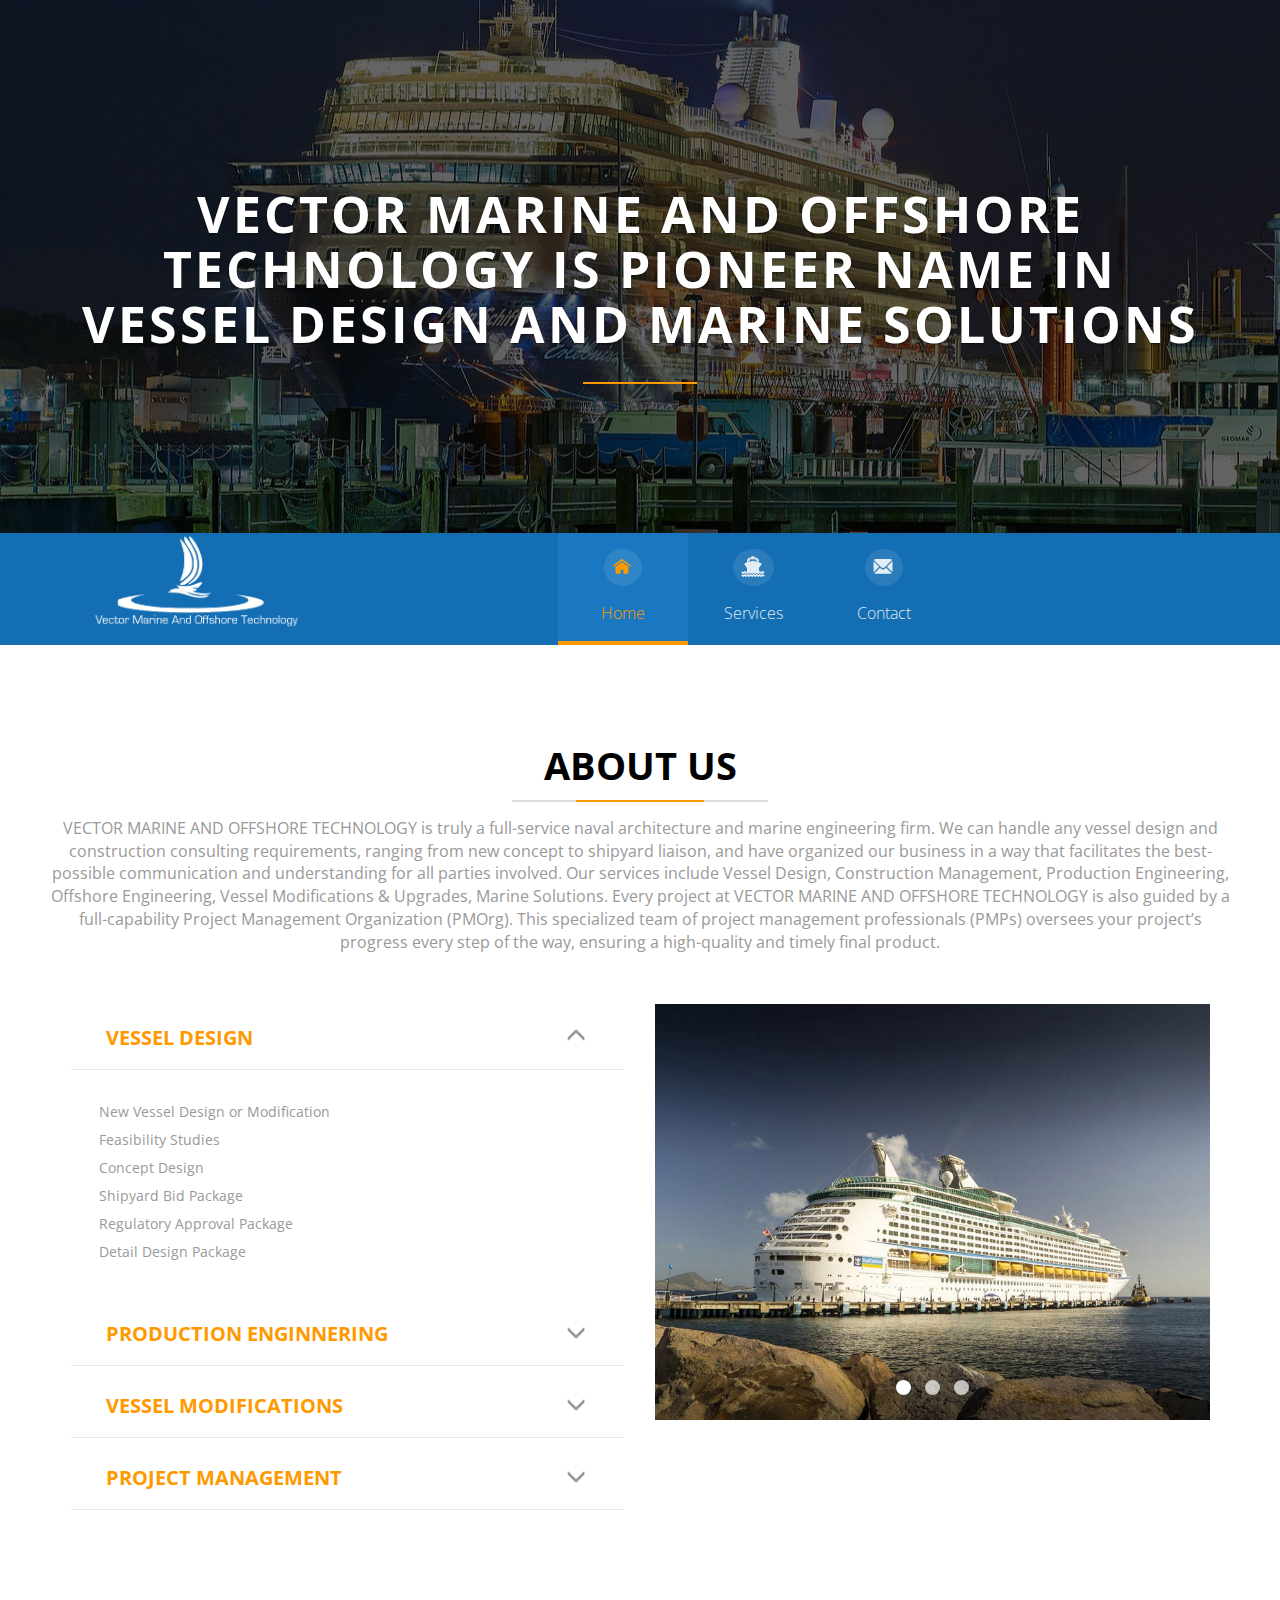
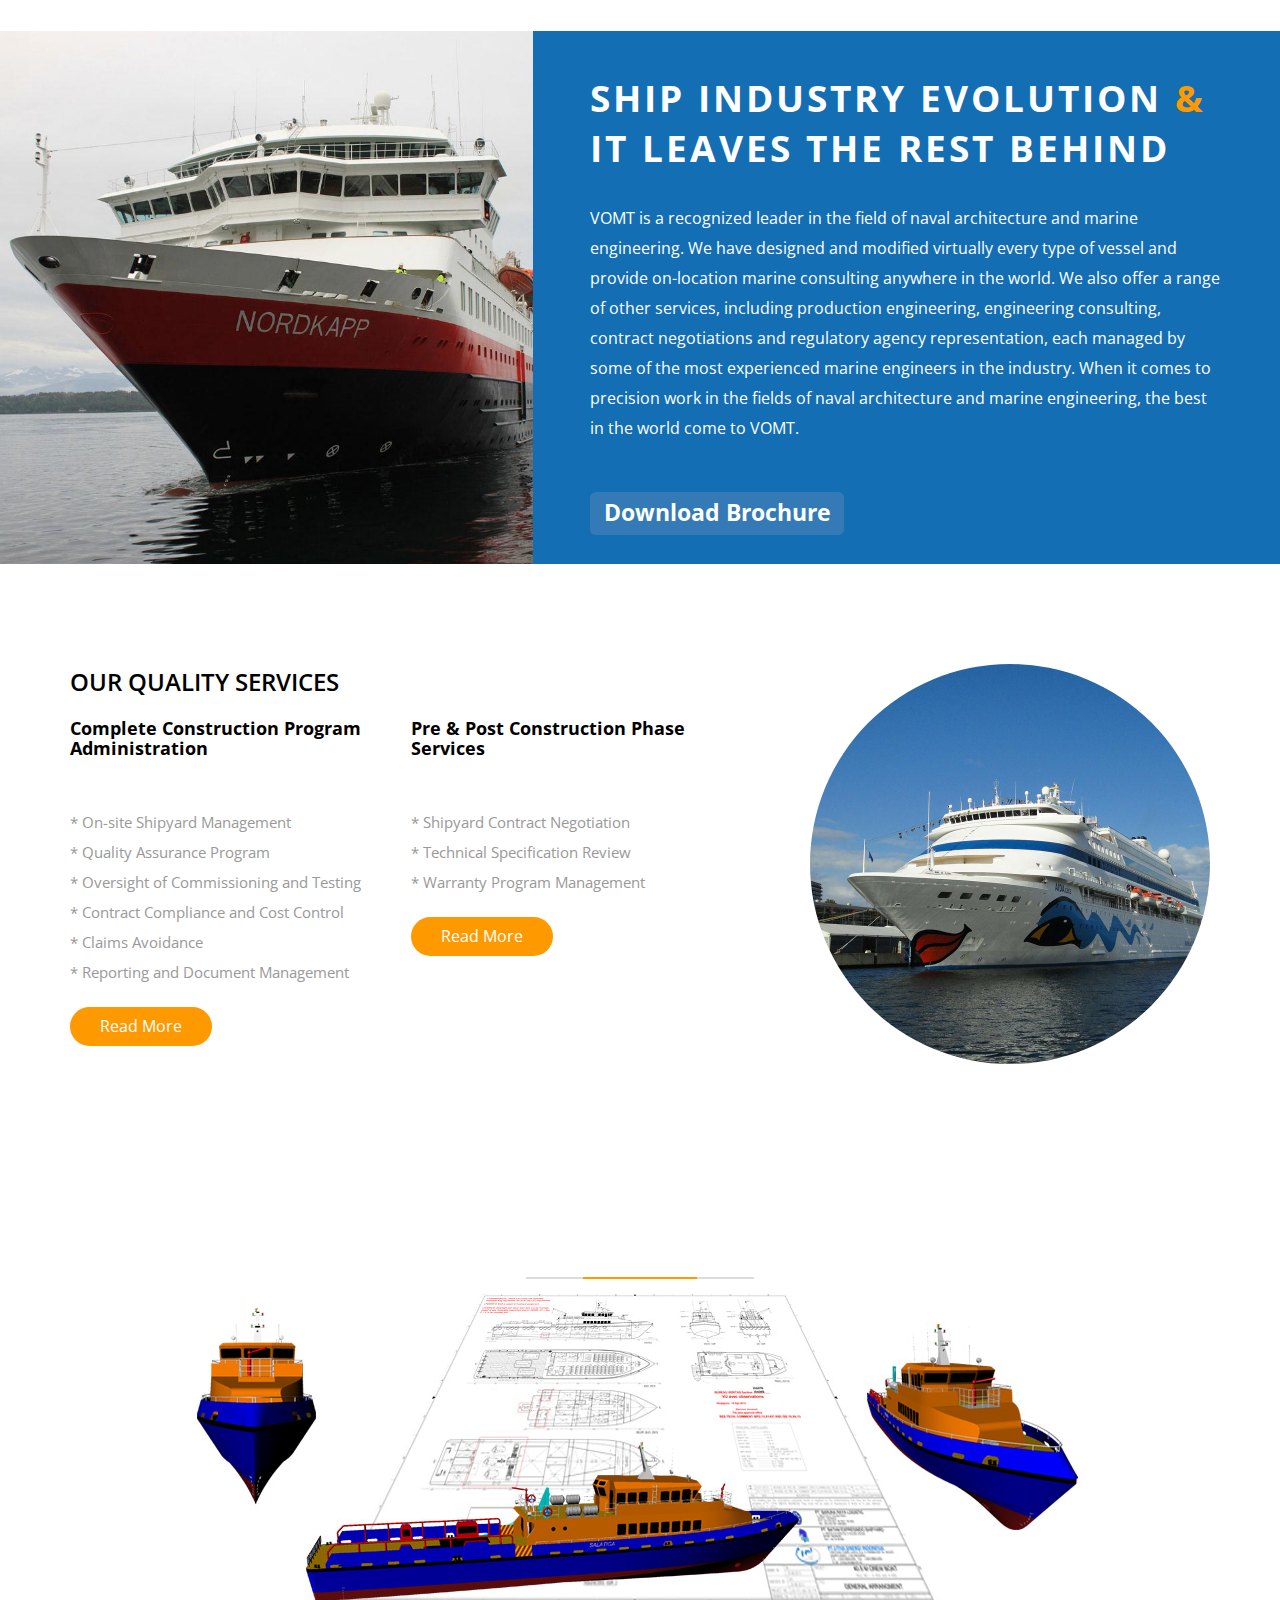
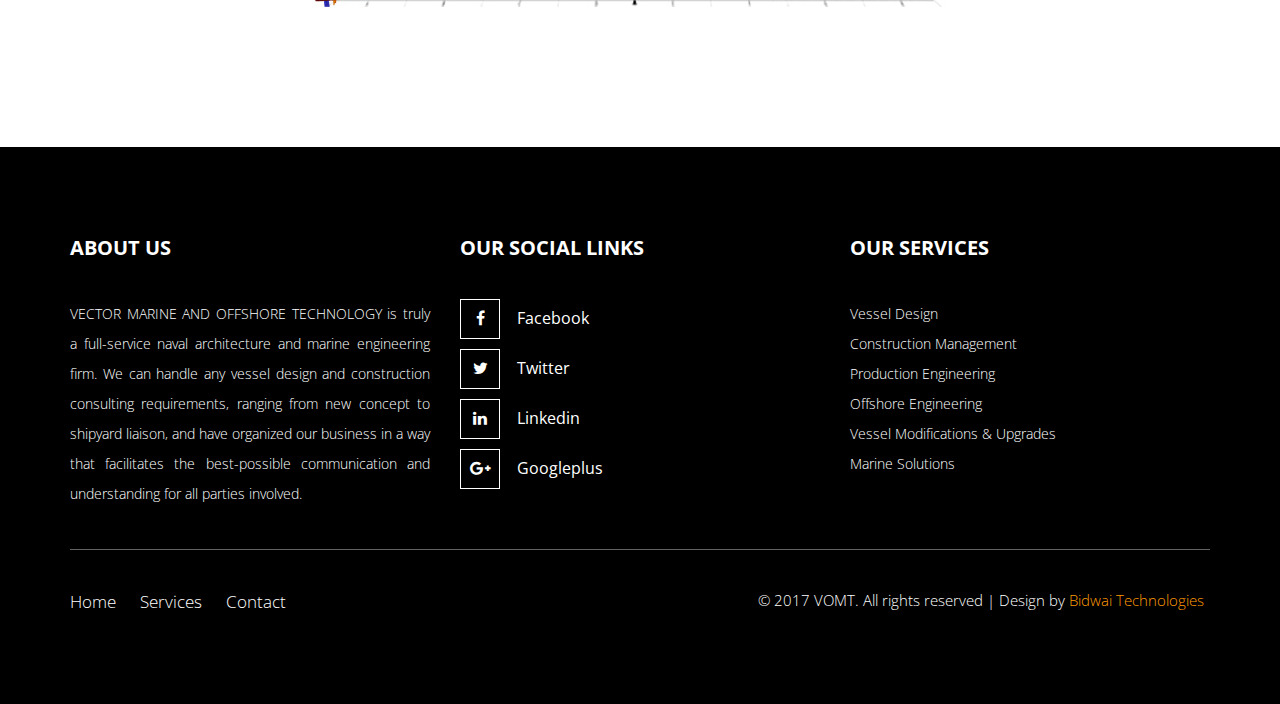
<file: index.html>
<!--
Author: Bidwai Technologies
Author URL: http://www.bidwai.in
License: Creative Commons Attribution 3.0 Unported
License URL: http://creativecommons.org/licenses/by/3.0/
-->
<!DOCTYPE HTML>
<html>

<head>
    <title>VECTOR MARINE AND OFFSHORE TECHNOLOGY : Home</title>
    <meta name="viewport" content="width=device-width, initial-scale=1">
    <meta http-equiv="Content-Type" content="text/html; charset=utf-8" />
    <meta name="keywords" content="Vessel Design,  Construction Management, Production Engineering, Offshore Engineering, Vessel Modifications & Upgrades, Marine Solutions" />
    <script type="application/x-javascript">
    addEventListener("load", function() {
        setTimeout(hideURLbar, 0);
    }, false);

    function hideURLbar() {
        window.scrollTo(0, 1);
    }
    </script>
    <!-- font files -->
    <link href="https://cdnjs.cloudflare.com/ajax/libs/font-awesome/4.6.2/css/font-awesome.min.css" media="all" rel="stylesheet" type="text/css">
    <link href='https://fonts.googleapis.com/css?family=Open+Sans:400,300,600,700,800' rel='stylesheet' type='text/css'>
    <!-- /font files -->
    <!-- css files -->
    <link href="css/bootstrap.min.css" rel="stylesheet" type="text/css" media="all" />
    <link href="css/font-awesome.min.css" rel="stylesheet" type="text/css" media="all" />
    <link href="css/typo.css" rel="stylesheet" type="text/css" media="all" />
    <link href="css/portfolio.css" rel="stylesheet" type="text/css" media="all" />
    <link href="css/serv.css" rel="stylesheet" type="text/css" media="all" />
    <link href="css/nav.css" rel="stylesheet" type="text/css" media="all" />
    <link href="css/style.css" rel="stylesheet" type="text/css" media="all" />
    <!-- /css files -->
    <!-- js files -->
    <script src="js/modernizr.custom.js"></script>
    <!-- /js files -->
</head>

<body>
    <!-- banner section -->
    <section class="banner-w3ls">
        <div class="container">
            <div id="myCarousel" class="carousel slide" data-ride="carousel" data-interval="3500" data-pause="false">
                <div class="carousel-inner" role="listbox">
                    <div class="item active">
                        <div class="carousel-caption">
                            <h3>VECTOR MARINE AND OFFSHORE TECHNOLOGY  is pioneer name in Vessel Design and Marine Solutions  </h3>
                            <span class="line-w3ls"></span>
                            <p></p>
                        </div>
                    </div>
                    <div class="item">
                        <div class="carousel-caption">
                            <h3>More Than Just A Ship Industry.</h3>
                            <span class="line-w3ls"></span>
                            <p> We do Vessel Modifications, Upgrades and Marine Solutions.</p>
                        </div>
                    </div>
                    <div class="item">
                        <div class="carousel-caption">
                            <h3>We are among best Ship Design Consultant in Industry</h3>
                            <span class="line-w3ls"></span>
                            <p>We are also in Construction Management, Production Engineering, Offshore Engineering.</p>
                        </div>
                    </div>
                </div>
            </div>
            <!-- /.carousel -->
        </div>
    </section>
    <!-- /banner section -->
    <!-- navigation -->
    <section class="navigation">
        <div class="container">
            <div class="row">
                <div class="col-lg-5 col-md-5 col-sm-5 nav-w3ls1">
                    <div class="logo">
                        <a href="index.html"><img src="images/vomt-logo.png" width="250px" height="100px"></a>
                    </div>
                </div>
                <div class="col-lg-7 col-md-7 col-sm-7 nav-w3ls2">
                    <div class="main clearfix">
                        <nav id="menu" class="nav">
                            <ul>
                                <li class="active">
                                    <a href="index.html">
                                        <span class="icon"><i aria-hidden="true" class="icon-home"></i></span>
                                        <span>Home</span>
                                    </a>
                                </li>
                                <li>
                                    <a href="service.html">
                                        <span class="icon"><i class="fa fa-ship" aria-hidden="true"></i></span>
                                        <span>Services</span>
                                    </a>
                                </li>
                                <li>
                                    <a href="contact.html">
                                        <span class="icon"><i aria-hidden="true" class="icon-contact"></i></span>
                                        <span>Contact</span>
                                    </a>
                                </li>
                            </ul>
                        </nav>
                    </div>
                </div>
            </div>
        </div>
    </section>
    <!-- /navigation -->
    <!-- about section -->
    <section class="about-us">
        <h2 class="text-center Bidwai Technologies w3 w3l w3ls">About Us</h2>
        <span class="about-line"></span>
        <p class="text-center" class="col-lg-6 col-md-6 col-sm-6" align="justify">VECTOR MARINE AND OFFSHORE TECHNOLOGY  is truly a full-service naval architecture and marine engineering firm. We can handle any vessel design and construction consulting requirements, ranging from new concept to shipyard liaison, and have organized our business in a way that facilitates the best-possible communication and understanding for all parties involved. Our services include Vessel Design, Construction Management, Production Engineering, Offshore Engineering, Vessel Modifications & Upgrades, Marine Solutions. Every project at VECTOR MARINE AND OFFSHORE TECHNOLOGY  is also guided by a full-capability Project Management Organization (PMOrg). This specialized team of project management professionals (PMPs) oversees your project’s progress every step of the way, ensuring a high-quality and timely final product.</p>
        <div class="container">
            <div class="row">
                <div class="col-lg-6 col-md-6 col-sm-6 about-w3ls1">
                    <!-- ACCORDION -->
                    <div class="panel-group" id="accordion" role="tablist" aria-multiselectable="true">
                        <div class="panel panel-default">
                            <div class="panel-heading" role="tab" id="headingOne">
                                <a class="pa_italic" role="button" data-toggle="collapse" data-parent="#accordion" href="#collapseOne" aria-expanded="true" aria-controls="collapseOne">
                                    <h4 class="panel-title asd">
                                    <span class="glyphicon glyphicon-menu-down" aria-hidden="true"></span><i class="glyphicon glyphicon-menu-up" aria-hidden="true"></i>Vessel Design</h4>
                                </a>
                            </div>
                            <div id="collapseOne" class="panel-collapse collapse in" role="tabpanel" aria-labelledby="headingOne">
                                <div class="panel-body panel_text">
                                    <div class="scrollbar" id="style-2">
                                        New Vessel Design or Modification
                                        <br> Feasibility Studies
                                        <br> Concept Design
                                        <br> Shipyard Bid Package
                                        <br> Regulatory Approval Package
                                        <br> Detail Design Package
                                    </div>
                                </div>
                            </div>
                        </div>
                        <div class="panel panel-default">
                            <div class="panel-heading" role="tab" id="headingTwo">
                                <a class="pa_italic collapsed" role="button" data-toggle="collapse" data-parent="#accordion" href="#collapseTwo" aria-expanded="false" aria-controls="collapseTwo">
                                    <h4 class="panel-title asd">
                                    <span class="glyphicon glyphicon-menu-down" aria-hidden="true"></span><i class="glyphicon glyphicon-menu-up" aria-hidden="true"></i>Production Enginnering</h4>
                                </a>
                            </div>
                            <div id="collapseTwo" class="panel-collapse collapse" role="tabpanel" aria-labelledby="headingTwo">
                                <div class="panel-body panel_text">Production engineering takes functional design to the next level by incorporating design information into a full-size 3D model. Our team combines all the details of the structural, electrical, mechanical and HVAC systems of the vessel into one comprehensive model of your project. The result is a virtual vessel that can be inspected early in the design process for safety, maintainability and constructability. Additionally, by previewing the vessel in 3D, project stakeholders have the unique opportunity to confirm the vessel’s layout, maintenance envelopes and operational access. These models can also be easily shared with others at no cost through the NavisWorks software, which enables view-only access to the entire model, without any special hardware requirements.
                                </div>
                            </div>
                        </div>
                        <div class="panel panel-default">
                            <div class="panel-heading" role="tab" id="headingThree">
                                <a class="pa_italic collapsed" role="button" data-toggle="collapse" data-parent="#accordion" href="#collapseThree" aria-expanded="false" aria-controls="collapseThree">
                                    <h4 class="panel-title asd">    
                                    <span class="glyphicon glyphicon-menu-down" aria-hidden="true"></span><i class="glyphicon glyphicon-menu-up" aria-hidden="true"></i>Vessel Modifications</h4>
                                </a>
                            </div>
                            <div id="collapseThree" class="panel-collapse collapse" role="tabpanel" aria-labelledby="headingThree">
                                <div class="panel-body panel_text">VOMT has decades of experience working with existing vessels and developing modifications and upgrades. Our team of experts can modify vessel capacity and improve the function of the vessel for better operation. In addition, we can help our customers meet regulatory and class requirements.
                                    <br>The range of our vessels span from the smallest harbor craft, to very large container and tanker vessels. Our team of naval architects and marine engineers work closely with our customers to ensure that their needs are fully supported along the entire life cycle of the project. Let our full-service firm manage your project from the concept-stage, all the way through vessel delivery.
                                </div>
                            </div>
                        </div>
                        <div class="panel panel-default">
                            <div class="panel-heading" role="tab" id="headingThree">
                                <a class="pa_italic collapsed" role="button" data-toggle="collapse" data-parent="#accordion" href="#collapseFour" aria-expanded="false" aria-controls="collapseFour">
                                    <h4 class="panel-title asd">    
                                    <span class="glyphicon glyphicon-menu-down" aria-hidden="true"></span><i class="glyphicon glyphicon-menu-up" aria-hidden="true"></i>Project Management</h4>
                                </a>
                            </div>
                            <div id="collapseFour" class="panel-collapse collapse" role="tabpanel" aria-labelledby="headingThree">
                                <div class="panel-body panel_text">VOMT has extensive, hands-on experience managing a multitude of project types and sizes. We offer knowledgeable Project Managers (PMs), supported by a strong Project Management Office (PMO) and guided by proven project management processes.
                                    <br>Our PMs have many years of project management experience. Coupled with formal training in the latest project management tools and techniques, VOMT PMs bring a wealth of knowledge to any project.
                                    <br>Each project provides lessons learned. The PMO incorporates these lessons learned into our existing processes, ensuring continual improvement – a true benefit to our customers.
                                </div>
                            </div>
                        </div>
                    </div>
                </div>
                <div class="col-lg-6 col-md-6 col-sm-6 about-w3ls2">
                    <div id="Fader" class="fader">
                        <img class="slide img-responsive" src="images/about-img1.jpg" alt="Bidwai Technologies" title="Bidwai Technologies" />
                        <img class="slide img-responsive" src="images/about-img2.jpg" alt="Bidwai Technologies" title="Bidwai Technologies" />
                        <img class="slide img-responsive" src="images/about-img3.jpg" alt="Bidwai Technologies" title="Bidwai Technologies" />
                        <div class="fader_controls">
                            <ul class="pager_list">
                            </ul>
                        </div>
                    </div>
                </div>
            </div>
        </div>
    </section>
    <!-- /about section -->
    <!-- info section -->
    <section class="info">
        <div class="container-fluid">
            <div class="row">
                <div class="col-lg-5 col-md-5 col-sm-5 info-w3ls1">
                    <img src="images/info-img.jpg" class="img-responsive" alt="Bidwai Technologies" title="Bidwai Technologies">
                </div>
                <div class="col-lg-7 col-md-7 col-sm-7 info-w3ls2">
                    <div class="info-details">
                        <h3>Ship Industry Evolution <span>&</span> It Leaves The Rest Behind</h3>
                        <p class="info-p">VOMT is a recognized leader in the field of naval architecture and marine engineering. We have designed and modified virtually every type of vessel and provide on-location marine consulting anywhere in the world. We also offer a range of other services, including production engineering, engineering consulting, contract negotiations and regulatory agency representation, each managed by some of the most experienced marine engineers in the industry. When it comes to precision work in the fields of naval architecture and marine engineering, the best in the world come to VOMT.</p>
                        <br>
                        <p align="Center">
                            <h2><a href="images/offshore-brochure-compact.pdf" target="_blank"><span class="label label-primary">Download Brochure</span></a></h2></p>
                        <!-- <ul class="info-features">
                            <li><i class="fa fa-certificate" aria-hidden="true"></i> Lorem Ipsum Color</li>
                            <li><i class="fa fa-certificate" aria-hidden="true"></i> Sit Amet Consectetur</li>
                            <li><i class="fa fa-certificate" aria-hidden="true"></i> Adipiscing Elit Phasellus</li>
                        </ul> -->
                    </div>
                </div>
            </div>
        </div>
    </section>
    <!-- /info section -->
    <!-- objectives section -->
    <section class="objectives">
        <div class="container">
            <div class="row">
                <div class="col-lg-7 col-md-7 obj-w3ls1">
                    <h3>Our Quality Services</h3>
                    <div class="row">
                        <div class="col-sm-6">
                            <a href="blogpost.html" class="object-agile1"><h5>Complete Construction Program Administration</h5></a>
                            <p>
                                <br> * On-site Shipyard Management
                                <br> * Quality Assurance Program
                                <br> * Oversight of Commissioning and Testing
                                <br> * Contract Compliance and Cost Control
                                <br> * Claims Avoidance
                                <br> * Reporting and Document Management
                            </p>
                            <a href="service.html" class="object-agile2">Read More</a>
                        </div>
                        <div class="col-sm-6">
                            <a href="blogpost.html" class="object-agile1"><h5>Pre & Post Construction Phase Services</h5></a>
                            <p>
                                <br> * Shipyard Contract Negotiation
                                <br> * Technical Specification Review
                                <br> * Warranty Program Management</p>
                            <a href="service.html" class="object-agile2">Read More</a>
                        </div>
                    </div>
                </div>
                <div class="col-lg-5 col-md-5 obj-w3ls2">
                    <div class="object-img-w3ls">
                        <img src="images/object-img.jpg" class="img-circle img-responsive" alt="Bidwai Technologies" title="Bidwai Technologies">
                    </div>
                </div>
            </div>
        </div>
    </section>
    <!-- /objectives section -->
    <!-- statistics section -->
    <section class="stats">
        <div class="container">
            <h3 class="text-center agileits-Bidwai Technologies agile w3-agile"></h3>
            <p class="text-center agileits-Bidwai Technologies agile w3-agile"> <img src="images/new.jpg" alt="Bidwai Technologies" title="Bidwai Technologies"></p>
        </div>
    </section>
    <!-- /statistics section -->
    <!-- partners section -->
    <!--     <section class="partners">
    <div class="container">
        <h3 class="text-center">Our Partners</h3>
        <p class="text-center"></p>
        <div class="sliderfig">
            <ul id="flexiselDemo1">         
                <li>
                    <img src="images/part-img7.jpg" alt="Bidwai Technologies" title="Bidwai Technologies" class="img-responsive" />
                </li>
                <li>
                    <img src="images/part-img6.jpg" alt="Bidwai Technologies" title="Bidwai Technologies" class="img-responsive" />
                </li>
                <li>
                    <img src="images/part-img4.jpg" alt="Bidwai Technologies" title="Bidwai Technologies" class="img-responsive" />
                </li>
                <li>
                    <img src="images/part-img3.jpg" alt="Bidwai Technologies" title="Bidwai Technologies" class="img-responsive" />
                </li>
                <li>
                    <img src="images/part-img2.jpg" alt="Bidwai Technologies" title="Bidwai Technologies" class="img-responsive" />
                </li>
                <li>
                    <img src="images/part-img5.png" alt="Bidwai Technologies" title="Bidwai Technologies" class="img-responsive" />
                </li>
                <li>
                    <img src="images/part-img1.jpg" alt="Bidwai Technologies" title="Bidwai Technologies" class="img-responsive" />
                </li>
            </ul>
        </div>
    </div>
</section> -->
    <!-- /partners section -->
    <!-- footer section -->
    <section class="footer">
        <div class="container">
            <div class="row">
                <div class="col-lg-4 col-md-4 footer-w3ls1">
                    <h3>About Us</h3>
                    <p class="footer-p1" align="justify">VECTOR MARINE AND OFFSHORE TECHNOLOGY  is truly a full-service naval architecture and marine engineering firm. We can handle any vessel design and construction consulting requirements, ranging from new concept to shipyard liaison, and have organized our business in a way that facilitates the best-possible communication and understanding for all parties involved. </p>
                </div>
                <div class="col-lg-4 col-md-4 footer-w3ls2">
                    <h3>Our Social Links</h3>
                    <ul class="social-icons">
                        <li><a href="#"><i class="fa fa-facebook"></i>Facebook</a></li>
                        <li><a href="#"><i class="fa fa-twitter"></i>Twitter</a></li>
                        <li><a href="#"><i class="fa fa-linkedin"></i>Linkedin</a></li>
                        <li><a href="#"><i class="fa fa-google-plus"></i>Googleplus</a></li>
                    </ul>
                </div>
                <div class="col-lg-4 col-md-4 footer-w3ls3">
                    <h3>Our Services</h3>
                    <p class="footer-p1">Vessel Design
                        <br> Construction Management
                        <br> Production Engineering
                        <br> Offshore Engineering
                        <br> Vessel Modifications & Upgrades
                        <br> Marine Solutions
                        <br>
                    </p>
                </div>
            </div>
            <hr>
            <div class="row">
                <div class="col-lg-7 copy-w3ls1">
                    <ul class="nav-links">
                        <li><a href="index.html">Home</a></li>
                        <li><a href="service.html">Services</a></li>
                        <li><a href="contact.html">Contact</a></li>
                    </ul>
                </div>
                <div class="col-lg-5 copy-w3ls2">
                    <p class="copyright">&copy; 2017 VOMT. All rights reserved | Design by <a href="http://www.bidwai.in/" target="_blank">Bidwai Technologies</a></p>
                </div>
            </div>
        </div>
    </section>
    <!-- /footer section -->
    <!-- back to top -->
    <a href="#0" class="cd-top">Top</a>
    <!-- /back to top -->
    <!-- js files -->
    <script src="js/jquery.min.js"></script>
    <script src="js/bootstrap.min.js"></script>
    <script src="js/SmoothScroll.min.js"></script>
    <!-- js for back to top -->
    <script src="js/top.js"></script>
    <!-- /js for back to top -->
    <!-- js for navigation -->
    <script>
    //  The function to change the class
    var changeClass = function(r, className1, className2) {
        var regex = new RegExp("(?:^|\\s+)" + className1 + "(?:\\s+|$)");
        if (regex.test(r.className)) {
            r.className = r.className.replace(regex, ' ' + className2 + ' ');
        } else {
            r.className = r.className.replace(new RegExp("(?:^|\\s+)" + className2 + "(?:\\s+|$)"), ' ' + className1 + ' ');
        }
        return r.className;
    };

    //  Creating our button in JS for smaller screens
    var menuElements = document.getElementById('menu');
    menuElements.insertAdjacentHTML('afterBegin', '<button type="button" id="menutoggle" class="navtoogle" aria-hidden="true"><i aria-hidden="true" class="icon-menu"> </i> Menu</button>');

    //  Toggle the class on click to show / hide the menu
    document.getElementById('menutoggle').onclick = function() {
        changeClass(this, 'navtoogle active', 'navtoogle');
    }

    // http://www.bidwai.in/codrops/2013/05/08/responsive-retina-ready-menu/comment-page-2/#comment-438918
    document.onclick = function(e) {
        var mobileButton = document.getElementById('menutoggle'),
            buttonStyle = mobileButton.currentStyle ? mobileButton.currentStyle.display : getComputedStyle(mobileButton, null).display;

        if (buttonStyle === 'block' && e.target !== mobileButton && new RegExp(' ' + 'active' + ' ').test(' ' + mobileButton.className + ' ')) {
            changeClass(mobileButton, 'navtoogle active', 'navtoogle');
        }
    }
    </script>
    <!-- /js for navigation -->
    <!-- js for about section -->
    <script src="js/slideshow.js"></script>
    <!-- /js for about section -->
    <!-- js for stats section -->
    <script type="text/javascript" src="js/numscroller-1.0.js"></script>
    <!-- /js for stats section -->
    <script type="text/javascript">
    $(window).load(function() {
        $("#flexiselDemo1").flexisel({
            visibleItems: 4,
            animationSpeed: 1000,
            autoPlay: true,
            autoPlaySpeed: 3000,
            pauseOnHover: true,
            enableResponsiveBreakpoints: true,
            responsiveBreakpoints: {
                portrait: {
                    changePoint: 480,
                    visibleItems: 1
                },
                landscape: {
                    changePoint: 640,
                    visibleItems: 2
                },
                tablet: {
                    changePoint: 768,
                    visibleItems: 3
                }
            }
        });

    });
    </script>
    <script type="text/javascript" src="js/jquery.flexisel.js"></script>
    <!--Start of Tawk.to Script-->
    <script type="text/javascript">
    var Tawk_API = Tawk_API || {},
        Tawk_LoadStart = new Date();
    (function() {
        var s1 = document.createElement("script"),
            s0 = document.getElementsByTagName("script")[0];
        s1.async = true;
        s1.src = 'https://embed.tawk.to/5959ef8fe9c6d324a473877b/default';
        s1.charset = 'UTF-8';
        s1.setAttribute('crossorigin', '*');
        s0.parentNode.insertBefore(s1, s0);
    })();
    </script>
    <!--End of Tawk.to Script-->
    <!-- /js files -->
</body>

</html>
</file>
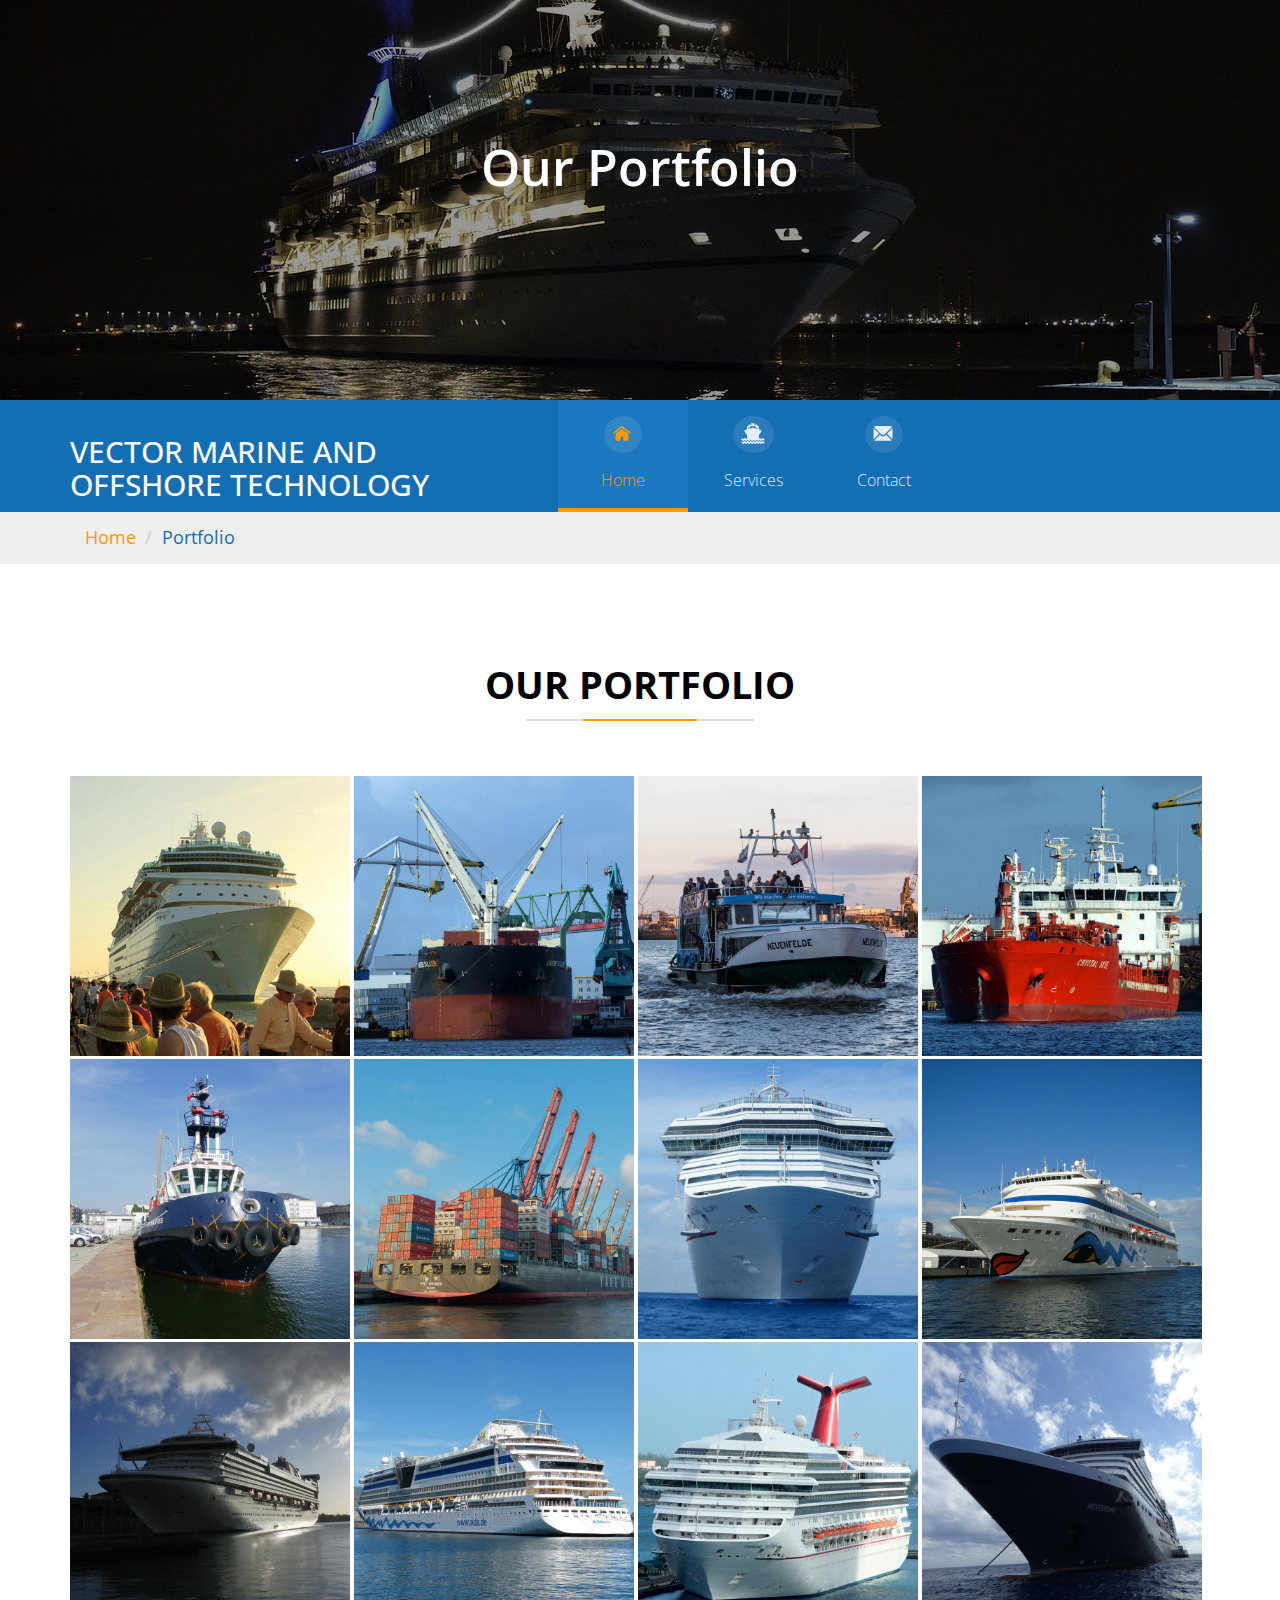
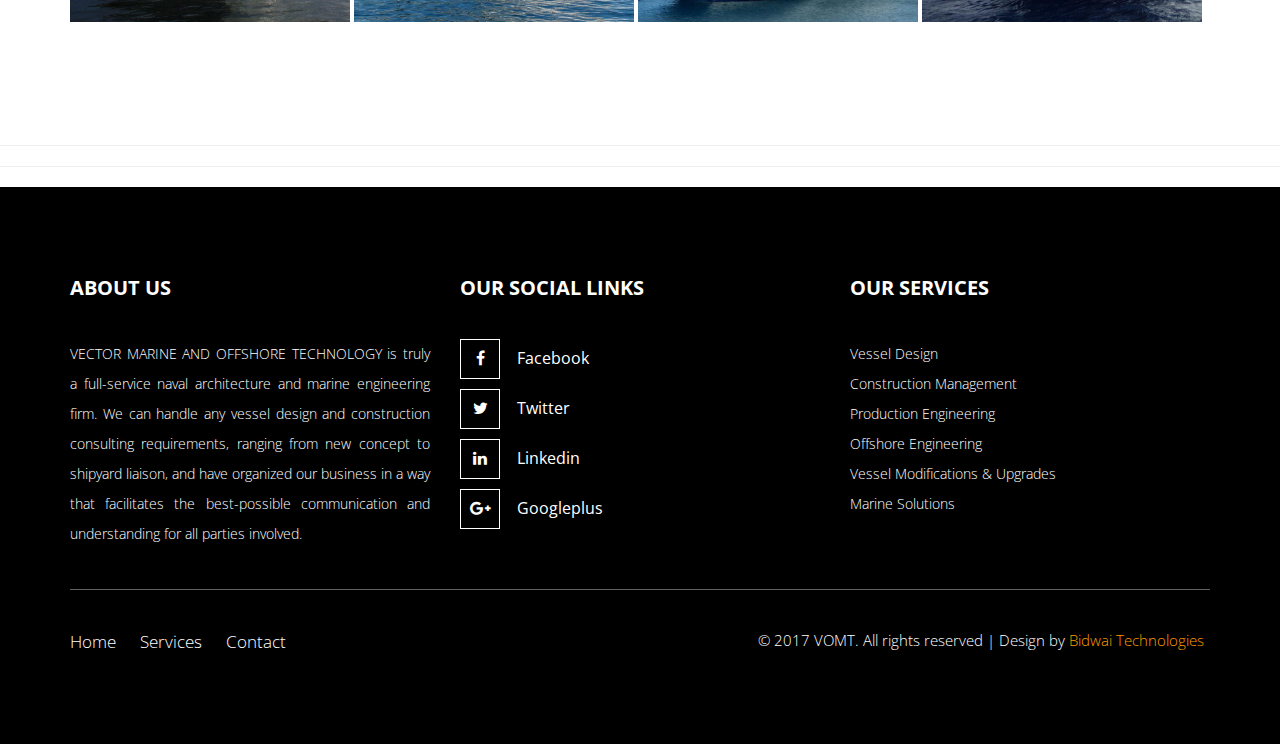
<file: 1.html>
<!--
Author: Bidwai Technologies
Author URL: http://www.bidwai.in
License: Creative Commons Attribution 3.0 Unported
License URL: http://creativecommons.org/licenses/by/3.0/
-->
<!DOCTYPE HTML>
<html>

<head>
    <title>Portfolio :: VECTOR MARINE AND OFFSHORE TECHNOLOGY </title>
    <meta name="viewport" content="width=device-width, initial-scale=1">
    <meta http-equiv="Content-Type" content="text/html; charset=utf-8" />
    <meta name="keywords" content="Ship Industry Responsive web template, Bootstrap Web Templates, Flat Web Templates, Android Compatible web template, 
Smartphone Compatible web template, free webdesigns for Nokia, Samsung, LG, SonyEricsson, Motorola web design" />
    <script type="application/x-javascript">
    addEventListener("load", function() {
        setTimeout(hideURLbar, 0);
    }, false);

    function hideURLbar() {
        window.scrollTo(0, 1);
    }
    </script>
    <!-- font files -->
    <link href="https://cdnjs.cloudflare.com/ajax/libs/font-awesome/4.6.2/css/font-awesome.min.css" media="all" rel="stylesheet" type="text/css">
    <link href='https://fonts.googleapis.com/css?family=Open+Sans:400,300,600,700,800' rel='stylesheet' type='text/css'>
    <!-- /font files -->
    <!-- css files -->
    <link href="css/bootstrap.min.css" rel="stylesheet" type="text/css" media="all" />
    <link href="css/font-awesome.min.css" rel="stylesheet" type="text/css" media="all" />
    <link href="css/typo.css" rel="stylesheet" type="text/css" media="all" />
    <link href="css/portfolio.css" rel="stylesheet" type="text/css" media="all" />
    <link href="css/serv.css" rel="stylesheet" type="text/css" media="all" />
    <link href="css/nav.css" rel="stylesheet" type="text/css" media="all" />
    <link href="css/style.css" rel="stylesheet" type="text/css" media="all" />
    <!-- /css files -->
    <!-- js files -->
    <script src="js/modernizr.custom.js"></script>
    <!-- /js files -->
</head>

<body>
    <!-- banner section -->
    <section class="inner-banner">
        <div class="container">
            <div class="row">
                <div class="col-lg-12 col-md-12 col-sm-12 col-xs-12">
                    <h2 class="page-header text-center">Our Portfolio</h2>
                </div>
            </div>
        </div>
    </section>
    <!-- /banner section -->
    <!-- navigation -->
     <section class="navigation">
        <div class="container">
            <div class="row">
                <div class="col-lg-5 col-md-5 col-sm-5 nav-w3ls1">
                    <div class="logo">
                        <a href="index.html" class="logo-w3ls"><h2>VECTOR MARINE AND OFFSHORE TECHNOLOGY </h2></a>
                    </div>
                </div>
                <div class="col-lg-7 col-md-7 col-sm-7 nav-w3ls2">
                    <div class="main clearfix">
                        <nav id="menu" class="nav">
                            <ul>
                                <li class="active">
                                    <a href="index.html">
                                        <span class="icon"><i aria-hidden="true" class="icon-home"></i></span>
                                        <span>Home</span>
                                    </a>
                                </li>
                                <li>
                                    <a href="service.html">
                                        <span class="icon"><i class="fa fa-ship" aria-hidden="true"></i></span>
                                        <span>Services</span>
                                    </a>
                                </li>
                                <li>
                                    <a href="contact.html">
                                        <span class="icon"><i aria-hidden="true" class="icon-contact"></i></span>
                                        <span>Contact</span>
                                    </a>
                                </li>
                            </ul>
                        </nav>
                    </div>
                </div>
            </div>
        </div>
    </section>
    <!-- /navigation -->
    <section class="page-crumb">
        <!-- Page Content -->
        <div class="container">
            <!-- Page Heading/Breadcrumbs -->
            <div class="row">
                <div class="col-lg-12">
                    <ol class="breadcrumb">
                        <li><a href="index.html">Home</a>
                        </li>
                        <li class="active">Portfolio</li>
                    </ol>
                </div>
            </div>
            <!-- /.row -->
        </div>
    </section>
    <section class="portfolio-w3ls">
        <div class="container">
            <h3 class="text-center Bidwai Technologies w3 w3l w3ls agileits agileinfo wthree w3-agileits agileits-Bidwai Technologies agile w3-agile">Our Portfolio</h3>
            <p class="text-center Bidwai Technologies w3 w3l w3ls agileits agileinfo wthree w3-agileits agileits-Bidwai Technologies agile w3-agile"></p>
            <div>
                <a class="example-image-link" href="images/port-img1.jpg" data-lightbox="example-set" data-title="">
                    <img class="example-image img-responsive" src="images/port-img1.jpg" alt="Bidwai Technologies" title="Bidwai Technologies" />
                </a>
                <a class="example-image-link" href="images/port-img2.jpg" data-lightbox="example-set" data-title="">
                    <img class="example-image img-responsive" src="images/port-img2.jpg" alt="" />
                </a>
                <a class="example-image-link" href="images/port-img3.jpg" data-lightbox="example-set" data-title="">
                    <img class="example-image img-responsive" src="images/port-img3.jpg" alt="" />
                </a>
                <a class="example-image-link" href="images/port-img4.jpg" data-lightbox="example-set" data-title="">
                    <img class="example-image img-responsive" src="images/port-img4.jpg" alt="" />
                </a>
                <a class="example-image-link" href="images/port-img5.jpg" data-lightbox="example-set" data-title="">
                    <img class="example-image img-responsive" src="images/port-img5.jpg" alt="" />
                </a>
                <a class="example-image-link" href="images/port-img6.jpg" data-lightbox="example-set" data-title="">
                    <img class="example-image img-responsive" src="images/port-img6.jpg" alt="" />
                </a>
                <a class="example-image-link" href="images/port-img7.jpg" data-lightbox="example-set" data-title="">
                    <img class="example-image img-responsive" src="images/port-img7.jpg" alt="" />
                </a>
                <a class="example-image-link" href="images/port-img8.jpg" data-lightbox="example-set" data-title="">
                    <img class="example-image img-responsive" src="images/port-img8.jpg" alt="" />
                </a>
                <a class="example-image-link" href="images/port-img9.jpg" data-lightbox="example-set" data-title="">
                    <img class="example-image img-responsive" src="images/port-img9.jpg" alt="" />
                </a>
                <a class="example-image-link" href="images/port-img10.jpg" data-lightbox="example-set" data-title="">
                    <img class="example-image img-responsive" src="images/port-img10.jpg" alt="" />
                </a>
                <a class="example-image-link" href="images/port-img11.jpg" data-lightbox="example-set" data-title="">
                    <img class="example-image img-responsive" src="images/port-img11.jpg" alt="" />
                </a>
                <a class="example-image-link" href="images/port-img12.jpg" data-lightbox="example-set" data-title="">
                    <img class="example-image img-responsive" src="images/port-img12.jpg" alt="" />
                </a>
            </div>
        </div>
    </section>
    <hr>
    <hr>
    <!-- footer section -->
     <section class="footer">
        <div class="container">
            <div class="row">
                <div class="col-lg-4 col-md-4 footer-w3ls1">
                    <h3>About Us</h3>
                    <p class="footer-p1" align="justify">VECTOR MARINE AND OFFSHORE TECHNOLOGY  is truly a full-service naval architecture and marine engineering firm. We can handle any vessel design and construction consulting requirements, ranging from new concept to shipyard liaison, and have organized our business in a way that facilitates the best-possible communication and understanding for all parties involved. </p>
                </div>
                <div class="col-lg-4 col-md-4 footer-w3ls2">
                    <h3>Our Social Links</h3>
                    <ul class="social-icons">
                        <li><a href="#"><i class="fa fa-facebook"></i>Facebook</a></li>
                        <li><a href="#"><i class="fa fa-twitter"></i>Twitter</a></li>
                        <li><a href="#"><i class="fa fa-linkedin"></i>Linkedin</a></li>
                        <li><a href="#"><i class="fa fa-google-plus"></i>Googleplus</a></li>
                    </ul>
                </div>
                <div class="col-lg-4 col-md-4 footer-w3ls3">
                    <h3>Our Services</h3>
                    <p class="footer-p1">Vessel Design
                        <br> Construction Management
                        <br> Production Engineering
                        <br> Offshore Engineering
                        <br> Vessel Modifications & Upgrades
                        <br> Marine Solutions
                        <br>
                    </p>
                </div>
            </div>
            <hr>
            <div class="row">
                <div class="col-lg-7 copy-w3ls1">
                    <ul class="nav-links">
                        <li><a href="index.html">Home</a></li>
                        <li><a href="service.html">Services</a></li>
                        
                        <li><a href="contact.html">Contact</a></li>
                    </ul>
                </div>
                <div class="col-lg-5 copy-w3ls2">
                    <p class="copyright">&copy; 2017 VOMT. All rights reserved | Design by <a href="http://www.bidwai.in/" target="_blank">Bidwai Technologies</a></p>
                </div>
            </div>
        </div>
    </section>
    <!-- /footer section -->
    <!-- back to top -->
    <a href="#0" class="cd-top">Top</a>
    <!-- /back to top -->
    <!-- js files -->
    <script src="js/jquery.min.js"></script>
    <script src="js/bootstrap.min.js"></script>
    <script src="js/SmoothScroll.min.js"></script>
    <!-- js for back to top -->
    <script src="js/top.js"></script>
    <!-- /js for back to top -->
    <!-- js for navigation -->
    <script>
    //  The function to change the class
    var changeClass = function(r, className1, className2) {
        var regex = new RegExp("(?:^|\\s+)" + className1 + "(?:\\s+|$)");
        if (regex.test(r.className)) {
            r.className = r.className.replace(regex, ' ' + className2 + ' ');
        } else {
            r.className = r.className.replace(new RegExp("(?:^|\\s+)" + className2 + "(?:\\s+|$)"), ' ' + className1 + ' ');
        }
        return r.className;
    };

    //  Creating our button in JS for smaller screens
    var menuElements = document.getElementById('menu');
    menuElements.insertAdjacentHTML('afterBegin', '<button type="button" id="menutoggle" class="navtoogle" aria-hidden="true"><i aria-hidden="true" class="icon-menu"> </i> Menu</button>');

    //  Toggle the class on click to show / hide the menu
    document.getElementById('menutoggle').onclick = function() {
        changeClass(this, 'navtoogle active', 'navtoogle');
    }

    // http://www.bidwai.in/codrops/2013/05/08/responsive-retina-ready-menu/comment-page-2/#comment-438918
    document.onclick = function(e) {
        var mobileButton = document.getElementById('menutoggle'),
            buttonStyle = mobileButton.currentStyle ? mobileButton.currentStyle.display : getComputedStyle(mobileButton, null).display;

        if (buttonStyle === 'block' && e.target !== mobileButton && new RegExp(' ' + 'active' + ' ').test(' ' + mobileButton.className + ' ')) {
            changeClass(mobileButton, 'navtoogle active', 'navtoogle');
        }
    }
    </script>
    <!-- /js for navigation -->
    <!-- js for portfolio -->
    <script src="js/lightbox-plus-jquery.min.js"></script>
    <!-- /js for portfolio -->
    <!-- /js files -->
</body>

</html>
</file>
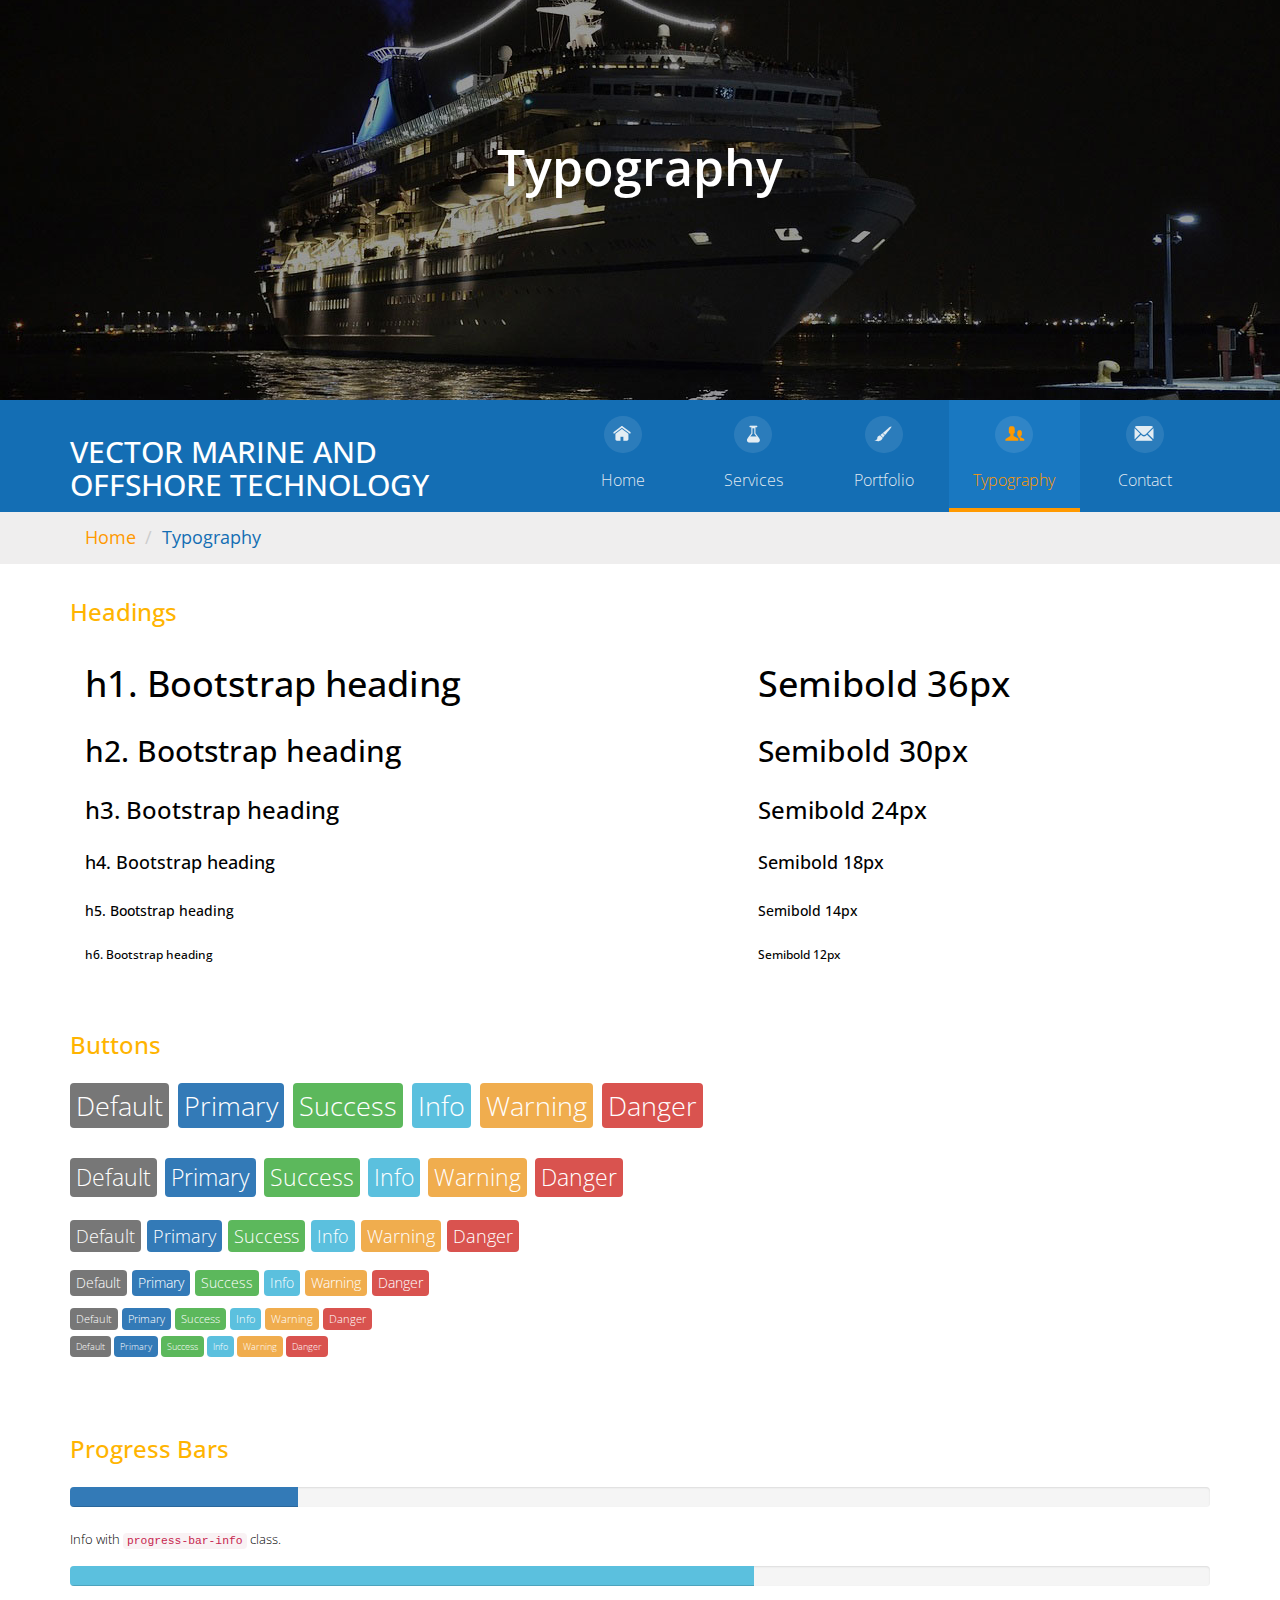
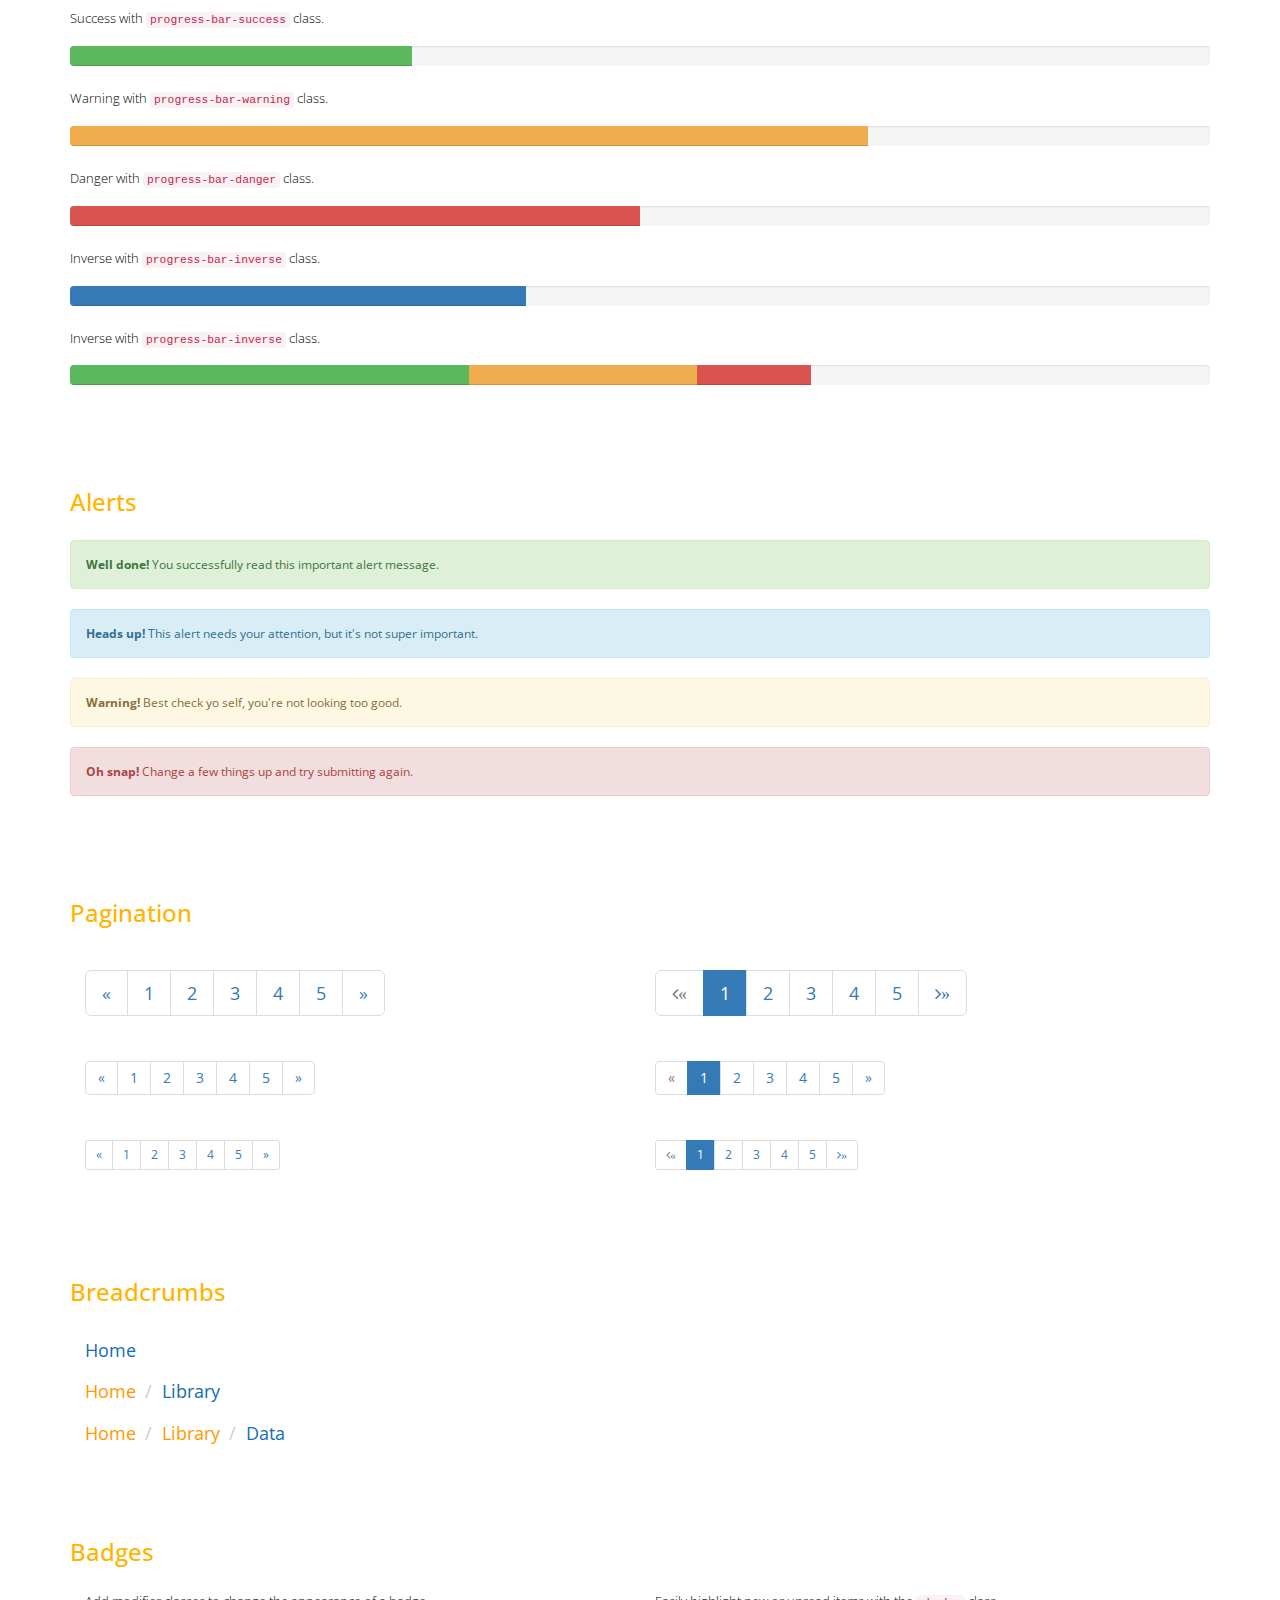
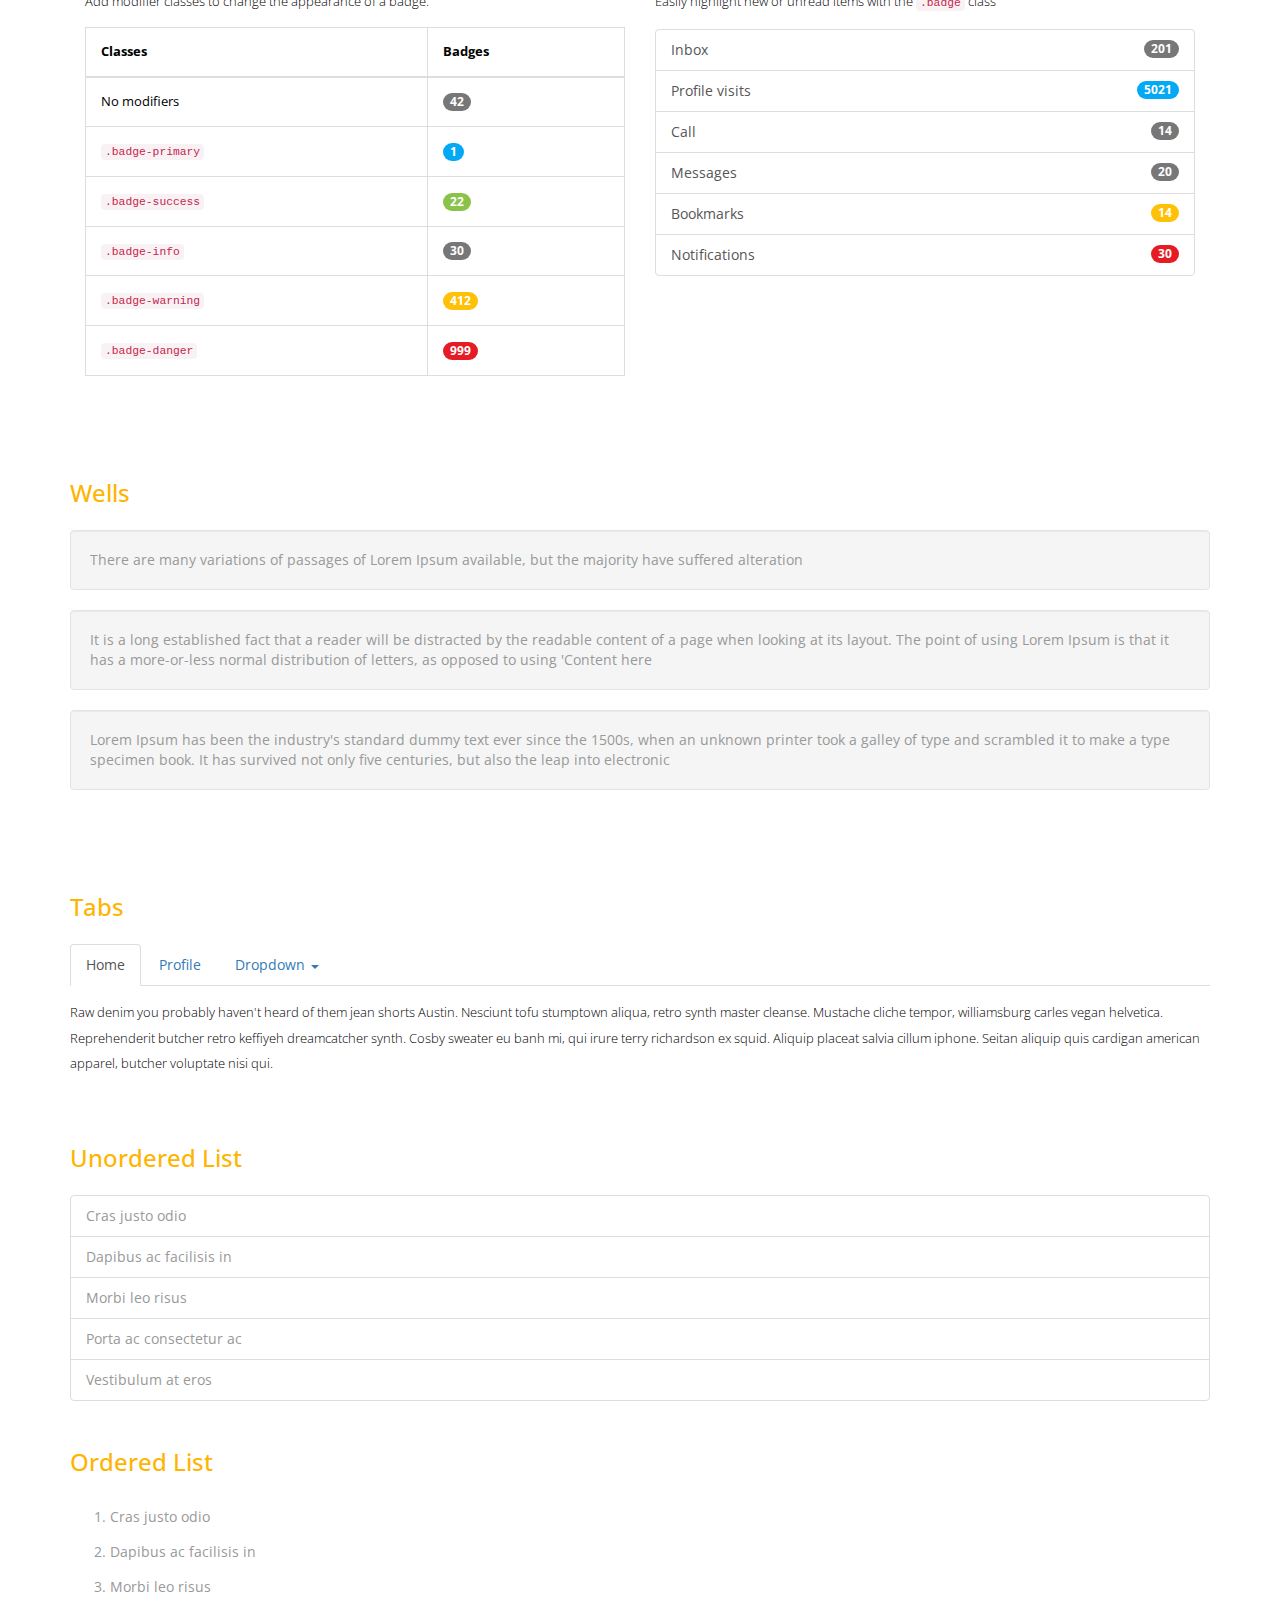
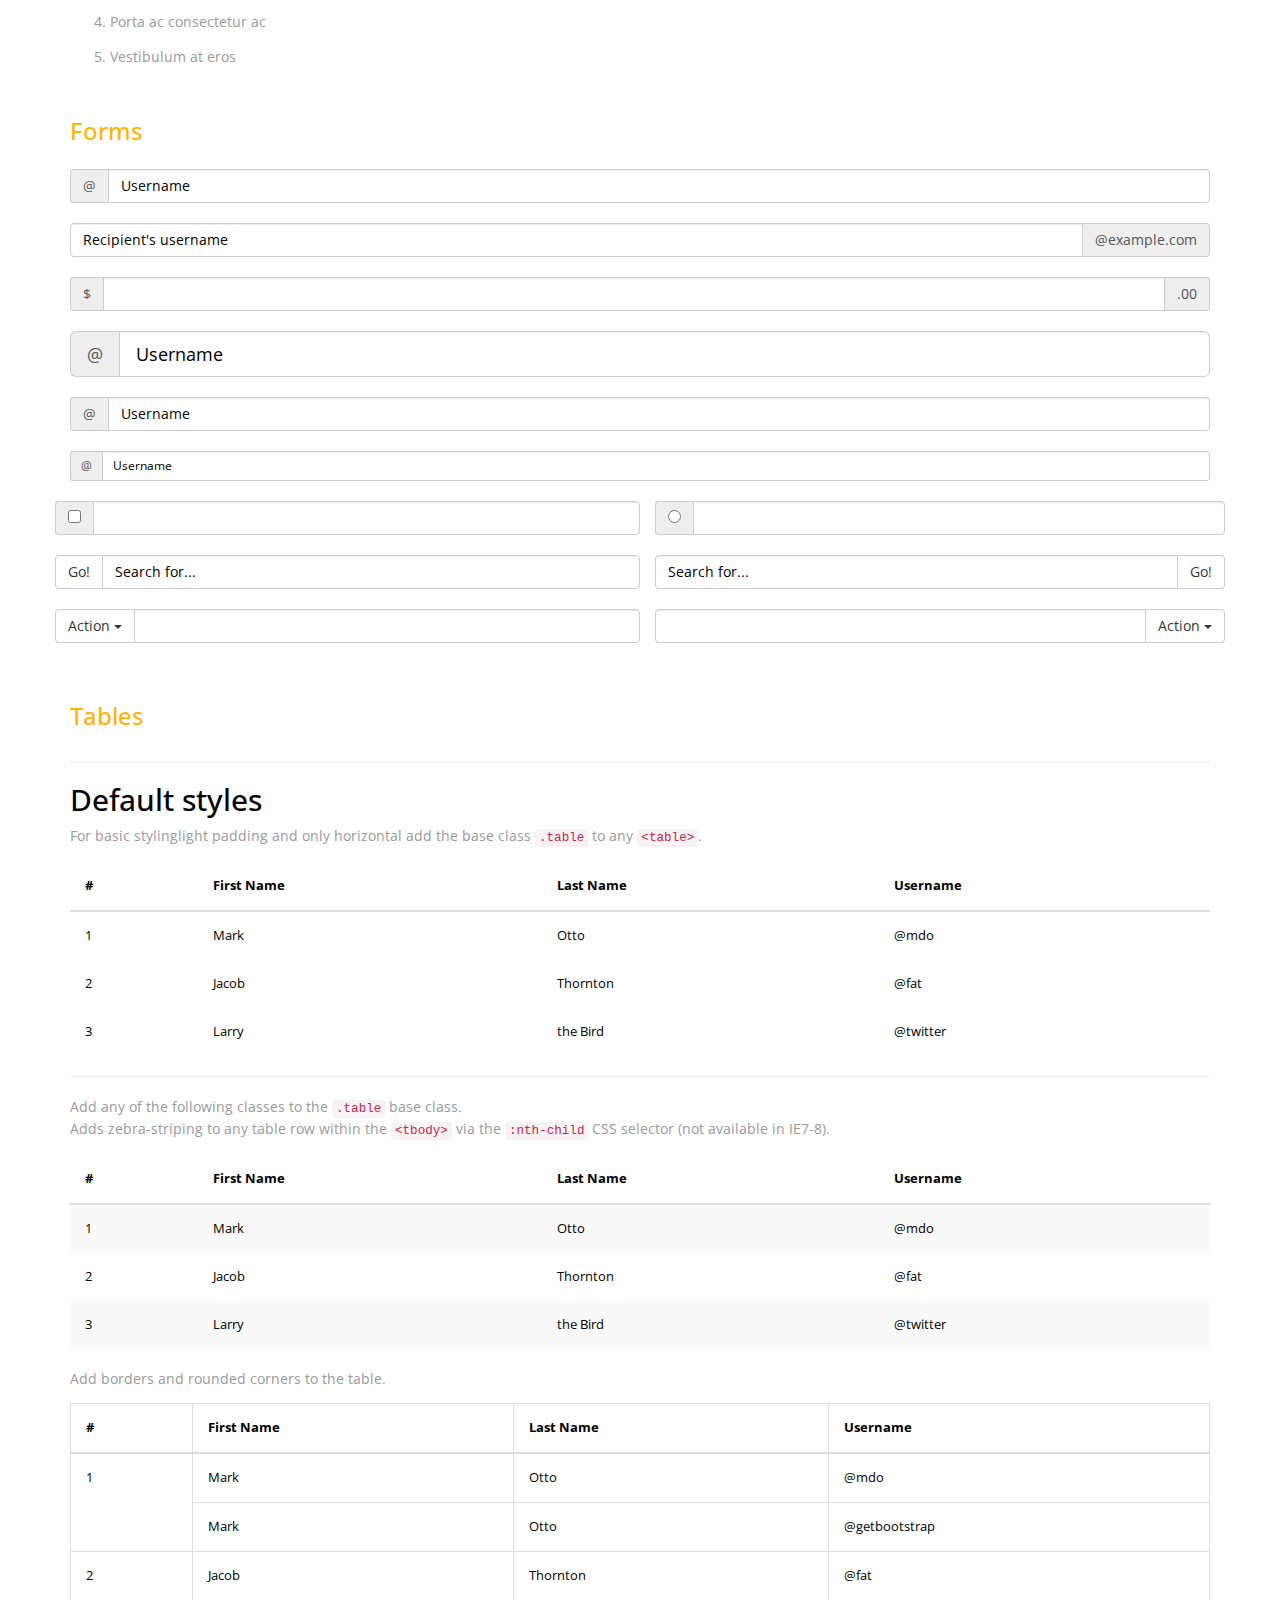
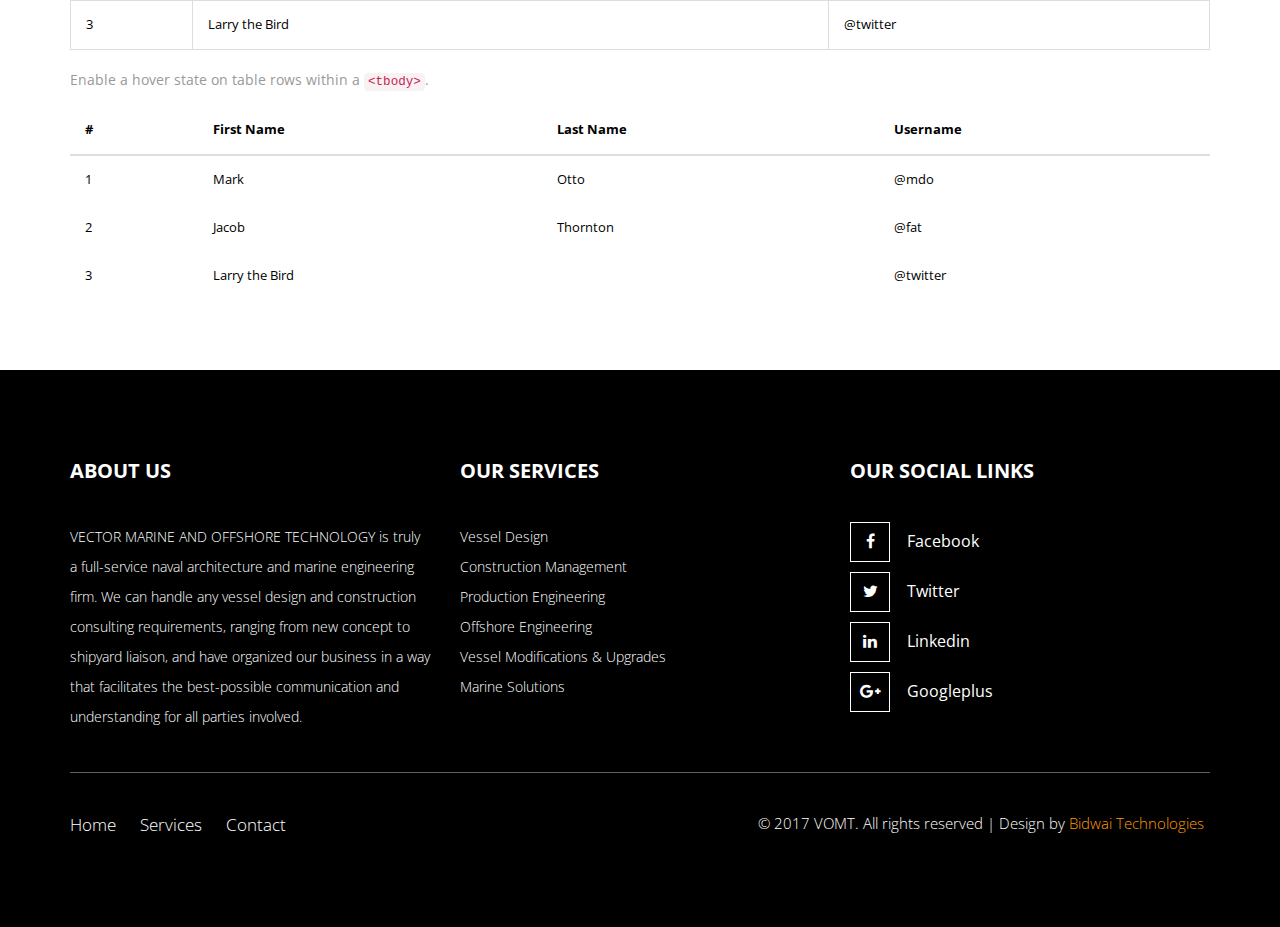
<file: 2.html>
<!--
Author: Bidwai Technologies
Author URL: http://www.bidwai.in
License: Creative Commons Attribution 3.0 Unported
License URL: http://creativecommons.org/licenses/by/3.0/
-->
<!DOCTYPE HTML>
<html>

<head>
    <title>Ship Industry A Industrial Category Flat Bootstrap Responsive Website Template | Typography :: Bidwai Technologies</title>
    <meta name="viewport" content="width=device-width, initial-scale=1">
    <meta http-equiv="Content-Type" content="text/html; charset=utf-8" />
    <meta name="keywords" content="Ship Industry Responsive web template, Bootstrap Web Templates, Flat Web Templates, Android Compatible web template, 
Smartphone Compatible web template, free webdesigns for Nokia, Samsung, LG, SonyEricsson, Motorola web design" />
    <script type="application/x-javascript">
    addEventListener("load", function() {
        setTimeout(hideURLbar, 0);
    }, false);

    function hideURLbar() {
        window.scrollTo(0, 1);
    }
    </script>
    <!-- font files -->
    <link href="https://cdnjs.cloudflare.com/ajax/libs/font-awesome/4.6.2/css/font-awesome.min.css" media="all" rel="stylesheet" type="text/css">
    <link href='https://fonts.googleapis.com/css?family=Open+Sans:400,300,600,700,800' rel='stylesheet' type='text/css'>
    <!-- /font files -->
    <!-- css files -->
    <link href="css/bootstrap.min.css" rel="stylesheet" type="text/css" media="all" />
    <link href="css/font-awesome.min.css" rel="stylesheet" type="text/css" media="all" />
    <link href="css/typo.css" rel="stylesheet" type="text/css" media="all" />
    <link href="css/portfolio.css" rel="stylesheet" type="text/css" media="all" />
    <link href="css/serv.css" rel="stylesheet" type="text/css" media="all" />
    <link href="css/nav.css" rel="stylesheet" type="text/css" media="all" />
    <link href="css/style.css" rel="stylesheet" type="text/css" media="all" />
    <!-- /css files -->
    <!-- js files -->
    <script src="js/modernizr.custom.js"></script>
    <!-- /js files -->
</head>

<body>
    <!-- banner section -->
    <section class="inner-banner">
        <div class="container">
            <div class="row">
                <div class="col-lg-12 col-md-12 col-sm-12 col-xs-12">
                    <h2 class="page-header text-center">Typography</h2>
                </div>
            </div>
        </div>
    </section>
    <!-- /banner section -->
    <!-- navigation -->
    <section class="navigation">
        <div class="container">
            <div class="row">
                <div class="col-lg-5 col-md-5 col-sm-5 nav-w3ls1">
                    <div class="logo">
                        <a href="index.html" class="logo-w3ls"><h2>VECTOR MARINE AND OFFSHORE TECHNOLOGY </h2></a>
                    </div>
                </div>
                <div class="col-lg-7 col-md-7 col-sm-7 nav-w3ls2">
                    <div class="main clearfix">
                        <nav id="menu" class="nav">
                            <ul>
                                <li>
                                    <a href="index.html">
                                        <span class="icon"><i aria-hidden="true" class="icon-home"></i></span>
                                        <span>Home</span>
                                    </a>
                                </li>
                                <li>
                                    <a href="service.html">
                                        <span class="icon"><i aria-hidden="true" class="icon-services"></i></span>
                                        <span>Services</span>
                                    </a>
                                </li>
                                <li>
                                    <a href="portfolio.html">
                                        <span class="icon"><i aria-hidden="true" class="icon-portfolio"></i></span>
                                        <span>Portfolio</span>
                                    </a>
                                </li>
                                <li class="active">
                                    <a href="typo.html">
                                        <span class="icon"><i aria-hidden="true" class="icon-team"></i></span>
                                        <span>Typography</span>
                                    </a>
                                </li>
                                <li>
                                    <a href="contact.html">
                                        <span class="icon"><i aria-hidden="true" class="icon-contact"></i></span>
                                        <span>Contact</span>
                                    </a>
                                </li>
                            </ul>
                        </nav>
                    </div>
                </div>
            </div>
        </div>
    </section>
    <!-- /navigation -->
    <section class="page-crumb">
        <div class="container">
            <div class="row">
                <div class="col-lg-12">
                    <ol class="breadcrumb">
                        <li><a href="index.html">Home</a>
                        </li>
                        <li class="active">Typography</li>
                    </ol>
                </div>
            </div>
            <!-- /.row -->
        </div>
    </section>
    <!-- shortcodes -->
    <div class="typography">
        <!-- container-wrap -->
        <div class="container">
            <div class="grid_3 grid_4">
                <h3 class="hdg Bidwai Technologies w3 w3l w3ls agileits">Headings</h3>
                <div class="bs-example">
                    <table class="table">
                        <tbody>
                            <tr>
                                <td>
                                    <h1 id="h1.-bootstrap-heading">h1. Bootstrap heading<a class="anchorjs-link" href="#h1.-bootstrap-heading"><span class="anchorjs-icon"></span></a></h1></td>
                                <td class="type-info">
                                    <h1>Semibold 36px</h1></td>
                            </tr>
                            <tr>
                                <td>
                                    <h2 id="h2.-bootstrap-heading">h2. Bootstrap heading<a class="anchorjs-link" href="#h2.-bootstrap-heading"><span class="anchorjs-icon"></span></a></h2></td>
                                <td class="type-info">
                                    <h2>Semibold 30px</h2></td>
                            </tr>
                            <tr>
                                <td>
                                    <h3 id="h3.-bootstrap-heading">h3. Bootstrap heading<a class="anchorjs-link" href="#h3.-bootstrap-heading"><span class="anchorjs-icon"></span></a></h3></td>
                                <td class="type-info">
                                    <h3>Semibold 24px</h3></td>
                            </tr>
                            <tr>
                                <td>
                                    <h4 id="h4.-bootstrap-heading">h4. Bootstrap heading<a class="anchorjs-link" href="#h4.-bootstrap-heading"><span class="anchorjs-icon"></span></a></h4></td>
                                <td class="type-info">
                                    <h4>Semibold 18px</h4></td>
                            </tr>
                            <tr>
                                <td>
                                    <h5 id="h5.-bootstrap-heading">h5. Bootstrap heading<a class="anchorjs-link" href="#h5.-bootstrap-heading"><span class="anchorjs-icon"></span></a></h5></td>
                                <td class="type-info">
                                    <h5>Semibold 14px</h5></td>
                            </tr>
                            <tr>
                                <td>
                                    <h6>h6. Bootstrap heading</h6></td>
                                <td class="type-info">
                                    <h6>Semibold 12px</h6></td>
                            </tr>
                        </tbody>
                    </table>
                </div>
            </div>
            <div class="grid_3 grid_5">
                <h3 class="hdg Bidwai Technologies w3 w3l w3ls agileits">Buttons</h3>
                <h1>
						<a href="#"><span class="label label-default">Default</span></a>
						<a href="#"><span class="label label-primary">Primary</span></a>
						<a href="#"><span class="label label-success">Success</span></a>
						<a href="#"><span class="label label-info">Info</span></a>
						<a href="#"><span class="label label-warning">Warning</span></a>
						<a href="#"><span class="label label-danger">Danger</span></a>
					</h1>
                <h2>
						<a href="#"><span class="label label-default">Default</span></a>
						<a href="#"><span class="label label-primary">Primary</span></a>
						<a href="#"><span class="label label-success">Success</span></a>
						<a href="#"><span class="label label-info">Info</span></a>
						<a href="#"><span class="label label-warning">Warning</span></a>
						<a href="#"><span class="label label-danger">Danger</span></a>
					</h2>
                <h3>
						<a href="#"><span class="label label-default">Default</span></a>
						<a href="#"><span class="label label-primary">Primary</span></a>
						<a href="#"><span class="label label-success">Success</span></a>
						<a href="#"><span class="label label-info">Info</span></a>
						<a href="#"><span class="label label-warning">Warning</span></a>
						<a href="#"><span class="label label-danger">Danger</span></a>
					</h3>
                <h4>
						<a href="#"><span class="label label-default">Default</span></a>
						<a href="#"><span class="label label-primary">Primary</span></a>
						<a href="#"><span class="label label-success">Success</span></a>
						<a href="#"><span class="label label-info">Info</span></a>
						<a href="#"><span class="label label-warning">Warning</span></a>
						<a href="#"><span class="label label-danger">Danger</span></a>
					</h4>
                <h5>
						<a href="#"><span class="label label-default">Default</span></a>
						<a href="#"><span class="label label-primary">Primary</span></a>
						<a href="#"><span class="label label-success">Success</span></a>
						<a href="#"><span class="label label-info">Info</span></a>
						<a href="#"><span class="label label-warning">Warning</span></a>
						<a href="#"><span class="label label-danger">Danger</span></a>
					</h5>
                <h6>
						<a href="#"><span class="label label-default">Default</span></a>
						<a href="#"><span class="label label-primary">Primary</span></a>
						<a href="#"><span class="label label-success">Success</span></a>
						<a href="#"><span class="label label-info">Info</span></a>
						<a href="#"><span class="label label-warning">Warning</span></a>
						<a href="#"><span class="label label-danger">Danger</span></a>
					</h6>
            </div>
            <div class="grid_3 grid_5">
                <h3 class="hdg agileinfo wthree w3-agileits agileits-Bidwai Technologies">Progress Bars</h3>
                <div class="tab-content">
                    <div class="tab-pane active" id="domprogress">
                        <div class="progress">
                            <div class="progress-bar progress-bar-primary" style="width: 20%"></div>
                        </div>
                        <p>Info with <code>progress-bar-info</code> class.</p>
                        <div class="progress">
                            <div class="progress-bar progress-bar-info" style="width: 60%"></div>
                        </div>
                        <p>Success with <code>progress-bar-success</code> class.</p>
                        <div class="progress">
                            <div class="progress-bar progress-bar-success" style="width: 30%"></div>
                        </div>
                        <p>Warning with <code>progress-bar-warning</code> class.</p>
                        <div class="progress">
                            <div class="progress-bar progress-bar-warning" style="width: 70%"></div>
                        </div>
                        <p>Danger with <code>progress-bar-danger</code> class.</p>
                        <div class="progress">
                            <div class="progress-bar progress-bar-danger" style="width: 50%"></div>
                        </div>
                        <p>Inverse with <code>progress-bar-inverse</code> class.</p>
                        <div class="progress">
                            <div class="progress-bar progress-bar-inverse" style="width: 40%"></div>
                        </div>
                        <p>Inverse with <code>progress-bar-inverse</code> class.</p>
                        <div class="progress">
                            <div class="progress-bar progress-bar-success" style="width: 35%"><span class="sr-only">35% Complete (success)</span></div>
                            <div class="progress-bar progress-bar-warning" style="width: 20%"><span class="sr-only">20% Complete (warning)</span></div>
                            <div class="progress-bar progress-bar-danger" style="width: 10%"><span class="sr-only">10% Complete (danger)</span></div>
                        </div>
                    </div>
                </div>
            </div>
            <div class="grid_3 grid_5">
                <h3 class="hdg agileinfo wthree w3-agileits agileits-Bidwai Technologies">Alerts</h3>
                <div class="alert alert-success" role="alert">
                    <strong>Well done!</strong> You successfully read this important alert message.
                </div>
                <div class="alert alert-info" role="alert">
                    <strong>Heads up!</strong> This alert needs your attention, but it's not super important.
                </div>
                <div class="alert alert-warning" role="alert">
                    <strong>Warning!</strong> Best check yo self, you're not looking too good.
                </div>
                <div class="alert alert-danger" role="alert">
                    <strong>Oh snap!</strong> Change a few things up and try submitting again.
                </div>
            </div>
            <div class="grid_3 grid_5">
                <h3 class="hdg">Pagination</h3>
                <div class="col-md-6">
                    <nav>
                        <ul class="pagination pagination-lg">
                            <li><a href="#" aria-label="Previous"><span aria-hidden="true">«</span></a></li>
                            <li><a href="#">1</a></li>
                            <li><a href="#">2</a></li>
                            <li><a href="#">3</a></li>
                            <li><a href="#">4</a></li>
                            <li><a href="#">5</a></li>
                            <li><a href="#" aria-label="Next"><span aria-hidden="true">»</span></a></li>
                        </ul>
                    </nav>
                    <nav>
                        <ul class="pagination">
                            <li><a href="#" aria-label="Previous"><span aria-hidden="true">«</span></a></li>
                            <li><a href="#">1</a></li>
                            <li><a href="#">2</a></li>
                            <li><a href="#">3</a></li>
                            <li><a href="#">4</a></li>
                            <li><a href="#">5</a></li>
                            <li><a href="#" aria-label="Next"><span aria-hidden="true">»</span></a></li>
                        </ul>
                    </nav>
                    <nav>
                        <ul class="pagination pagination-sm">
                            <li><a href="#" aria-label="Previous"><span aria-hidden="true">«</span></a></li>
                            <li><a href="#">1</a></li>
                            <li><a href="#">2</a></li>
                            <li><a href="#">3</a></li>
                            <li><a href="#">4</a></li>
                            <li><a href="#">5</a></li>
                            <li><a href="#" aria-label="Next"><span aria-hidden="true">»</span></a></li>
                        </ul>
                    </nav>
                </div>
                <div class="col-md-6">
                    <ul class="pagination pagination-lg">
                        <li class="disabled"><a href="#"><i class="fa fa-angle-left">«</i></a></li>
                        <li class="active"><a href="#">1</a></li>
                        <li><a href="#">2</a></li>
                        <li><a href="#">3</a></li>
                        <li><a href="#">4</a></li>
                        <li><a href="#">5</a></li>
                        <li><a href="#"><i class="fa fa-angle-right">»</i></a></li>
                    </ul>
                    <nav>
                        <ul class="pagination">
                            <li class="disabled"><a href="#" aria-label="Previous"><span aria-hidden="true">«</span></a></li>
                            <li class="active"><a href="#">1 <span class="sr-only">(current)</span></a></li>
                            <li><a href="#">2</a></li>
                            <li><a href="#">3</a></li>
                            <li><a href="#">4</a></li>
                            <li><a href="#">5</a></li>
                            <li><a href="#" aria-label="Next"><span aria-hidden="true">»</span></a></li>
                        </ul>
                    </nav>
                    <ul class="pagination pagination-sm">
                        <li class="disabled"><a href="#"><i class="fa fa-angle-left">«</i></a></li>
                        <li class="active"><a href="#">1</a></li>
                        <li><a href="#">2</a></li>
                        <li><a href="#">3</a></li>
                        <li><a href="#">4</a></li>
                        <li><a href="#">5</a></li>
                        <li><a href="#"><i class="fa fa-angle-right">»</i></a></li>
                    </ul>
                </div>
                <div class="clearfix"> </div>
            </div>
            <div class="grid_3 grid_5">
                <h3 class="hdg agile w3-agile">Breadcrumbs</h3>
                <ol class="breadcrumb">
                    <li class="active">Home</li>
                </ol>
                <ol class="breadcrumb">
                    <li><a href="#">Home</a></li>
                    <li class="active">Library</li>
                </ol>
                <ol class="breadcrumb">
                    <li><a href="#">Home</a></li>
                    <li><a href="#">Library</a></li>
                    <li class="active">Data</li>
                </ol>
            </div>
            <div class="grid_3 grid_5">
                <h3 class="hdg agile w3-agile">Badges</h3>
                <div class="col-md-6">
                    <p>Add modifier classes to change the appearance of a badge.</p>
                    <table class="table table-bordered">
                        <thead>
                            <tr>
                                <th>Classes</th>
                                <th>Badges</th>
                            </tr>
                        </thead>
                        <tbody>
                            <tr>
                                <td>No modifiers</td>
                                <td><span class="badge">42</span></td>
                            </tr>
                            <tr>
                                <td><code>.badge-primary</code></td>
                                <td><span class="badge badge-primary">1</span></td>
                            </tr>
                            <tr>
                                <td><code>.badge-success</code></td>
                                <td><span class="badge badge-success">22</span></td>
                            </tr>
                            <tr>
                                <td><code>.badge-info</code></td>
                                <td><span class="badge badge-info">30</span></td>
                            </tr>
                            <tr>
                                <td><code>.badge-warning</code></td>
                                <td><span class="badge badge-warning">412</span></td>
                            </tr>
                            <tr>
                                <td><code>.badge-danger</code></td>
                                <td><span class="badge badge-danger">999</span></td>
                            </tr>
                        </tbody>
                    </table>
                </div>
                <div class="col-md-6">
                    <p>Easily highlight new or unread items with the <code>.badge</code> class</p>
                    <div class="list-group list-group-alternate">
                        <a href="#" class="list-group-item"><span class="badge">201</span> <i class="ti ti-email"></i> Inbox </a>
                        <a href="#" class="list-group-item"><span class="badge badge-primary">5021</span> <i class="ti ti-eye"></i> Profile visits </a>
                        <a href="#" class="list-group-item"><span class="badge">14</span> <i class="ti ti-headphone-alt"></i> Call </a>
                        <a href="#" class="list-group-item"><span class="badge">20</span> <i class="ti ti-comments"></i> Messages </a>
                        <a href="#" class="list-group-item"><span class="badge badge-warning">14</span> <i class="ti ti-bookmark"></i> Bookmarks </a>
                        <a href="#" class="list-group-item"><span class="badge badge-danger">30</span> <i class="ti ti-bell"></i> Notifications </a>
                    </div>
                </div>
                <div class="clearfix"> </div>
            </div>
            <div class="grid_3 grid_5">
                <h3 class="hdg">Wells</h3>
                <div class="well">
                    There are many variations of passages of Lorem Ipsum available, but the majority have suffered alteration
                </div>
                <div class="well">
                    It is a long established fact that a reader will be distracted by the readable content of a page when looking at its layout. The point of using Lorem Ipsum is that it has a more-or-less normal distribution of letters, as opposed to using 'Content here
                </div>
                <div class="well">
                     Lorem Ipsum has been the industry's standard dummy text ever since the 1500s, when an unknown printer took a galley of type and scrambled it to make a type specimen book. It has survived not only five centuries, but also the leap into electronic
                </div>
            </div>
            <div class="grid_3 grid_5">
                <h3 class="hdg">Tabs</h3>
                <div class="bs-example bs-example-tabs" role="tabpanel" data-example-id="togglable-tabs">
                    <ul id="myTab" class="nav nav-tabs" role="tablist">
                        <li role="presentation" class="active"><a href="#home" id="home-tab" role="tab" data-toggle="tab" aria-controls="home" aria-expanded="true">Home</a></li>
                        <li role="presentation"><a href="#profile" role="tab" id="profile-tab" data-toggle="tab" aria-controls="profile">Profile</a></li>
                        <li role="presentation" class="dropdown">
                            <a href="#" id="myTabDrop1" class="dropdown-toggle" data-toggle="dropdown" aria-controls="myTabDrop1-contents">Dropdown <span class="caret"></span></a>
                            <ul class="dropdown-menu" role="menu" aria-labelledby="myTabDrop1" id="myTabDrop1-contents">
                                <li><a href="#dropdown1" tabindex="-1" role="tab" id="dropdown1-tab" data-toggle="tab" aria-controls="dropdown1">@fat</a></li>
                                <li><a href="#dropdown2" tabindex="-1" role="tab" id="dropdown2-tab" data-toggle="tab" aria-controls="dropdown2">@mdo</a></li>
                            </ul>
                        </li>
                    </ul>
                    <div id="myTabContent" class="tab-content">
                        <div role="tabpanel" class="tab-pane fade in active" id="home" aria-labelledby="home-tab">
                            <p>Raw denim you probably haven't heard of them jean shorts Austin. Nesciunt tofu stumptown aliqua, retro synth master cleanse. Mustache cliche tempor, williamsburg carles vegan helvetica. Reprehenderit butcher retro keffiyeh dreamcatcher synth. Cosby sweater eu banh mi, qui irure terry richardson ex squid. Aliquip placeat salvia cillum iphone. Seitan aliquip quis cardigan american apparel, butcher voluptate nisi qui.</p>
                        </div>
                        <div role="tabpanel" class="tab-pane fade" id="profile" aria-labelledby="profile-tab">
                            <p>Food truck fixie locavore, accusamus mcsweeney's marfa nulla single-origin coffee squid. Exercitation +1 labore velit, blog sartorial PBR leggings next level wes anderson artisan four loko farm-to-table craft beer twee. Qui photo booth letterpress, commodo enim craft beer mlkshk aliquip jean shorts ullamco ad vinyl cillum PBR. Homo nostrud organic, assumenda labore aesthetic magna delectus mollit. Keytar helvetica VHS salvia yr, vero magna velit sapiente labore stumptown. Vegan fanny pack odio cillum wes anderson 8-bit, sustainable jean shorts beard ut DIY ethical culpa terry richardson biodiesel. Art party scenester stumptown, tumblr butcher vero sint qui sapiente accusamus tattooed echo park.</p>
                        </div>
                        <div role="tabpanel" class="tab-pane fade" id="dropdown1" aria-labelledby="dropdown1-tab">
                            <p>Etsy mixtape wayfarers, ethical wes anderson tofu before they sold out mcsweeney's organic lomo retro fanny pack lo-fi farm-to-table readymade. Messenger bag gentrify pitchfork tattooed craft beer, iphone skateboard locavore carles etsy salvia banksy hoodie helvetica. DIY synth PBR banksy irony. Leggings gentrify squid 8-bit cred pitchfork. Williamsburg banh mi whatever gluten-free, carles pitchfork biodiesel fixie etsy retro mlkshk vice blog. Scenester cred you probably haven't heard of them, vinyl craft beer blog stumptown. Pitchfork sustainable tofu synth chambray yr.</p>
                        </div>
                        <div role="tabpanel" class="tab-pane fade" id="dropdown2" aria-labelledby="dropdown2-tab">
                            <p>Trust fund seitan letterpress, keytar raw denim keffiyeh etsy art party before they sold out master cleanse gluten-free squid scenester freegan cosby sweater. Fanny pack portland seitan DIY, art party locavore wolf cliche high life echo park Austin. Cred vinyl keffiyeh DIY salvia PBR, banh mi before they sold out farm-to-table VHS viral locavore cosby sweater. Lomo wolf viral, mustache readymade thundercats keffiyeh craft beer marfa ethical. Wolf salvia freegan, sartorial keffiyeh echo park vegan.</p>
                        </div>
                    </div>
                </div>
            </div>
            <h3 class="hdg">Unordered List</h3>
            <ul class="list-group">
                <li class="list-group-item">Cras justo odio</li>
                <li class="list-group-item">Dapibus ac facilisis in</li>
                <li class="list-group-item">Morbi leo risus</li>
                <li class="list-group-item">Porta ac consectetur ac</li>
                <li class="list-group-item">Vestibulum at eros</li>
            </ul>
            <h3 class="hdg">Ordered List</h3>
            <ol>
                <li class="list-group-item1">Cras justo odio</li>
                <li class="list-group-item1">Dapibus ac facilisis in</li>
                <li class="list-group-item1">Morbi leo risus</li>
                <li class="list-group-item1">Porta ac consectetur ac</li>
                <li class="list-group-item1">Vestibulum at eros</li>
            </ol>
            <h3 class="hdg">Forms</h3>
            <div class="input-group">
                <span class="input-group-addon" id="basic-addon1">@</span>
                <input type="text" class="form-control" placeholder="Username" aria-describedby="basic-addon1">
            </div>
            <div class="input-group">
                <input type="text" class="form-control" placeholder="Recipient's username" aria-describedby="basic-addon2">
                <span class="input-group-addon" id="basic-addon2">@example.com</span>
            </div>
            <div class="input-group">
                <span class="input-group-addon">$</span>
                <input type="text" class="form-control" aria-label="Amount (to the nearest dollar)">
                <span class="input-group-addon">.00</span>
            </div>
            <div class="input-group input-group-lg">
                <span class="input-group-addon" id="sizing-addon1">@</span>
                <input type="text" class="form-control" placeholder="Username" aria-describedby="sizing-addon1">
            </div>
            <div class="input-group">
                <span class="input-group-addon" id="sizing-addon2">@</span>
                <input type="text" class="form-control" placeholder="Username" aria-describedby="sizing-addon2">
            </div>
            <div class="input-group input-group-sm">
                <span class="input-group-addon" id="sizing-addon3">@</span>
                <input type="text" class="form-control" placeholder="Username" aria-describedby="sizing-addon3">
            </div>
            <div class="row">
                <div class="col-lg-6 in-gp-tl">
                    <div class="input-group">
                        <span class="input-group-addon">
								<input type="checkbox" aria-label="...">
							</span>
                        <input type="text" class="form-control" aria-label="...">
                    </div>
                    <!-- /input-group -->
                </div>
                <!-- /.col-lg-6 -->
                <div class="col-lg-6 in-gp-tb">
                    <div class="input-group">
                        <span class="input-group-addon">
								<input type="radio" aria-label="...">
							</span>
                        <input type="text" class="form-control" aria-label="...">
                    </div>
                    <!-- /input-group -->
                </div>
                <!-- /.col-lg-6 -->
            </div>
            <!-- /.row -->
            <div class="row">
                <div class="col-lg-6 in-gp-tl">
                    <div class="input-group">
                        <span class="input-group-btn">
								<button class="btn btn-default" type="button">Go!</button>
							</span>
                        <input type="text" class="form-control" placeholder="Search for...">
                    </div>
                    <!-- /input-group -->
                </div>
                <!-- /.col-lg-6 -->
                <div class="col-lg-6 in-gp-tb">
                    <div class="input-group">
                        <input type="text" class="form-control" placeholder="Search for...">
                        <span class="input-group-btn">
								<button class="btn btn-default" type="button">Go!</button>
							</span>
                    </div>
                    <!-- /input-group -->
                </div>
                <!-- /.col-lg-6 -->
            </div>
            <!-- /.row -->
            <div class="row">
                <div class="col-lg-6 in-gp-tl">
                    <div class="input-group">
                        <div class="input-group-btn">
                            <button type="button" class="btn btn-default dropdown-toggle" data-toggle="dropdown" aria-haspopup="true" aria-expanded="false">Action <span class="caret"></span></button>
                            <ul class="dropdown-menu">
                                <li><a href="#">Action</a></li>
                                <li><a href="#">Another action</a></li>
                                <li><a href="#">Something else here</a></li>
                                <li role="separator" class="divider"></li>
                                <li><a href="#">Separated link</a></li>
                            </ul>
                        </div>
                        <!-- /btn-group -->
                        <input type="text" class="form-control" aria-label="...">
                    </div>
                    <!-- /input-group -->
                </div>
                <!-- /.col-lg-6 -->
                <div class="col-lg-6 in-gp-tb">
                    <div class="input-group">
                        <input type="text" class="form-control" aria-label="...">
                        <div class="input-group-btn">
                            <button type="button" class="btn btn-default dropdown-toggle" data-toggle="dropdown" aria-haspopup="true" aria-expanded="false">Action <span class="caret"></span></button>
                            <ul class="dropdown-menu dropdown-menu-right">
                                <li><a href="#">Action</a></li>
                                <li><a href="#">Another action</a></li>
                                <li><a href="#">Something else here</a></li>
                                <li role="separator" class="divider"></li>
                                <li><a href="#">Separated link</a></li>
                            </ul>
                        </div>
                        <!-- /btn-group -->
                    </div>
                    <!-- /input-group -->
                </div>
                <!-- /.col-lg-6 -->
            </div>
            <!-- /.row -->
            <div class="page-header">
                <h3 class="hdg">Tables</h3>
            </div>
            <h2 class="typoh2">Default styles</h2>
            <p>For basic stylinglight padding and only horizontal add the base class <code>.table</code> to any <code>&lt;table&gt;</code>.</p>
            <div class="bs-docs-example">
                <table class="table">
                    <thead>
                        <tr>
                            <th>#</th>
                            <th>First Name</th>
                            <th>Last Name</th>
                            <th>Username</th>
                        </tr>
                    </thead>
                    <tbody>
                        <tr>
                            <td>1</td>
                            <td>Mark</td>
                            <td>Otto</td>
                            <td>@mdo</td>
                        </tr>
                        <tr>
                            <td>2</td>
                            <td>Jacob</td>
                            <td>Thornton</td>
                            <td>@fat</td>
                        </tr>
                        <tr>
                            <td>3</td>
                            <td>Larry</td>
                            <td>the Bird</td>
                            <td>@twitter</td>
                        </tr>
                    </tbody>
                </table>
            </div>
            <hr class="bs-docs-separator">
            <p>Add any of the following classes to the <code>.table</code> base class.</p>
            <p>Adds zebra-striping to any table row within the <code>&lt;tbody&gt;</code> via the <code>:nth-child</code> CSS selector (not available in IE7-8).</p>
            <div class="bs-docs-example">
                <table class="table table-striped">
                    <thead>
                        <tr>
                            <th>#</th>
                            <th>First Name</th>
                            <th>Last Name</th>
                            <th>Username</th>
                        </tr>
                    </thead>
                    <tbody>
                        <tr>
                            <td>1</td>
                            <td>Mark</td>
                            <td>Otto</td>
                            <td>@mdo</td>
                        </tr>
                        <tr>
                            <td>2</td>
                            <td>Jacob</td>
                            <td>Thornton</td>
                            <td>@fat</td>
                        </tr>
                        <tr>
                            <td>3</td>
                            <td>Larry</td>
                            <td>the Bird</td>
                            <td>@twitter</td>
                        </tr>
                    </tbody>
                </table>
            </div>
            <p>Add borders and rounded corners to the table.</p>
            <div class="bs-docs-example">
                <table class="table table-bordered">
                    <thead>
                        <tr>
                            <th>#</th>
                            <th>First Name</th>
                            <th>Last Name</th>
                            <th>Username</th>
                        </tr>
                    </thead>
                    <tbody>
                        <tr>
                            <td rowspan="2">1</td>
                            <td>Mark</td>
                            <td>Otto</td>
                            <td>@mdo</td>
                        </tr>
                        <tr>
                            <td>Mark</td>
                            <td>Otto</td>
                            <td>@getbootstrap</td>
                        </tr>
                        <tr>
                            <td>2</td>
                            <td>Jacob</td>
                            <td>Thornton</td>
                            <td>@fat</td>
                        </tr>
                        <tr>
                            <td>3</td>
                            <td colspan="2">Larry the Bird</td>
                            <td>@twitter</td>
                        </tr>
                    </tbody>
                </table>
            </div>
            <p>Enable a hover state on table rows within a <code>&lt;tbody&gt;</code>.</p>
            <div class="bs-docs-example">
                <table class="table table-hover">
                    <thead>
                        <tr>
                            <th>#</th>
                            <th>First Name</th>
                            <th>Last Name</th>
                            <th>Username</th>
                        </tr>
                    </thead>
                    <tbody>
                        <tr>
                            <td>1</td>
                            <td>Mark</td>
                            <td>Otto</td>
                            <td>@mdo</td>
                        </tr>
                        <tr>
                            <td>2</td>
                            <td>Jacob</td>
                            <td>Thornton</td>
                            <td>@fat</td>
                        </tr>
                        <tr>
                            <td>3</td>
                            <td colspan="2">Larry the Bird</td>
                            <td>@twitter</td>
                        </tr>
                    </tbody>
                </table>
            </div>
        </div>
        <!-- //container-wrap -->
    </div>
    <!-- //typography -->
    <!-- footer section -->
    <section class="footer">
        <div class="container">
            <div class="row">
                <div class="col-lg-4 col-md-4 footer-w3ls1">
                    <h3>About Us</h3>
                    <p class="footer-p1">VECTOR MARINE AND OFFSHORE TECHNOLOGY  is truly a full-service naval architecture and marine engineering firm. We can handle any vessel design and construction consulting requirements, ranging from new concept to shipyard liaison, and have organized our business in a way that facilitates the best-possible communication and understanding for all parties involved. </p>
                </div>
                <div class="col-lg-4 col-md-4 footer-w3ls2">
                    <h3>Our Services</h3>
                    <p class="footer-p1">Vessel Design
                        <br> Construction Management
                        <br> Production Engineering
                        <br> Offshore Engineering
                        <br> Vessel Modifications & Upgrades
                        <br> Marine Solutions
                        <br>
                    </p>
                </div>
                <div class="col-lg-4 col-md-4 footer-w3ls3">
                    <h3>Our Social Links</h3>
                    <ul class="social-icons">
                        <li><a href="#"><i class="fa fa-facebook"></i>Facebook</a></li>
                        <li><a href="#"><i class="fa fa-twitter"></i>Twitter</a></li>
                        <li><a href="#"><i class="fa fa-linkedin"></i>Linkedin</a></li>
                        <li><a href="#"><i class="fa fa-google-plus"></i>Googleplus</a></li>
                    </ul>
                </div>
            </div>
            <hr>
            <div class="row">
                <div class="col-lg-7 copy-w3ls1">
                    <ul class="nav-links">
                        <li><a href="index.html">Home</a></li>
                        <li><a href="service.html">Services</a></li>
                        
                        <li><a href="contact.html">Contact</a></li>
                    </ul>
                </div>
                <div class="col-lg-5 copy-w3ls2">
                    <p class="copyright">&copy; 2017 VOMT. All rights reserved | Design by <a href="http://www.bidwai.in/" target="_blank">Bidwai Technologies</a></p>
                </div>
            </div>
        </div>
    </section>
    <!-- /footer section -->
    <!-- back to top -->
    <a href="#0" class="cd-top">Top</a>
    <!-- /back to top -->
    <!-- js files -->
    <script src="js/jquery.min.js"></script>
    <script src="js/bootstrap.min.js"></script>
    <script src="js/SmoothScroll.min.js"></script>
    <!-- js for back to top -->
    <script src="js/top.js"></script>
    <!-- /js for back to top -->
    <!-- js for navigation -->
    <script>
    //  The function to change the class
    var changeClass = function(r, className1, className2) {
        var regex = new RegExp("(?:^|\\s+)" + className1 + "(?:\\s+|$)");
        if (regex.test(r.className)) {
            r.className = r.className.replace(regex, ' ' + className2 + ' ');
        } else {
            r.className = r.className.replace(new RegExp("(?:^|\\s+)" + className2 + "(?:\\s+|$)"), ' ' + className1 + ' ');
        }
        return r.className;
    };

    //  Creating our button in JS for smaller screens
    var menuElements = document.getElementById('menu');
    menuElements.insertAdjacentHTML('afterBegin', '<button type="button" id="menutoggle" class="navtoogle" aria-hidden="true"><i aria-hidden="true" class="icon-menu"> </i> Menu</button>');

    //  Toggle the class on click to show / hide the menu
    document.getElementById('menutoggle').onclick = function() {
        changeClass(this, 'navtoogle active', 'navtoogle');
    }

    // http://www.bidwai.in/codrops/2013/05/08/responsive-retina-ready-menu/comment-page-2/#comment-438918
    document.onclick = function(e) {
        var mobileButton = document.getElementById('menutoggle'),
            buttonStyle = mobileButton.currentStyle ? mobileButton.currentStyle.display : getComputedStyle(mobileButton, null).display;

        if (buttonStyle === 'block' && e.target !== mobileButton && new RegExp(' ' + 'active' + ' ').test(' ' + mobileButton.className + ' ')) {
            changeClass(mobileButton, 'navtoogle active', 'navtoogle');
        }
    }
    </script>
    <!-- /js for navigation -->
    <!-- /js files -->
</body>

</html>
</file>
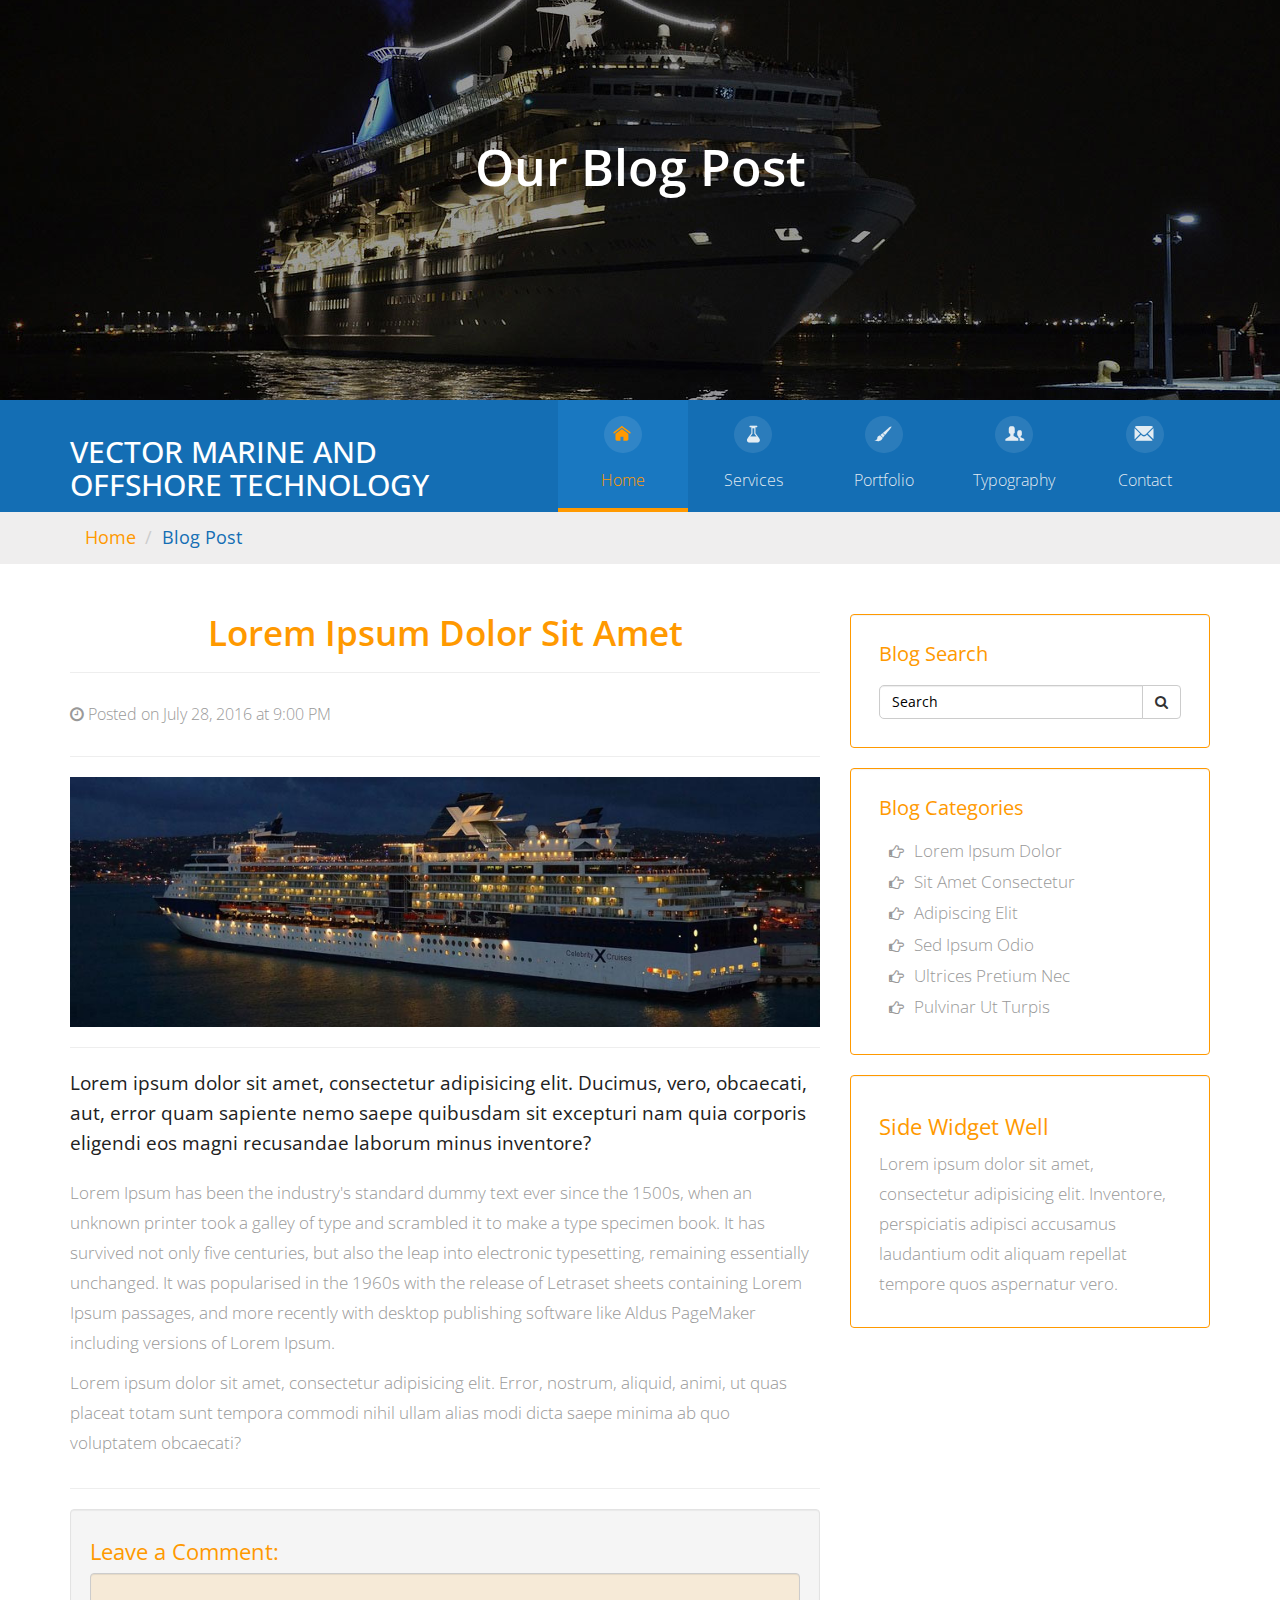
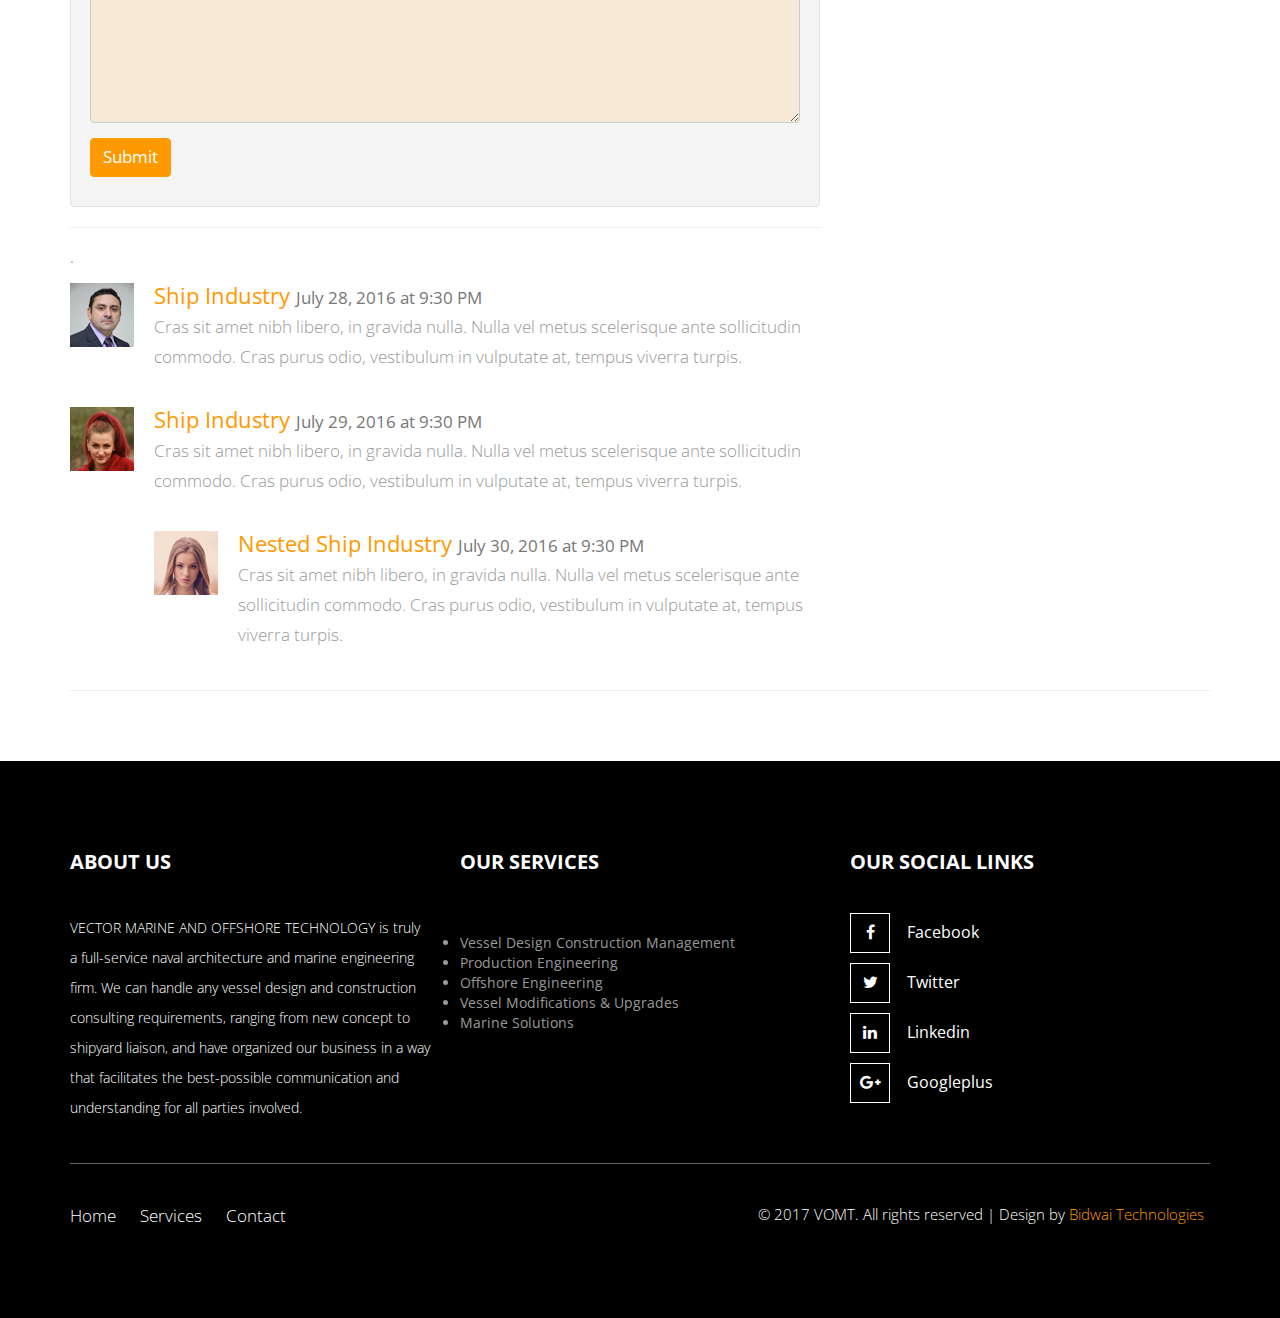
<file: 3.html>
<!--
Author: Bidwai Technologies
Author URL: http://www.bidwai.in
License: Creative Commons Attribution 3.0 Unported
License URL: http://creativecommons.org/licenses/by/3.0/
-->
<!DOCTYPE HTML>
<html>
<head>
<title>Ship Industry  A Industrial Category Flat Bootstrap Responsive  Website Template | Blogpost :: Bidwai Technologies</title>
<meta name="viewport" content="width=device-width, initial-scale=1">
<meta http-equiv="Content-Type" content="text/html; charset=utf-8" />
<meta name="keywords" content="Ship Industry Responsive web template, Bootstrap Web Templates, Flat Web Templates, Android Compatible web template, 
Smartphone Compatible web template, free webdesigns for Nokia, Samsung, LG, SonyEricsson, Motorola web design" />
<script type="application/x-javascript"> addEventListener("load", function() { setTimeout(hideURLbar, 0); }, false); function hideURLbar(){ window.scrollTo(0,1); } </script>
<!-- font files -->
<link href="https://cdnjs.cloudflare.com/ajax/libs/font-awesome/4.6.2/css/font-awesome.min.css" media="all" rel="stylesheet" type="text/css">
<link href='https://fonts.googleapis.com/css?family=Open+Sans:400,300,600,700,800' rel='stylesheet' type='text/css'>
<!-- /font files -->
<!-- css files -->
<link href="css/bootstrap.min.css" rel="stylesheet" type="text/css" media="all" />
<link href="css/font-awesome.min.css" rel="stylesheet" type="text/css" media="all" />
<link href="css/typo.css" rel="stylesheet" type="text/css" media="all"/>
<link href="css/portfolio.css" rel="stylesheet" type="text/css" media="all"/>
<link href="css/serv.css" rel="stylesheet" type="text/css" media="all"/>
<link href="css/nav.css" rel="stylesheet" type="text/css" media="all"/>
<link href="css/style.css" rel="stylesheet" type="text/css" media="all"/>
<!-- /css files -->
<!-- js files -->
<script src="js/modernizr.custom.js"></script>
<!-- /js files -->
</head>
<body>
<!-- banner section -->
<section class="inner-banner">
	<div class="container">
		<div class="row">
			<div class="col-lg-12 col-md-12 col-sm-12 col-xs-12">
				<h2 class="page-header text-center">Our Blog Post</h2>
			</div>
		</div>
	</div>
</section>
<!-- /banner section -->
<!-- navigation -->
<section class="navigation">
	<div class="container">
		<div class="row">
			<div class="col-lg-5 col-md-5 col-sm-5 nav-w3ls1">
				<div class="logo">
					<a href="index.html" class="logo-w3ls"><h2>VECTOR MARINE AND OFFSHORE TECHNOLOGY </h2></a>
				</div>
			</div>
			<div class="col-lg-7 col-md-7 col-sm-7 nav-w3ls2">
				<div class="main clearfix">
					<nav id="menu" class="nav">					
						<ul>
							<li class="active">
								<a href="index.html">
									<span class="icon"><i aria-hidden="true" class="icon-home"></i></span>
									<span>Home</span>
								</a>
							</li>
							<li>
								<a href="service.html">
									<span class="icon"><i aria-hidden="true" class="icon-services"></i></span>
									<span>Services</span>
								</a>
							</li>
							<li>
								<a href="portfolio.html">
									<span class="icon"><i aria-hidden="true" class="icon-portfolio"></i></span>
									<span>Portfolio</span>
								</a>
							</li>
							<li>
								<a href="typo.html">
									<span class="icon"><i aria-hidden="true" class="icon-team"></i></span>
									<span>Typography</span>
								</a>
							</li>
							<li>
								<a href="contact.html">
									<span class="icon"><i aria-hidden="true" class="icon-contact"></i></span>
									<span>Contact</span>
								</a>
							</li>
						</ul>
					</nav>
				</div>
			</div>
		</div>
	</div>
</section>
<!-- /navigation -->
<section class="page-crumb">
    <div class="container">
        <div class="row">
            <div class="col-lg-12">
                <ol class="breadcrumb">
                    <li><a href="index.html">Home</a>
                    </li>
                    <li class="active">Blog Post</li>
                </ol>
            </div>
        </div>
    </div>
</section>
<section class="blog-post">
        <!-- Page Content -->
    <div class="container">
        <!-- Content Row -->
        <div class="row">
            <!-- Blog Post Content Column -->
            <div class="col-lg-8">
                <!-- Blog Post -->
				<h3 class="blogpost-title Bidwai Technologies w3 w3l w3ls agileits">Lorem Ipsum Dolor Sit Amet</h3>
                <!-- Date/Time -->
				<hr>
                <p class="blogpost-w3ls Bidwai Technologies w3 w3l w3ls agileits"><i class="fa fa-clock-o"></i> Posted on July 28, 2016 at 9:00 PM</p>

                <hr>

                <!-- Preview Image -->
				<div class="hover01 column">
					<div>
						<figure><img class="img-responsive blogpost-img-w3ls" src="images/blog-img.jpg" alt="Bidwai Technologies" title="Bidwai Technologies"></figure>
					</div>
				</div>

                <hr>

                <!-- Post Content -->
                <p class="lead agileinfo wthree w3-agileits agileits-Bidwai Technologies">Lorem ipsum dolor sit amet, consectetur adipisicing elit. Ducimus, vero, obcaecati, aut, error quam sapiente nemo saepe quibusdam sit excepturi nam quia corporis eligendi eos magni recusandae laborum minus inventore?</p>
                <p class="blogpost-agile agileinfo wthree w3-agileits agileits-Bidwai Technologies agile w3-agile"> Lorem Ipsum has been the industry's standard dummy text ever since the 1500s, when an unknown printer took a galley of type and scrambled it to make a type specimen book. It has survived not only five centuries, but also the leap into electronic typesetting, remaining essentially unchanged. It was popularised in the 1960s with the release of Letraset sheets containing Lorem Ipsum passages, and more recently with desktop publishing software like Aldus PageMaker including versions of Lorem Ipsum.</p>
                <p class="blogpost-agile agile w3-agile">Lorem ipsum dolor sit amet, consectetur adipisicing elit. Error, nostrum, aliquid, animi, ut quas placeat totam sunt tempora commodi nihil ullam alias modi dicta saepe minima ab quo voluptatem obcaecati?</p>

                <hr>

                <!-- Blog Comments -->

                <!-- Comments Form -->
                <div class="well">
                    <h4>Leave a Comment:</h4>
                    <form action="#" method="post">
                        <div class="form-group">
                            <textarea class="form-control" rows="3" id="comments" name="comments"></textarea>
                        </div>
                        <button type="submit" class="btn btn-primary">Submit</button>
                    </form>
                </div>

                <hr>

                <!-- Posted Comments -->
.
                <!-- Comment -->
                <div class="media">
                    <a class="pull-left" href="#">
						<div class="hover01 column">
							<div>
								<figure><img class="media-object" src="images/blog-img1.jpg" alt="Bidwai Technologies" title="Bidwai Technologies"></figure>
							</div>
						</div>
                    </a>
                    <div class="media-body">
                        <h4 class="media-heading">Ship Industry
                            <small>July 28, 2016 at 9:30 PM</small>
                        </h4>
                        <p class="blogpost-agileits">Cras sit amet nibh libero, in gravida nulla. Nulla vel metus scelerisque ante sollicitudin commodo. Cras purus odio, vestibulum in vulputate at, tempus viverra turpis.</p>
                    </div>
                </div>

                <!-- Comment -->
                <div class="media">
                    <a class="pull-left" href="#">
                        <div class="hover01 column">
							<div>
								<figure><img class="media-object" src="images/blog-img2.jpg" alt="Bidwai Technologies" title="Bidwai Technologies"></figure>
							</div>
						</div>
                    </a>
                    <div class="media-body">
                        <h4 class="media-heading">Ship Industry
                            <small>July 29, 2016 at 9:30 PM</small>
                        </h4>
                        <p class="blogpost-agileits">Cras sit amet nibh libero, in gravida nulla. Nulla vel metus scelerisque ante sollicitudin commodo. Cras purus odio, vestibulum in vulputate at, tempus viverra turpis.</p>
                        <!-- Nested Comment -->
                        <div class="media">
                            <a class="pull-left" href="#">
								<div class="hover01 column">
									<div>
										<figure><img class="media-object" src="images/blog-img3.jpg" alt="Bidwai Technologies" title="Bidwai Technologies"></figure>
									</div>
								</div>
                            </a>
                            <div class="media-body">
                                <h4 class="media-heading">Nested Ship Industry
                                    <small>July 30, 2016 at 9:30 PM</small>
                                </h4>
                                <p class="blogpost-agileits">Cras sit amet nibh libero, in gravida nulla. Nulla vel metus scelerisque ante sollicitudin commodo. Cras purus odio, vestibulum in vulputate at, tempus viverra turpis.</p>
                            </div>
                        </div>
                        <!-- End Nested Comment -->
                    </div>
                </div>

            </div>

            <!-- Blog Sidebar Widgets Column -->
            <div class="col-md-4 blog-post-Bidwai Technologies">
				<!-- Blog Search Well -->
				<div class="well blog-post-agileits">
					<h4 class="blogpost-w3lsagile">Blog Search</h4>
					<form action="#" method="post">
						<div class="input-group">
							<input type="text" class="form-control" id="search" placeholder="Search" required/>
							<span class="input-group-btn">
								<button class="btn btn-default" type="submit" ><i class="fa fa-search"></i></button>
							</span>
						</div>
					</form>
					<!-- /.input-group -->
				</div>
				<!-- Blog Categories Well -->
				<div class="well blog-post-agileits">
					<h4 class="blogpost-w3lsagile">Blog Categories</h4>
					<div class="row">
						<div class="col-lg-12">
							<ul class="list-unstyled">
								<li><a href="#"><span class="fa fa-hand-o-right" aria-hidden="true"></span>Lorem Ipsum Dolor</a></li>
								<li><a href="#"><span class="fa fa-hand-o-right" aria-hidden="true"></span>Sit Amet Consectetur</a></li>
								<li><a href="#"><span class="fa fa-hand-o-right" aria-hidden="true"></span>Adipiscing Elit</a></li>
								<li><a href="#"><span class="fa fa-hand-o-right" aria-hidden="true"></span>Sed Ipsum Odio</a></li>
								<li><a href="#"><span class="fa fa-hand-o-right" aria-hidden="true"></span>Ultrices Pretium Nec</a></li>
								<li><a href="#"><span class="fa fa-hand-o-right" aria-hidden="true"></span>Pulvinar Ut Turpis</a></li>
							</ul>
						</div>
					</div>
					<!-- /.row -->
				</div>
				<!-- Side Widget Well -->
				<div class="well blog-post-agileits">
					<h4>Side Widget Well</h4>
					<p>Lorem ipsum dolor sit amet, consectetur adipisicing elit. Inventore, perspiciatis adipisci accusamus laudantium odit aliquam repellat tempore quos aspernatur vero.</p>
				</div>	
            </div>
        </div>
        <!-- /.row -->

        <hr>

        
    </div>
    <!-- /.container -->
</section>	
<!-- footer section -->
<section class="footer">
	<div class="container">
		<div class="row">
			<div class="col-lg-4 col-md-4 footer-w3ls1">
				<h3>About Us</h3>
				<p class="footer-p1">VECTOR MARINE AND OFFSHORE TECHNOLOGY  is truly a full-service naval architecture and marine engineering firm.  We can handle any vessel design and construction consulting requirements, ranging from new concept to shipyard liaison, and have organized our business in a way that facilitates the best-possible communication and understanding for all parties involved. </p>
				
			</div>
			<div class="col-lg-4 col-md-4 footer-w3ls2">
				<h3>Our Services</h3>
				<p class="footer-p1"><ul><li>Vessel Design
Construction Management</li><li>
Production Engineering</li><li>
Offshore Engineering</li><li>
Vessel Modifications & Upgrades</li><li>
Marine Solutions</li>

				</p>
				
			</div>
			<div class="col-lg-4 col-md-4 footer-w3ls3">
				<h3>Our Social Links</h3>
				<ul class="social-icons">
					<li><a href="#"><i class="fa fa-facebook"></i>Facebook</a></li>
					<li><a href="#"><i class="fa fa-twitter"></i>Twitter</a></li>
					<li><a href="#"><i class="fa fa-linkedin"></i>Linkedin</a></li>
					<li><a href="#"><i class="fa fa-google-plus"></i>Googleplus</a></li>
				</ul>
			</div>
		</div>
		<hr>
		<div class="row">
			<div class="col-lg-7 copy-w3ls1">
				<ul class="nav-links">
					<li><a href="index.html">Home</a></li>
					<li><a href="service.html">Services</a></li>
					
					<li><a href="contact.html">Contact</a></li>
				</ul>
			</div>
			<div class="col-lg-5 copy-w3ls2">
				<p class="copyright">&copy; 2017 VOMT. All rights reserved | Design by <a href="http://www.bidwai.in/" target="_blank">Bidwai Technologies</a></p>
			</div>
		</div>
	</div>
</section>
<!-- /footer section -->
<!-- back to top -->
<a href="#0" class="cd-top">Top</a>
<!-- /back to top -->
<!-- js files -->
<script src="js/jquery.min.js"></script>
<script src="js/bootstrap.min.js"></script>
<script src="js/SmoothScroll.min.js"></script>
<!-- js for back to top -->
<script src="js/top.js"></script>
<!-- /js for back to top -->
<!-- js for navigation -->
<script>
			//  The function to change the class
			var changeClass = function (r,className1,className2) {
				var regex = new RegExp("(?:^|\\s+)" + className1 + "(?:\\s+|$)");
				if( regex.test(r.className) ) {
					r.className = r.className.replace(regex,' '+className2+' ');
			    }
			    else{
					r.className = r.className.replace(new RegExp("(?:^|\\s+)" + className2 + "(?:\\s+|$)"),' '+className1+' ');
			    }
			    return r.className;
			};	

			//  Creating our button in JS for smaller screens
			var menuElements = document.getElementById('menu');
			menuElements.insertAdjacentHTML('afterBegin','<button type="button" id="menutoggle" class="navtoogle" aria-hidden="true"><i aria-hidden="true" class="icon-menu"> </i> Menu</button>');

			//  Toggle the class on click to show / hide the menu
			document.getElementById('menutoggle').onclick = function() {
				changeClass(this, 'navtoogle active', 'navtoogle');
			}

			// http://www.bidwai.in/codrops/2013/05/08/responsive-retina-ready-menu/comment-page-2/#comment-438918
			document.onclick = function(e) {
				var mobileButton = document.getElementById('menutoggle'),
					buttonStyle =  mobileButton.currentStyle ? mobileButton.currentStyle.display : getComputedStyle(mobileButton, null).display;

				if(buttonStyle === 'block' && e.target !== mobileButton && new RegExp(' ' + 'active' + ' ').test(' ' + mobileButton.className + ' ')) {
					changeClass(mobileButton, 'navtoogle active', 'navtoogle');
				}
			}
		</script>
<!-- /js for navigation -->
<!-- /js files -->
</body>
</html>
</file>
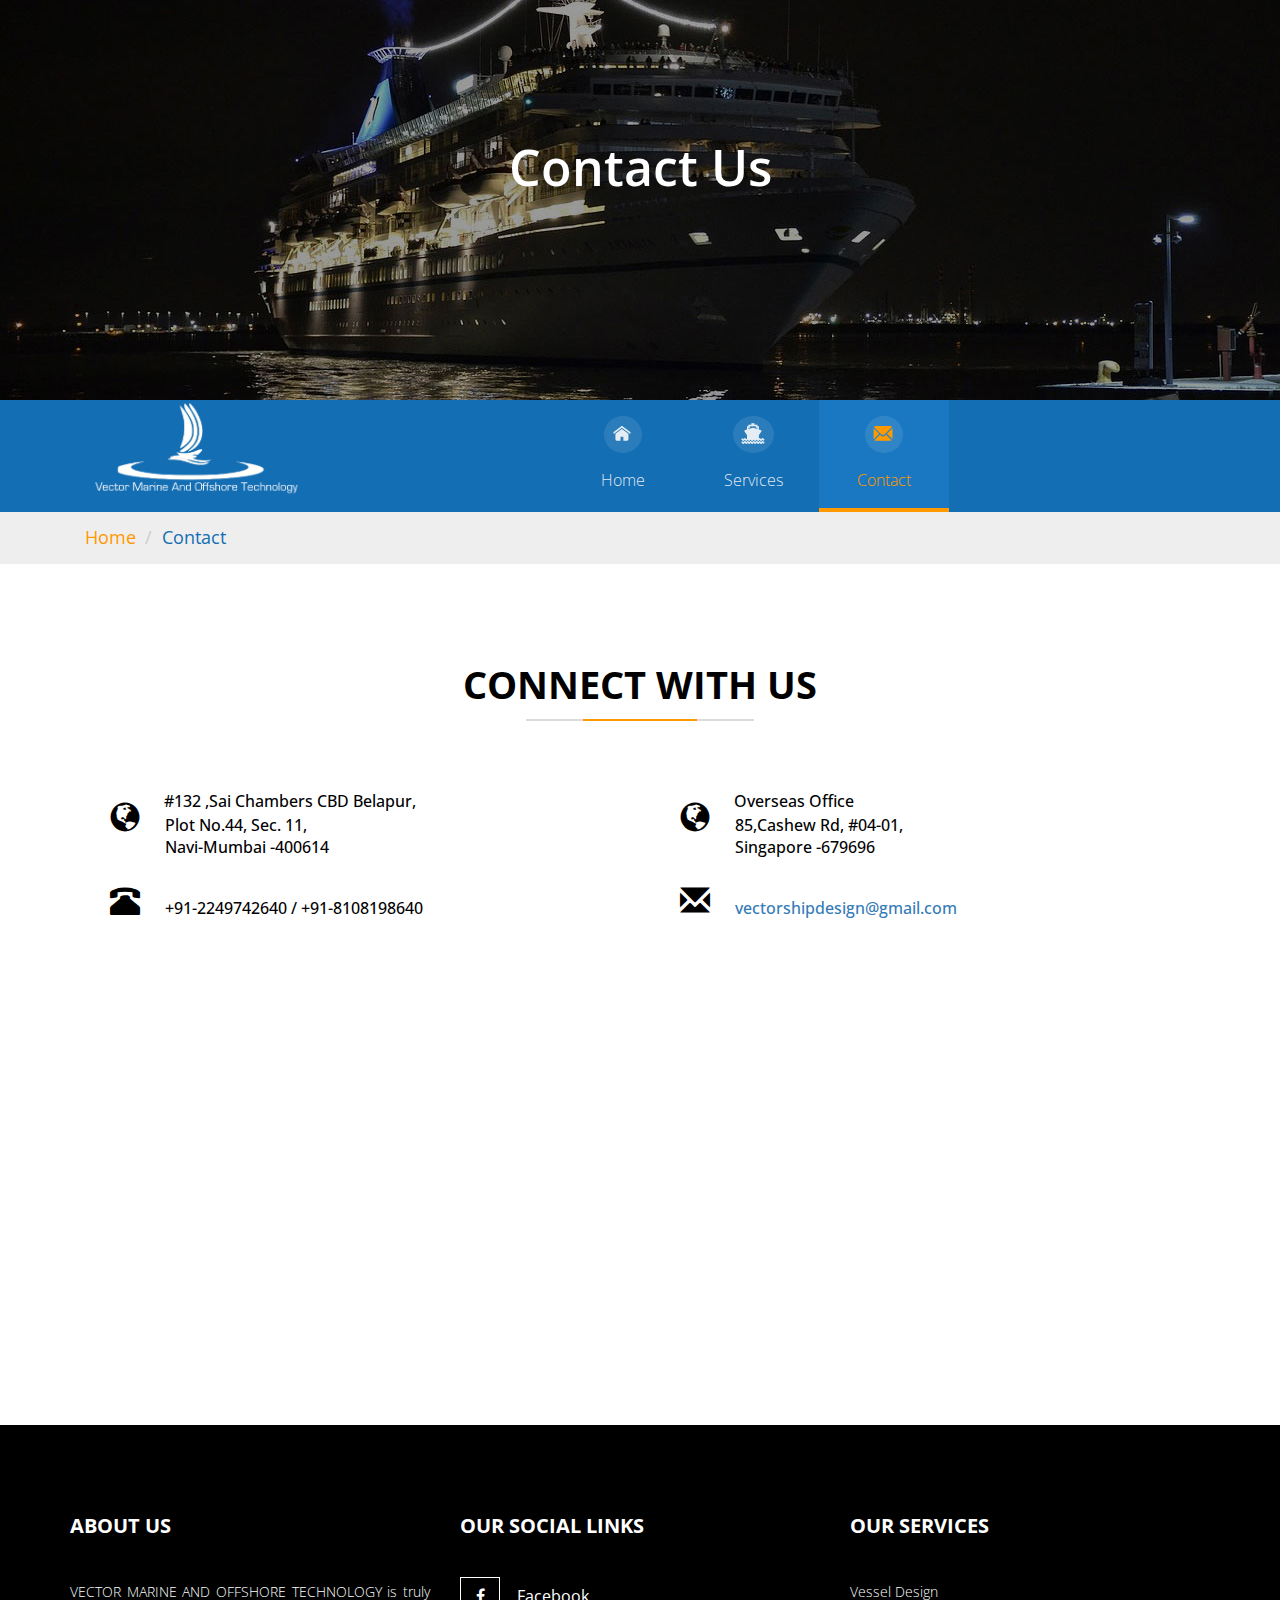
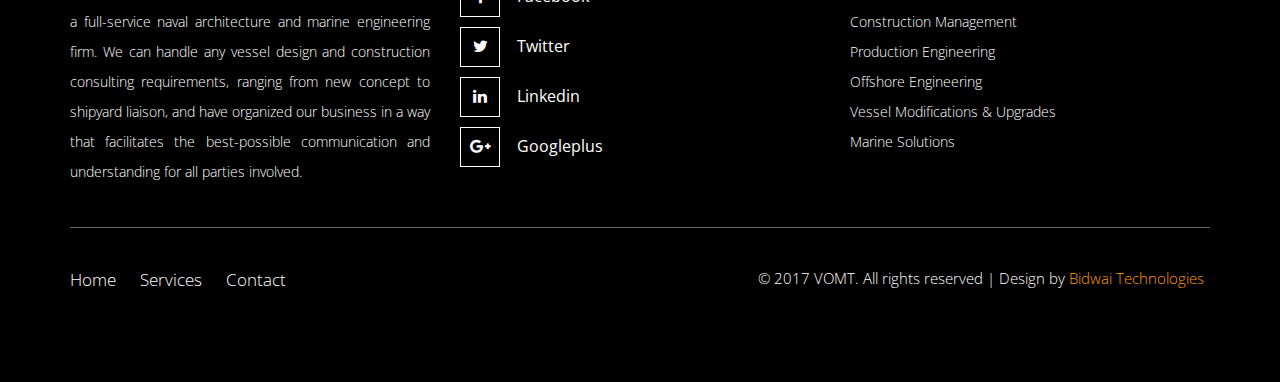
<file: contact.html>
<!--
Author: Bidwai Technologies
Author URL: http://www.bidwai.in
License: Creative Commons Attribution 3.0 Unported
License URL: http://creativecommons.org/licenses/by/3.0/
-->
<!DOCTYPE HTML>
<html>

<head>
    <title>Contact :: VECTOR MARINE AND OFFSHORE TECHNOLOGY  </title>
    <meta name="viewport" content="width=device-width, initial-scale=1">
    <meta http-equiv="Content-Type" content="text/html; charset=utf-8" />
    <meta name="keywords" content="Ship Industry Responsive web template, Bootstrap Web Templates, Flat Web Templates, Android Compatible web template, 
Smartphone Compatible web template, free webdesigns for Nokia, Samsung, LG, SonyEricsson, Motorola web design" />
    <script type="application/x-javascript">
    addEventListener("load", function() {
        setTimeout(hideURLbar, 0);
    }, false);

    function hideURLbar() {
        window.scrollTo(0, 1);
    }
    </script>
    <!-- font files -->
    <link href="https://cdnjs.cloudflare.com/ajax/libs/font-awesome/4.6.2/css/font-awesome.min.css" media="all" rel="stylesheet" type="text/css">
    <link href='https://fonts.googleapis.com/css?family=Open+Sans:400,300,600,700,800' rel='stylesheet' type='text/css'>
    <!-- /font files -->
    <!-- css files -->
    <link href="css/bootstrap.min.css" rel="stylesheet" type="text/css" media="all" />
    <link href="css/font-awesome.min.css" rel="stylesheet" type="text/css" media="all" />
    <link href="css/typo.css" rel="stylesheet" type="text/css" media="all" />
    <link href="css/portfolio.css" rel="stylesheet" type="text/css" media="all" />
    <link href="css/serv.css" rel="stylesheet" type="text/css" media="all" />
    <link href="css/nav.css" rel="stylesheet" type="text/css" media="all" />
    <link href="css/style.css" rel="stylesheet" type="text/css" media="all" />
    <!-- /css files -->
    <!-- js files -->
    <script src="js/modernizr.custom.js"></script>
    <!-- /js files -->
</head>

<body>
    <!-- banner section -->
    <section class="inner-banner">
        <div class="container">
            <div class="row">
                <div class="col-lg-12 col-md-12 col-sm-12 col-xs-12">
                    <h2 class="page-header text-center">Contact Us</h2>
                </div>
            </div>
        </div>
    </section>
    <!-- /banner section -->
    <!-- navigation -->
    <section class="navigation">
        <div class="container">
            <div class="row">
                <div class="col-lg-5 col-md-5 col-sm-5 nav-w3ls1">
                    <div class="logo">
                        <a href="index.html"><img src="images/vomt-logo.png" width="250px" height="100px"></a>
                    </div>
                </div>
                <div class="col-lg-7 col-md-7 col-sm-7 nav-w3ls2">
                    <div class="main clearfix">
                        <nav id="menu" class="nav">
                            <ul>
                                <li>
                                    <a href="index.html">
                                        <span class="icon"><i aria-hidden="true" class="icon-home"></i></span>
                                        <span>Home</span>
                                    </a>
                                </li>
                                <li>
                                    <a href="service.html">
                                        <span class="icon"><i class="fa fa-ship" aria-hidden="true"></i></span>
                                        <span>Services</span>
                                    </a>
                                </li>
                                <li class="active">
                                    <a href="contact.html">
                                        <span class="icon"><i aria-hidden="true" class="icon-contact"></i></span>
                                        <span>Contact</span>
                                    </a>
                                </li>
                            </ul>
                        </nav>
                    </div>
                </div>
            </div>
        </div>
    </section>
    <!-- /navigation -->
    <section class="page-crumb">
        <div class="container">
            <!-- Page Heading/Breadcrumbs -->
            <div class="row">
                <div class="col-lg-12">
                    <ol class="breadcrumb">
                        <li><a href="index.html">Home</a>
                        </li>
                        <li class="active">Contact</li>
                    </ol>
                </div>
            </div>
            <!-- /.row -->
        </div>
    </section>
    <!-- contact section -->
    <section class="our-contacts">
        <div class="container">
            <h3 class="text-center Bidwai Technologies w3 w3l w3ls agileits agileinfo wthree w3-agileits">Connect With Us</h3>
            <p class="text-center Bidwai Technologies w3 w3l w3ls agileits agileits-Bidwai Technologies agile w3-agile"></p>
            <div class="clearfix"></div>
                <div class="col-lg-6 col-md-6">
                    <div class="contact-info">
                        <div class="address">
                            <i class="glyphicon glyphicon-globe"></i>
                            <p class="p3">#132 ,Sai Chambers CBD Belapur,</p>
                            <p class="p4">Plot No.44, Sec. 11,
                                <br> Navi-Mumbai -400614</p>
                        </div>
                        <div class="phone">
                            <i class="glyphicon glyphicon-phone-alt"></i>
                            <p class="p4">+91-2249742640 / +91-8108198640</p>
                        </div>
                    </div>
                </div>
                <div class="col-lg-6 col-md-6">
                    <div class="contact-info">
                        <div class="address">
                            <i class="glyphicon glyphicon-globe"></i>
                            <p class="p3">Overseas Office</p>
                            <p class="p4">85,Cashew Rd, #04-01,
                                <br> Singapore -679696</p>
                        </div>
                        <div class="email-info">
                                <i class="glyphicon glyphicon-envelope"></i>
                                <p class="p4"><a href="mailto:vectorshipdesign@gmail.com">vectorshipdesign@gmail.com</a></p>
                        </div>
                    </div>
                </div>

                <p class="text-center Bidwai Technologies w3 w3l w3ls agileits agileits-Bidwai Technologies agile w3-agile"></p>
        </div>
    </section>
    <!-- /contact section -->
    <section class="map">
        <iframe class="googlemaps" src="https://www.google.com/maps/embed?pb=!1m18!1m12!1m3!1d241315.8098264837!2d72.74111521796557!3d19.083094372154232!2m3!1f0!2f0!3f0!3m2!1i1024!2i768!4f13.1!3m3!1m2!1s0x3be7c6306644edc1%3A0x5da4ed8f8d648c69!2sMumbai%2C+Maharashtra!5e0!3m2!1sen!2sin!4v1492629048114" style="border:0" allowfullscreen></iframe>
    </section>
    <!-- footer section -->
    <section class="footer">
        <div class="container">
            <div class="row">
                <div class="col-lg-4 col-md-4 footer-w3ls1">
                    <h3>About Us</h3>
                    <p class="footer-p1" align="justify">VECTOR MARINE AND OFFSHORE TECHNOLOGY  is truly a full-service naval architecture and marine engineering firm. We can handle any vessel design and construction consulting requirements, ranging from new concept to shipyard liaison, and have organized our business in a way that facilitates the best-possible communication and understanding for all parties involved. </p>
                </div>
                <div class="col-lg-4 col-md-4 footer-w3ls2">
                    <h3>Our Social Links</h3>
                    <ul class="social-icons">
                        <li><a href="#"><i class="fa fa-facebook"></i>Facebook</a></li>
                        <li><a href="#"><i class="fa fa-twitter"></i>Twitter</a></li>
                        <li><a href="#"><i class="fa fa-linkedin"></i>Linkedin</a></li>
                        <li><a href="#"><i class="fa fa-google-plus"></i>Googleplus</a></li>
                    </ul>
                </div>
                <div class="col-lg-4 col-md-4 footer-w3ls3">
                    <h3>Our Services</h3>
                    <p class="footer-p1">Vessel Design
                        <br> Construction Management
                        <br> Production Engineering
                        <br> Offshore Engineering
                        <br> Vessel Modifications & Upgrades
                        <br> Marine Solutions
                        <br>
                    </p>
                </div>
            </div>
            <hr>
            <div class="row">
                <div class="col-lg-7 copy-w3ls1">
                    <ul class="nav-links">
                        <li><a href="index.html">Home</a></li>
                        <li><a href="service.html">Services</a></li>
                        <li><a href="contact.html">Contact</a></li>
                    </ul>
                </div>
                <div class="col-lg-5 copy-w3ls2">
                    <p class="copyright">&copy; 2017 VOMT. All rights reserved | Design by <a href="http://www.bidwai.in/" target="_blank">Bidwai Technologies</a></p>
                </div>
            </div>
        </div>
    </section>
    <!-- /footer section -->
    <!-- back to top -->
    <a href="#0" class="cd-top">Top</a>
    <!-- /back to top -->
    <!-- js files -->
    <script src="js/jquery.min.js"></script>
    <script src="js/bootstrap.min.js"></script>
    <script src="js/SmoothScroll.min.js"></script>
    <!-- js for back to top -->
    <script src="js/top.js"></script>
    <!-- /js for back to top -->
    <!-- js for navigation -->
    <script>
    //  The function to change the class
    var changeClass = function(r, className1, className2) {
        var regex = new RegExp("(?:^|\\s+)" + className1 + "(?:\\s+|$)");
        if (regex.test(r.className)) {
            r.className = r.className.replace(regex, ' ' + className2 + ' ');
        } else {
            r.className = r.className.replace(new RegExp("(?:^|\\s+)" + className2 + "(?:\\s+|$)"), ' ' + className1 + ' ');
        }
        return r.className;
    };

    //  Creating our button in JS for smaller screens
    var menuElements = document.getElementById('menu');
    menuElements.insertAdjacentHTML('afterBegin', '<button type="button" id="menutoggle" class="navtoogle" aria-hidden="true"><i aria-hidden="true" class="icon-menu"> </i> Menu</button>');

    //  Toggle the class on click to show / hide the menu
    document.getElementById('menutoggle').onclick = function() {
        changeClass(this, 'navtoogle active', 'navtoogle');
    }

    // http://www.bidwai.in/codrops/2013/05/08/responsive-retina-ready-menu/comment-page-2/#comment-438918
    document.onclick = function(e) {
        var mobileButton = document.getElementById('menutoggle'),
            buttonStyle = mobileButton.currentStyle ? mobileButton.currentStyle.display : getComputedStyle(mobileButton, null).display;

        if (buttonStyle === 'block' && e.target !== mobileButton && new RegExp(' ' + 'active' + ' ').test(' ' + mobileButton.className + ' ')) {
            changeClass(mobileButton, 'navtoogle active', 'navtoogle');
        }
    }
    </script>
    <!-- /js for navigation -->
    <!-- /js files -->
    <!--Start of Tawk.to Script-->
    <script type="text/javascript">
    var Tawk_API = Tawk_API || {},
        Tawk_LoadStart = new Date();
    (function() {
        var s1 = document.createElement("script"),
            s0 = document.getElementsByTagName("script")[0];
        s1.async = true;
        s1.src = 'https://embed.tawk.to/5959ef8fe9c6d324a473877b/default';
        s1.charset = 'UTF-8';
        s1.setAttribute('crossorigin', '*');
        s0.parentNode.insertBefore(s1, s0);
    })();
    </script>
    <!--End of Tawk.to Script-->
</body>

</html>
</file>
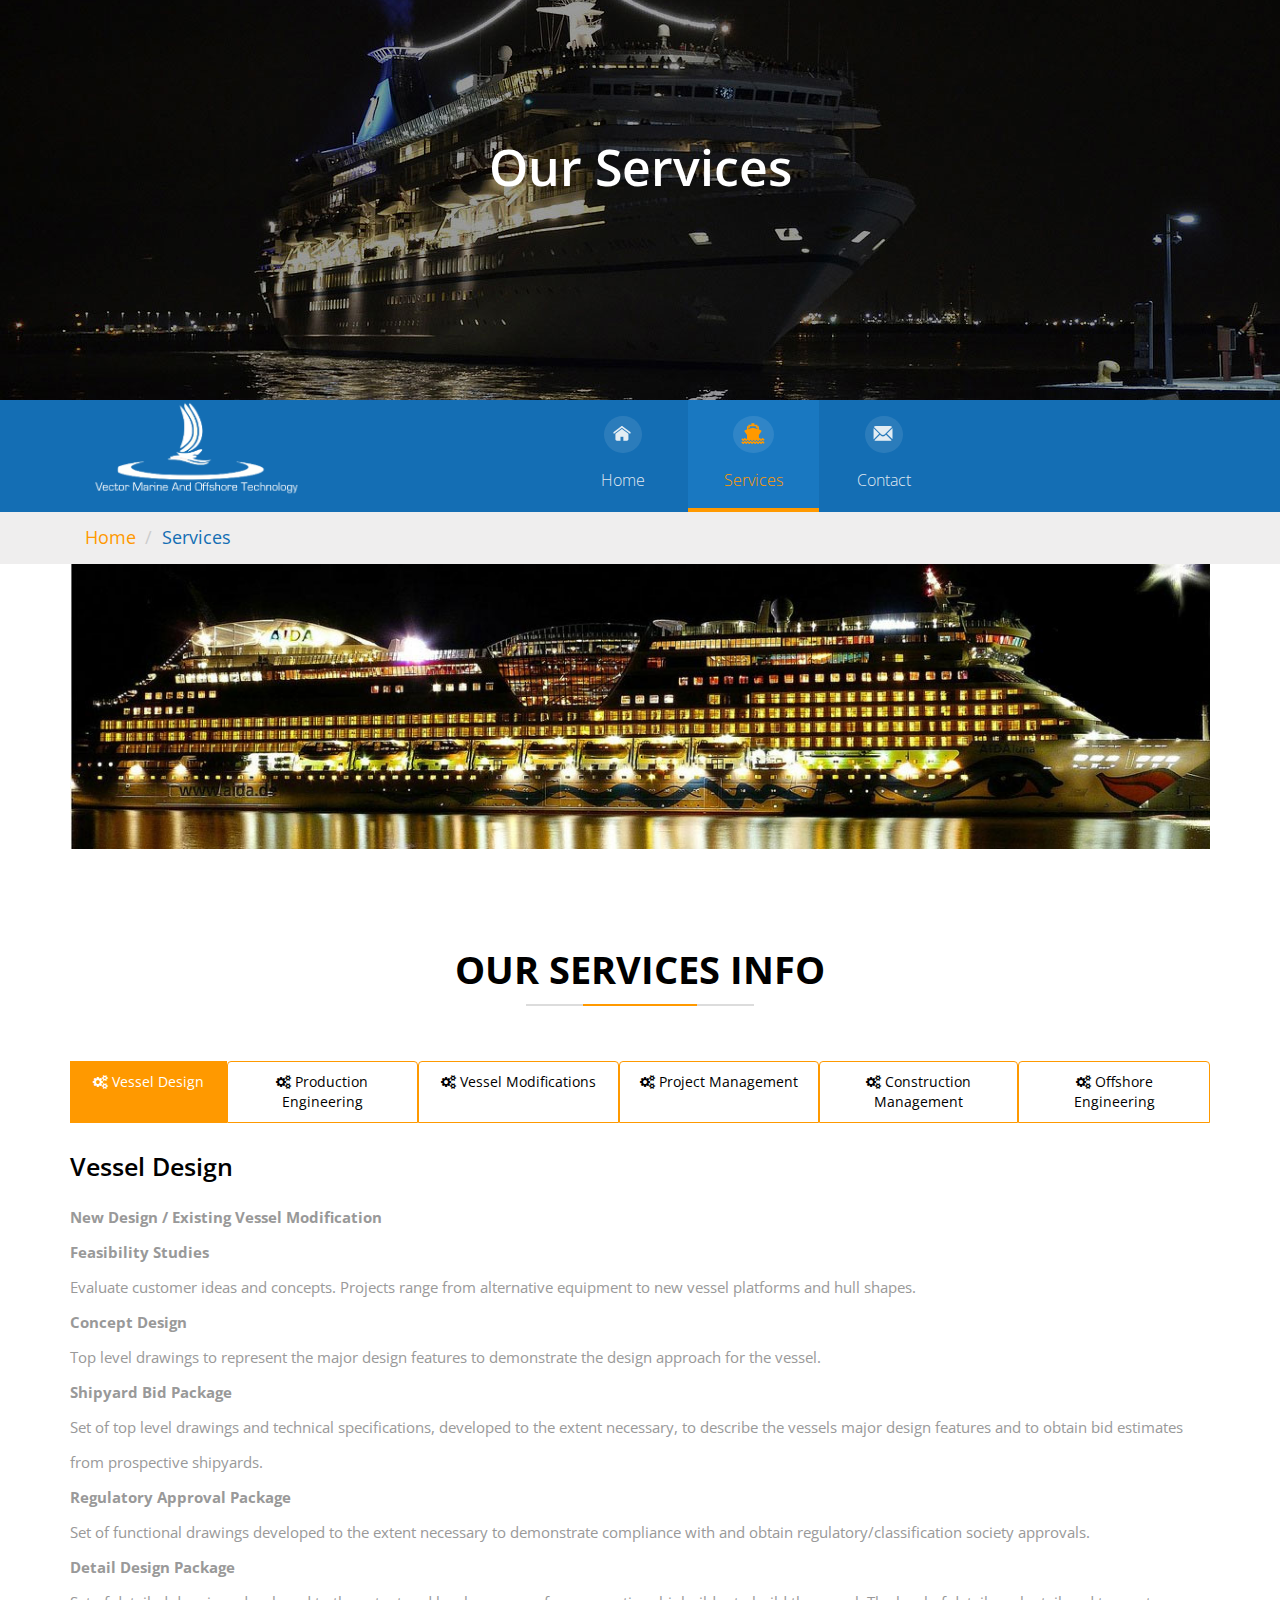
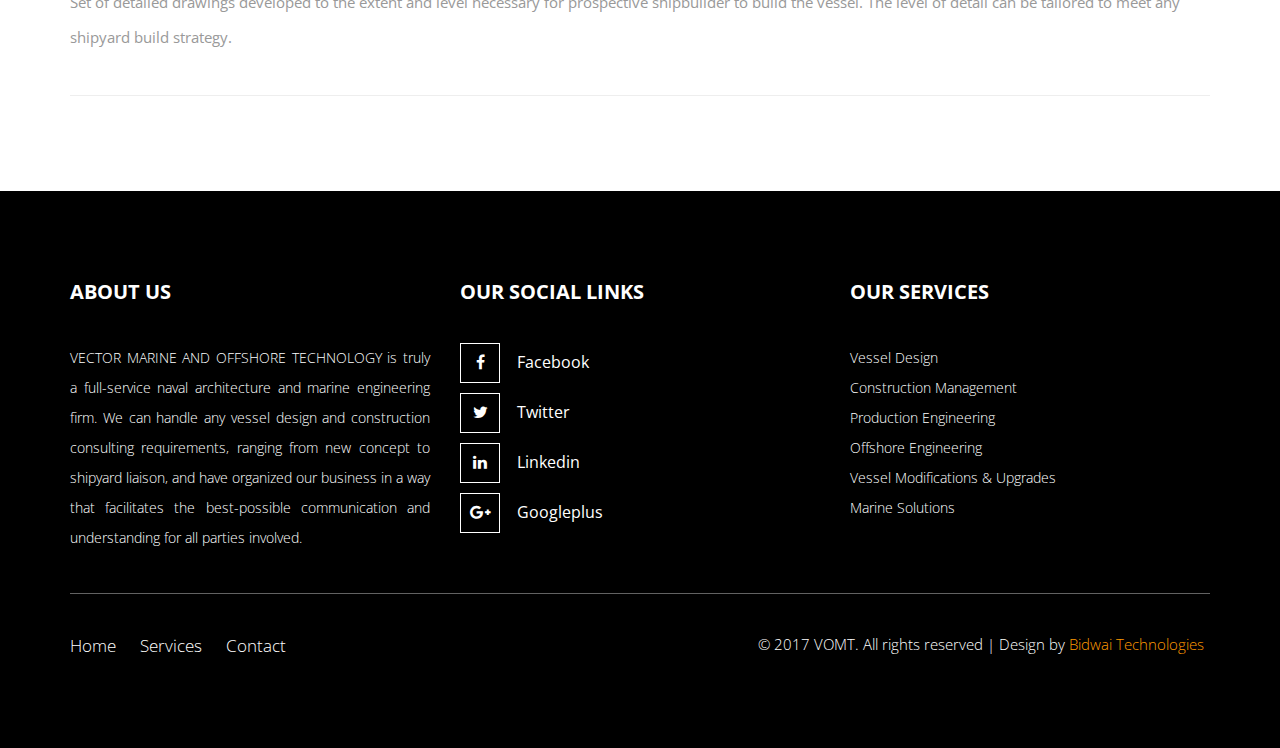
<file: service.html>
<!--
Author: Bidwai Technologies
Author URL: http://www.bidwai.in
License: Creative Commons Attribution 3.0 Unported
License URL: http://creativecommons.org/licenses/by/3.0/
-->
<!DOCTYPE HTML>
<html>

<head>
    <title>Ship Industry A Industrial Category Flat Bootstrap Responsive Website Template | Service :: Bidwai Technologies</title>
    <meta name="viewport" content="width=device-width, initial-scale=1">
    <meta http-equiv="Content-Type" content="text/html; charset=utf-8" />
    <meta name="keywords" content="Ship Industry Responsive web template, Bootstrap Web Templates, Flat Web Templates, Android Compatible web template, 
Smartphone Compatible web template, free webdesigns for Nokia, Samsung, LG, SonyEricsson, Motorola web design" />
    <script type="application/x-javascript">
    addEventListener("load", function() {
        setTimeout(hideURLbar, 0);
    }, false);

    function hideURLbar() {
        window.scrollTo(0, 1);
    }
    </script>
    <!-- font files -->
    <link href="https://cdnjs.cloudflare.com/ajax/libs/font-awesome/4.6.2/css/font-awesome.min.css" media="all" rel="stylesheet" type="text/css">
    <link href='https://fonts.googleapis.com/css?family=Open+Sans:400,300,600,700,800' rel='stylesheet' type='text/css'>
    <!-- /font files -->
    <!-- css files -->
    <link href="css/bootstrap.min.css" rel="stylesheet" type="text/css" media="all" />
    <link href="css/font-awesome.min.css" rel="stylesheet" type="text/css" media="all" />
    <link href="css/typo.css" rel="stylesheet" type="text/css" media="all" />
    <link href="css/portfolio.css" rel="stylesheet" type="text/css" media="all" />
    <link href="css/serv.css" rel="stylesheet" type="text/css" media="all" />
    <link href="css/nav.css" rel="stylesheet" type="text/css" media="all" />
    <link href="css/style.css" rel="stylesheet" type="text/css" media="all" />
    <!-- /css files -->
    <!-- js files -->
    <script src="js/modernizr.custom.js"></script>
    <!-- /js files -->
</head>

<body>
    <!-- banner section -->
    <section class="inner-banner">
        <div class="container">
            <div class="row">
                <div class="col-lg-12 col-md-12 col-sm-12 col-xs-12">
                    <h2 class="page-header text-center">Our Services</h2>
                </div>
            </div>
        </div>
    </section>
    <!-- /banner section -->
    <!-- navigation -->
    <section class="navigation">
        <div class="container">
            <div class="row">
                <div class="col-lg-5 col-md-5 col-sm-5 nav-w3ls1">
                    <div class="logo">
                        <a href="index.html"><img src="images/vomt-logo.png" width="250px" height="100px"></a>
                    </div>
                </div>
                <div class="col-lg-7 col-md-7 col-sm-7 nav-w3ls2">
                    <div class="main clearfix">
                        <nav id="menu" class="nav">
                            <ul>
                                <li>
                                    <a href="index.html">
                                        <span class="icon"><i aria-hidden="true" class="icon-home"></i></span>
                                        <span>Home</span>
                                    </a>
                                </li>
                                <li class="active">
                                    <a href="service.html">
                                        <span class="icon"><i class="fa fa-ship" aria-hidden="true"></i></span>
                                        <span>Services</span>
                                    </a>
                                </li>
                                <li>
                                    <a href="contact.html">
                                        <span class="icon"><i aria-hidden="true" class="icon-contact"></i></span>
                                        <span>Contact</span>
                                    </a>
                                </li>
                            </ul>
                        </nav>
                    </div>
                </div>
            </div>
        </div>
    </section>
    <!-- /navigation -->
    <section class="page-crumb">
        <div class="container">
            <div class="row">
                <div class="col-lg-12">
                    <ol class="breadcrumb">
                        <li><a href="index.html">Home</a>
                        </li>
                        <li class="active">Services</li>
                    </ol>
                </div>
            </div>
            <!-- /.row -->
        </div>
    </section>
    <!-- <section class="service-w3ls">
    <h3 class="text-center Bidwai Technologies w3 w3l w3ls agileits-Bidwai Technologies agile w3-agile">Our Services</h3>
    <p class="text-center Bidwai Technologies w3 w3l w3ls agileits-Bidwai Technologies agile w3-agile"></p> 
    <div class="container"> 
        
        <div class="row">
            <div class="col-lg-3 col-md-3 col-sm-6 serv-w3ls">
                <div class="thumbnail">
                    <div class="hi-icon-wrap hi-icon-effect-5 hi-icon-effect-5a">
                        <a href="#set-5" class="hi-icon hi-icon-mobile">Mobile</a>
                    </div>
                    <h4 class="text-center">Lorem Ipsum</h4>
                    <p class="serv-p1"></p>
                </div>
            </div>
            <div class="col-lg-3 col-md-3 col-sm-6 serv-w3ls">  
                <div class="thumbnail">
                    <div class="hi-icon-wrap hi-icon-effect-5 hi-icon-effect-5a">
                        <a href="#set-5" class="hi-icon hi-icon-star">Mobile</a>
                    </div>
                    <h4 class="text-center">Dolor Sit Amet</h4>
                    <p class="serv-p1"></p>
                </div>
            </div>
            <div class="col-lg-3 col-md-3 col-sm-6 serv-w3ls">  
                <div class="thumbnail">
                    <div class="hi-icon-wrap hi-icon-effect-5 hi-icon-effect-5a">
                        <a href="#set-5" class="hi-icon hi-icon-archive">Mobile</a>
                    </div>
                    <h4 class="text-center">Adipiscing Elit</h4>
                    <p class="serv-p1"></p>
                </div>
            </div>
            <div class="col-lg-3 col-md-3 col-sm-6 serv-w3ls">  
                <div class="thumbnail">
                    <div class="hi-icon-wrap hi-icon-effect-5 hi-icon-effect-5a">
                        <a href="#set-5" class="hi-icon hi-icon-images">Mobile</a>
                    </div>
                    <h4 class="text-center">Donec Felis Ligula</h4>
                    <p class="serv-p1"></p>
                </div>
            </div>
        </div>  
    </div>
</section>   -->
    <section class="service-image">
        <div class="container">
            <!-- Image Header -->
            <div class="row">
                <div class="col-lg-12">
                    <img class="img-responsive" src="images/service-img.jpg" alt="Bidwai Technologies" title="Bidwai Technologies">
                </div>
            </div>
            <!-- /.row -->
        </div>
    </section>
    <section class="service-agile">
        <div class="container">
            <h3 class="text-center agileits agileinfo wthree w3-agileits">Our Services Info</h3>
            <p class="text-center agileits agileinfo wthree w3-agileits"></p>
            <!-- Service Tabs -->
            <div class="row">
                <div class="col-lg-12">
                    <ul id="myTab" class="nav nav-tabs nav-justified">
                        <li class="active"><a href="#service-one" data-toggle="tab"><i class="fa fa-cogs"></i> Vessel Design</a>
                        </li>
                        <li class=""><a href="#service-two" data-toggle="tab"><i class="fa fa-cogs"></i> Production Engineering</a>
                        </li>
                        <li class=""><a href="#service-three" data-toggle="tab"><i class="fa fa-cogs"></i> Vessel Modifications</a>
                        </li>
                        <li class=""><a href="#service-four" data-toggle="tab"><i class="fa fa-cogs"></i> Project Management</a>
                        </li>
                        <li class=""><a href="#service-five" data-toggle="tab"><i class="fa fa-cogs"></i> Construction Management</a>
                        </li>
                        <li class=""><a href="#service-six" data-toggle="tab"><i class="fa fa-cogs"></i> Offshore Engineering</a>
                        </li>
                    </ul>
                    <div id="myTabContent" class="tab-content">
                        <div class="tab-pane fade active in" id="service-one">
                            <h4>Vessel Design</h4>
                            <p class="serv-p2">
                                <b>New Design / Existing Vessel Modification</b>
                                <br> <b>Feasibility Studies</b>
                                <br> Evaluate customer ideas and concepts. Projects range from alternative equipment to new vessel platforms and hull shapes.
                                <br> <b>Concept Design</b>
                                <br> Top level drawings to represent the major design features to demonstrate the design approach for the vessel.
                                <br> <b>Shipyard Bid Package</b>
                                <br> Set of top level drawings and technical specifications, developed to the extent necessary, to describe the vessels major design features and to obtain bid estimates from prospective shipyards.
                                <br> <b>Regulatory Approval Package</b>
                                <br> Set of functional drawings developed to the extent necessary to demonstrate compliance with and obtain regulatory/classification society approvals.
                                <br> <b>Detail Design Package</b>
                                <br> Set of detailed drawings developed to the extent and level necessary for prospective shipbuilder to build the vessel. The level of detail can be tailored to meet any shipyard build strategy.</p>
                        </div>
                        <div class="tab-pane fade" id="service-two">
                            <h4>Production Engineering</h4>
                            <p class="serv-p2">Production engineering takes functional design  to the next level by incorporating design information into a full-size 3D model. Our team combines all the details of the structural, electrical, mechanical and HVAC systems of the vessel into one comprehensive model of your project. The result is a virtual vessel that can be inspected early in the design process for safety, maintainability and constructibility. Additionally, by previewing the vessel in 3D, project stakeholders have the unique opportunity to confirm the vessel’s layout, maintenance envelopes and operational access. These models can also be easily shared with others at no cost through the Navis Works software, which enables view-only access to the entire model, without any special hardware requirements.</p>
                            <p class="serv-p2"><b>Product Offerings</b>
                                <br> * Structural Lofting
                                <br> * Plate Nesting
                                <br> * Assembly Drawings
                                <br> * Pipe Routing
                                <br> * Arrangement and Details
                                <br> * Isometric Pipe Spooling
                                <br> * HVAC Routing
                                <br> * Wireway Routing
                                <br> * System Integration
                                <br> * Maintenance Review
                                <br> * Operational Review
                                <br> * On-Site Engineering
                                <br> * 3D Design Review
                                <br> * Equipment Modeling
                                <br> * Interference Detection
                                <br> * Material Reports
                                <br> * Weight Estimates
                                <br> * Center of Gravity Estimate
                                <br> * Lifting and Turning Analysis
                                <br>
                            </p>
                        </div>
                        <div class="tab-pane fade" id="service-three">
                            <h4>Vessel Modifications</h4>
                            <p class="serv-p2">VOMT has decades of experience working with existing vessels and developing modifications and upgrades.  Our team of experts can modify vessel capacity and improve the function of the vessel for better operation.  In addition, we can help our customers meet regulatory and class requirements.</p>
                            <p class="serv-p2">The range of our vessels span from the smallest harbor craft, to very large container and tanker vessels.  Our team of naval architects and marine engineers work closely with our customers to ensure that their needs are fully supported along the entire life cycle of the project.  Let our full-service firm manage your project from the concept-stage, all the way through vessel delivery.</p>
                            <p><b>Modification & Upgrade services include</b>
                                <br> * Hull Modifications
                                <br> * Structural Modifications
                                <br> * Sponsoning
                                <br> * Lengthening
                                <br> * Vessel Repower
                                <br> * Bulbous Bow and Bow Thruster
                                <br> * Mechanical and Electrical Upgrades
                                <br> * Noise and Vibration Reduction
                                <br> * Roll Reduction
                                <br> * Tier IV Upgrades
                                <br> * Stability Analysis
                                <br> * Tonnage Modifications
                                <br> * Meeting Class/USCG Requirements
                                <br> * Upgrade Accommodations for Crew Retention</p>
                        </div>
                        <div class="tab-pane fade" id="service-four">
                            <h4>Project Management</h4>
                            <p class="serv-p2">VOMT has extensive, hands-on experience managing a multitude of project types and sizes. We offer knowledgeable Project Managers (PMs), supported by a strong Project Management Office (PMO) and guided by proven project management processes.
                                <br> Our PMs have many years of project management experience. Coupled with formal training in the latest project management tools and techniques, VOMT PMs bring a wealth of knowledge to any project.
                                <br> Each project provides lessons learned. The PMO incorporates these lessons learned into our existing processes, ensuring continual improvement – a true benefit to our customers.</p>
                            <p class="serv-p2">
                                <br>Based on Project Management Institute (PMI) standards, the VOMT project management system includes the following stages:
                                <br> * Initiating: Understanding project requirements
                                <br> * Planning: Exposing risks and developing risk responses
                                <br> * Executing: Managing stakeholder requirements and ensuring quality
                                <br> * Controlling and Monitoring: Continually monitoring and reassessing project plans, keeping to budget and schedule
                                <br> * Closing: Delivering on-time and on budget
                                <br> * Jensen’s seasoned professionals have the experience and expertise that makes the difference</p>
                        </div>
                        <div class="tab-pane fade" id="service-five">
                            <h4>Construction Management</h4>
                            <p class="serv-p2">With a full range of ship design and construction services, VOMT gives customers the option of leveraging our total expertise throughout the entire life cycle of design and construction. Whether you choose to bring us in early in the concept and vessel design phases or need to consult with us about one specific phase, we pride ourselves on our ability to provide quality advice that maximises value.</p>
                            <p class="serv-p2">Our exceptional team of naval architects, marine engineers and construction management specialists are involved in a wide-variety of projects, each of which helps to provide VOMT with a depth of knowledge and experience unsurpassed in the marine industry.</p>
                            <p><b>Complete Construction Program Administration</b>
                                <br>
                                <br> * On-site Shipyard Management
                                <br> * Quality Assurance Program
                                <br> * Evaluation of Construction Progress, Estimating and Scheduling
                                <br> * Oversight of Commissioning and Testing
                                <br> * Contract Compliance and Cost Control
                                <br> * Claims Avoidance
                                <br> * Reporting and Document Management
                                <br>
                                <br> <b>Pre & Post Construction Phase Services</b>
                                <br>
                                <br> * Shipyard Contract Negotiation
                                <br> * Technical Specification Review
                                <br> * Warranty Program Management</p>
                        </div>
                        <div class="tab-pane fade" id="service-six">
                            <h4>Offshore Engineering</h4>
                            <p align="justify">
                                <h4>Special Projects</h4>
                                <br> Shipping oversized, complex and valuable cargo by water comes with unique challenges, and VOMT’s Subject Matter Experts (SMEs) know this better than anyone. Whether it’s transporting a land-based oil rig to its final location over water, or a simple towing resistance analysis, our experts provide customized solutions. VOMT offers innovative marine engineering solutions throughout the life cycle of all our projects.  Our solutions include conceptual design, detailed engineering and management of multiple engineering disciplines.
                                <br>
                                <br> Our association with Crowley gives us the unique advantage of having direct involvement with operations and the ability to design solutions with the highest level of safety for both cargo and personnel. Additionally, utilizing VOMT SMEs throughout the project’s design life cycle can prevent costly changes from last minute modifications to construction and/or cargo load-out plans.
                                <br>
                                <br> Loading Management Expertise in Vessel Design, Loading and Stability
                                <br>
                                <br> VOMT has decades of experience in determining the safe loading capabilities of marine vessels. We provide comprehensive solutions for vessel load and cargo fastening plans, and utilize 3D modeling and Finite Element Analysis (FEA) software to ensure the design and safety will exceed expectations, while helping to limit project costs. Vessel loading services include:
                                <br>
                                <br> * Project Management
                                <br> * Barge Stow Plans
                                <br> * Mooring Plans
                                <br> * Barge Strength Studies
                                <br> * Local and Global Structural Analysis
                                <br> * Stability and Hydrostatics Analysis
                                <br> * Ballast Plans
                                <br> * Seafastening Design
                                <br> * Finite Element Analysis (FEA)
                                <br> * Load and Offload Calculations
                                <br> * 3D Load and Offload Renderings
                                <br> * Mooring analysis
                            </p>
                            <br>
                            <br>
                            <br>
                            <p align="Center">
                                <h2><a href="images/offshore-brochure-compact.pdf" target="_blank"><span class="label label-primary">Download Brochure</span></a></h2></p>
                        </div>
                    </div>
                </div>
            </div>
            <hr>
        </div>
    </section>
    <!-- footer section -->
    <section class="footer">
        <div class="container">
            <div class="row">
                <div class="col-lg-4 col-md-4 footer-w3ls1">
                    <h3>About Us</h3>
                    <p class="footer-p1" align="justify">VECTOR MARINE AND OFFSHORE TECHNOLOGY  is truly a full-service naval architecture and marine engineering firm. We can handle any vessel design and construction consulting requirements, ranging from new concept to shipyard liaison, and have organized our business in a way that facilitates the best-possible communication and understanding for all parties involved. </p>
                </div>
                <div class="col-lg-4 col-md-4 footer-w3ls2">
                    <h3>Our Social Links</h3>
                    <ul class="social-icons">
                        <li><a href="#"><i class="fa fa-facebook"></i>Facebook</a></li>
                        <li><a href="#"><i class="fa fa-twitter"></i>Twitter</a></li>
                        <li><a href="#"><i class="fa fa-linkedin"></i>Linkedin</a></li>
                        <li><a href="#"><i class="fa fa-google-plus"></i>Googleplus</a></li>
                    </ul>
                </div>
                <div class="col-lg-4 col-md-4 footer-w3ls3">
                    <h3>Our Services</h3>
                    <p class="footer-p1">Vessel Design
                        <br> Construction Management
                        <br> Production Engineering
                        <br> Offshore Engineering
                        <br> Vessel Modifications & Upgrades
                        <br> Marine Solutions
                        <br>
                    </p>
                </div>
            </div>
            <hr>
            <div class="row">
                <div class="col-lg-7 copy-w3ls1">
                    <ul class="nav-links">
                        <li><a href="index.html">Home</a></li>
                        <li><a href="service.html">Services</a></li>
                        <li><a href="contact.html">Contact</a></li>
                    </ul>
                </div>
                <div class="col-lg-5 copy-w3ls2">
                    <p class="copyright">&copy; 2017 VOMT. All rights reserved | Design by <a href="http://www.bidwai.in/" target="_blank">Bidwai Technologies</a></p>
                </div>
            </div>
        </div>
    </section>
    <!-- /footer section -->
    <!-- back to top -->
    <a href="#0" class="cd-top">Top</a>
    <!-- /back to top -->
    <!-- js files -->
    <script src="js/jquery.min.js"></script>
    <script src="js/bootstrap.min.js"></script>
    <script src="js/SmoothScroll.min.js"></script>
    <!-- js for back to top -->
    <script src="js/top.js"></script>
    <!-- /js for back to top -->
    <!-- js for navigation -->
    <script>
    //  The function to change the class
    var changeClass = function(r, className1, className2) {
        var regex = new RegExp("(?:^|\\s+)" + className1 + "(?:\\s+|$)");
        if (regex.test(r.className)) {
            r.className = r.className.replace(regex, ' ' + className2 + ' ');
        } else {
            r.className = r.className.replace(new RegExp("(?:^|\\s+)" + className2 + "(?:\\s+|$)"), ' ' + className1 + ' ');
        }
        return r.className;
    };

    //  Creating our button in JS for smaller screens
    var menuElements = document.getElementById('menu');
    menuElements.insertAdjacentHTML('afterBegin', '<button type="button" id="menutoggle" class="navtoogle" aria-hidden="true"><i aria-hidden="true" class="icon-menu"> </i> Menu</button>');

    //  Toggle the class on click to show / hide the menu
    document.getElementById('menutoggle').onclick = function() {
        changeClass(this, 'navtoogle active', 'navtoogle');
    }

    // http://www.bidwai.in/codrops/2013/05/08/responsive-retina-ready-menu/comment-page-2/#comment-438918
    document.onclick = function(e) {
        var mobileButton = document.getElementById('menutoggle'),
            buttonStyle = mobileButton.currentStyle ? mobileButton.currentStyle.display : getComputedStyle(mobileButton, null).display;

        if (buttonStyle === 'block' && e.target !== mobileButton && new RegExp(' ' + 'active' + ' ').test(' ' + mobileButton.className + ' ')) {
            changeClass(mobileButton, 'navtoogle active', 'navtoogle');
        }
    }
    </script>
    <!-- /js for navigation -->
    <!--Start of Tawk.to Script-->
    <script type="text/javascript">
    var Tawk_API = Tawk_API || {},
        Tawk_LoadStart = new Date();
    (function() {
        var s1 = document.createElement("script"),
            s0 = document.getElementsByTagName("script")[0];
        s1.async = true;
        s1.src = 'https://embed.tawk.to/5959ef8fe9c6d324a473877b/default';
        s1.charset = 'UTF-8';
        s1.setAttribute('crossorigin', '*');
        s0.parentNode.insertBefore(s1, s0);
    })();
    </script>
    <!--End of Tawk.to Script-->
    <!-- /js files -->
</body>

</html>
</file>
<file: css/typo.css>
/*-- Typography-Page-Styling --*/
.typography {
	padding: 25px 0 50px;
	font-weight:normal;
}
.typography  h2.page-header.text-center {
	text-align:center;
	padding: 0px 0 30px;
    margin-top: 1px;
}
.typography .form-control {
	background-color:transparent;
}
.typography h1, .typography h2, .typography h3, .typography h4, .typography h5, .typography h6 {
	text-align: left;
}
.typography h1 {
	color:#000;
	font-size:36px;
}
.typography h2 {
	color:#000;
	font-size:30px;
}
.typography h3 {
	color:#000;
	font-size:24px;
}
.typography h4 {
	color:#000;
	font-size:18px;
}
.typography h5 {
	color:#000;
	font-size:14px;
}
.typography h6 {
	color:#000;
	font-size:12px;
}
.typography .show-grid [class^=col-] {
	background: #fff;
	text-align: center;
	margin-bottom: 10px;
	line-height: 2em;
	border: 10px solid #f0f0f0;
}
.typography .show-grid [class*="col-"]:hover {
	background: #e0e0e0;
}
.typography .grid_3 {
	margin-bottom: 2em;
}
.typography .xs h3,.typography h3.m_1 {
	color: #000;
	font-size: 1.7em;
	font-weight: 300;
	margin-bottom: 1em;
}
.typography .grid_3 p {
	color: #000;
	font-size: 0.85em;
	margin-bottom: 1em;
	font-weight: 300;
}
.typography .grid_4 {
	background: none;
	margin-top: 50px;
}
.typography .label {
	font-weight: 300 !important;
	border-radius: 4px;
	-webkit-border-radius: 4px;
	-moz-border-radius: 4px;
}
.typography .grid_5 {
	background: none;
	padding: 2em 0;
}
.typography .grid_5 h3,.typography  .grid_5 h2,.typography .grid_5 h1,.typography .grid_5 h4,.typography .grid_5 h5,.typography  h3.hdg {
    margin-bottom: 1em;
    color: #ffb400;
}
.typography .table > thead > tr > th,.typography .table > tbody > tr > th,.typography .table > tfoot > tr > th,.typography .table > thead > tr > td,.typography .table > tbody > tr > td,.typography .table > tfoot > tr > td {
	border-top: none !important;
}
.typography .tab-content > .active {
	display: block;
	visibility: visible;
}
.typography .pagination > .active > a,.typography .pagination > .active > span,.typography .pagination > .active > a:hover,.typography .pagination > .active > span:hover,.typography .pagination > .active > a:focus,.typography .pagination > .active > span:focus {
	z-index: 0;
}
.typography .badge-primary {
	background-color: #03a9f4;
}
.typography .badge-success {
	background-color: #8bc34a;
}
.typography .badge-warning {
	background-color: #ffc107;
}
.typography .badge-danger {
	background-color: #e51c23;
}
.typography .grid_3 p {
	line-height: 2em;
	color: #000;
	font-size: 0.9em;
	margin-bottom: 1em;
	font-weight: 300;
}
.typography .bs-docs-example {
	margin: 1em 0;
}
.typography section#tables p {
	margin-top: 1em;
}
.typography .tab-container .tab-content {
	border-radius: 0 2px 2px 2px;
	border: 1px solid #e0e0e0;
	padding: 16px;
	background-color: #ffffff;
}
.typography .table td,.typography .table>tbody>tr>td,.typography .table>tbody>tr>th,.typography .table>tfoot>tr>td,.typography .table>tfoot>tr>th,.typography .table>thead>tr>td,.typography .table>thead>tr>th {
	padding: 15px!important;
}
.typography .table > thead > tr > th,.typography .table > tbody > tr > th,.typography .table > tfoot > tr > th,.typography .table > thead > tr > td,.typography .table > tbody > tr > td,.typography .table > tfoot > tr > td {
	font-size: 0.9em;
	color: #000;
	border-top: none !important;
}
.typography .tab-content > .active {
	display: block;
	visibility: visible;
}
.typography .label {
	font-weight: 300 !important;
}
.typography .label {
	padding: 4px 6px;
	border: none;
	text-shadow: none;
}
.typography .nav-tabs {
	margin-bottom: 1em;
}
.typography .alert {
	font-size: 0.85em;
}
.typography h1.t-button,.typography h2.t-button,.typography h3.t-button,.typography h4.t-button,.typography h5.t-button {
	line-height: 1.8em;
	margin-top: 0.5em;
	margin-bottom: 0.5em;
}
.typography li.list-group-item1 {
	line-height: 2.5em;
}
.typography .input-group {
	margin-bottom: 20px;
}
.typography .in-gp-tl {
	padding: 0;
}
.typography .in-gp-tb {
	padding-right: 0;
}
.typography .list-group {
	margin-bottom: 48px;
}
.typography ol {
	margin-bottom: 44px;
}
.typography h2.typoh2 {
	margin: 0 0 10px;
}


/*-- RESPONSIVE WEBDESIGN --*/

@media screen and (max-width: 1366px) {
	.typography .grid_3.grid_4 {
    margin-top: 10px;
}
}

@media screen and (max-width: 768px) {
	.typography .grid_5 {
		padding: 0 0 1em;
	}
	.typography .grid_3 {
		margin-bottom: 0em;
	}
}

@media screen and (max-width: 640px) {
	.typography h1,.typography .h1,.typography h2,.typography .h2,.typography h3,.typography .h3 {
		margin-top: 0px;
		margin-bottom: 0px;
	}
	.typography .grid_5 h3,.typography .grid_5 h2,.typography .grid_5 h1,.typography .grid_5 h4,.typography .grid_5 h5,.typography h3.hdg,.typography h3.bars {
		margin-bottom: .5em;
	}
	.typography .progress {
		height: 10px;
		margin-bottom: 10px;
	}
	.typography ol.breadcrumb li,.typography .grid_3 p,.typography ul.list-group li,.typography li.list-group-item1 {
		font-size: 14px;
	}
	.typography .breadcrumb {
		margin-bottom: 10px;
	}
	.typography .well {
		font-size: 14px;
		margin-bottom: 10px;
	}
	.typography h2.typoh2 {
		font-size: 1.5em;
	}
}

@media screen and (max-width: 480px) {
	.typography .table h1 {
		font-size: 26px;
	}
	.typography .table h2 {
		font-size: 23px;
	}
	.typography .table h3 {
		font-size: 20px;
	}
	.typography .label {
		font-size: 53%;
	}
	.typography .alert,p {
		font-size: 14px;
	}
	.typography .pagination {
		margin: 20px 0 0px;
	}
	.typography .grid_4 {
		margin-top: 2em;
	}
}

@media screen and (max-width: 320px) {
	.typography .grid_4 {
		margin-top: 18px;
	}
	.typography h3.title {
		font-size: 1.6em;
	}
	.typography .alert,.typography p,.typography ol.breadcrumb li,.typography .grid_3 p,.typography .well,.typography ul.list-group li,.typography li.list-group-item1,.typography a.list-group-item {
		font-size: 13px;
	}
	.typography .alert {
		padding: 10px;
		margin-bottom: 10px;
	}
	.typography ul.pagination li a {
		font-size: 14px;
		padding: 5px 11px;
	}
	.typography .list-group {
		margin-bottom: 10px;
	}
	.typography .well {
		padding: 10px;
	}
	.typography .nav > li > a {
		font-size: 14px;
	}
	.typography table.table.table-striped,.typography .table-bordered,.typography .bs-docs-example {
		display: none;
	}
	.typography .table h1 {
    font-size: 25px;
}
}
/*-- //Typography-Page-Styling --*/
</file>
<file: css/serv.css>
@font-face {
	font-family: 'ecoicon';
	src:url('../fonts/ecoicons/ecoicon.eot');
	src:url('../fonts/ecoicons/ecoicon.eot?#iefix') format('embedded-opentype'),
		url('../fonts/ecoicons/ecoicon.woff') format('woff'),
		url('../fonts/ecoicons/ecoicon.ttf') format('truetype'),
		url('../fonts/ecoicons/ecoicon.svg#ecoicon') format('svg');
	font-weight: normal;
	font-style: normal;
}

.hi-icon-wrap {
	text-align: center;
	margin: 0 auto;
	padding:0;
}

.hi-icon {
	display: inline-block;
	font-size: 0px;
	cursor: pointer;
	margin:0;
	width: 90px;
	height: 90px;
	border-radius: 50%;
	text-align: center;
	position: relative;
	z-index: 1;
	color:#31708f;
}

.hi-icon:after {
	pointer-events: none;
	position: absolute;
	width: 100%;
	height: 100%;
	border-radius: 50%;
	content: '';
	-webkit-box-sizing: content-box; 
	-moz-box-sizing: content-box; 
	box-sizing: content-box;
}

.hi-icon:before {
	font-family: 'ecoicon';
	speak: none;
	font-size: 48px;
	line-height: 90px;
	font-style: normal;
	font-weight: normal;
	font-variant: normal;
	text-transform: none;
	display: block;
	-webkit-font-smoothing: antialiased;
}

.hi-icon-mobile:before {
	content: "\e009";
}

.hi-icon-screen:before {
	content: "\e00a";
}

.hi-icon-earth:before {
	content: "\e002";
}

.hi-icon-support:before {
	content: "\e000";
}

.hi-icon-locked:before {
	content: "\e001";
}

.hi-icon-cog:before {
	content: "\e003";
}

.hi-icon-clock:before {
	content: "\e004";
}

.hi-icon-videos:before {
	content: "\e005";
}

.hi-icon-list:before {
	content: "\e006";
}

.hi-icon-refresh:before {
	content: "\e007";
}

.hi-icon-images:before {
	content: "\e008";
}

.hi-icon-pencil:before {
	content: "\e00b";
}

.hi-icon-link:before {
	content: "\e00c";
}

.hi-icon-mail:before {
	content: "\e00d";
}

.hi-icon-location:before {
	content: "\e00e";
}

.hi-icon-archive:before {
	content: "\e00f";
}

.hi-icon-chat:before {
	content: "\e010";
}

.hi-icon-bookmark:before {
	content: "\e011";
}

.hi-icon-user:before {
	content: "\e012";
}

.hi-icon-contract:before {
	content: "\e013";
}

.hi-icon-star:before {
	content: "\e014";
}

/* Effect 1 */
.hi-icon-effect-1 .hi-icon {
	background: rgba(255,255,255,0.1);
	-webkit-transition: background 0.2s, color 0.2s;
	-moz-transition: background 0.2s, color 0.2s;
	transition: background 0.2s, color 0.2s;
}

.hi-icon-effect-1 .hi-icon:after {
	top: -7px;
	left: -7px;
	padding: 7px;
	box-shadow: 0 0 0 4px #fff;
	-webkit-transition: -webkit-transform 0.2s, opacity 0.2s;
	-webkit-transform: scale(.8);
	-moz-transition: -moz-transform 0.2s, opacity 0.2s;
	-moz-transform: scale(.8);
	-ms-transform: scale(.8);
	transition: transform 0.2s, opacity 0.2s;
	transform: scale(.8);
	opacity: 0;
}

/* Effect 1a */
.hi-icon-effect-1a .hi-icon:hover {
	background: rgba(255,255,255,1);
	color: #41ab6b;
}

.hi-icon-effect-1a .hi-icon:hover:after {
	-webkit-transform: scale(1);
	-moz-transform: scale(1);
	-ms-transform: scale(1);
	transform: scale(1);
	opacity: 1;
}

/* Effect 1b */
.hi-icon-effect-1b .hi-icon:hover {
	background: rgba(255,255,255,1);
	color: #41ab6b;
}

.hi-icon-effect-1b .hi-icon:after {
	-webkit-transform: scale(1.2);
	-moz-transform: scale(1.2);
	-ms-transform: scale(1.2);
	transform: scale(1.2);
}

.hi-icon-effect-1b .hi-icon:hover:after {
	-webkit-transform: scale(1);
	-moz-transform: scale(1);
	-ms-transform: scale(1);
	transform: scale(1);
	opacity: 1;
}

/* Effect 2 */
.hi-icon-effect-2 .hi-icon {
	color: #eea303;
	box-shadow: 0 0 0 3px #fff;
	-webkit-transition: color 0.3s;
	-moz-transition: color 0.3s;
	transition: color 0.3s;
}

.hi-icon-effect-2 .hi-icon:after {
	top: -2px;
	left: -2px;
	padding: 2px;
	z-index: -1;
	background: #fff;
	-webkit-transition: -webkit-transform 0.2s, opacity 0.2s;
	-moz-transition: -moz-transform 0.2s, opacity 0.2s;
	transition: transform 0.2s, opacity 0.2s;
}

/* Effect 2a */
.hi-icon-effect-2a .hi-icon:hover {
	color: #eea303;
}

.hi-icon-effect-2a .hi-icon:hover:after {
	-webkit-transform: scale(0.85);
	-moz-transform: scale(0.85);
	-ms-transform: scale(0.85);
	transform: scale(0.85);
}

/* Effect 2b */
.hi-icon-effect-2b .hi-icon:hover:after {
	-webkit-transform: scale(0);
	-moz-transform: scale(0);
	-ms-transform: scale(0);
	transform: scale(0);
	opacity: 0;
	-webkit-transition: -webkit-transform 0.4s, opacity 0.2s;
	-moz-transition: -moz-transform 0.4s, opacity 0.2s;
	transition: transform 0.4s, opacity 0.2s;
}

.hi-icon-effect-2b .hi-icon:hover {
	color: #fff;
}

/* Effect 3 */
.hi-icon-effect-3 .hi-icon {
	box-shadow: 0 0 0 4px #fff;
	-webkit-transition: color 0.3s;
	-moz-transition: color 0.3s;
	transition: color 0.3s;
}

.hi-icon-effect-3 .hi-icon:after {
	top: -2px;
	left: -2px;
	padding: 2px;
	z-index: -1;
	background: #fff;
	-webkit-transition: -webkit-transform 0.2s, opacity 0.3s;
	-moz-transition: -moz-transform 0.2s, opacity 0.3s;
	transition: transform 0.2s, opacity 0.3s;
}

/* Effect 3a */
.hi-icon-effect-3a .hi-icon {
	color: #f06060;
}

.hi-icon-effect-3a .hi-icon:hover {
	color: #fff;
}

.hi-icon-effect-3a .hi-icon:hover:after {
	-webkit-transform: scale(1.3);
	-moz-transform: scale(1.3);
	-ms-transform: scale(1.3);
	transform: scale(1.3);
	opacity: 0;
}

/* Effect 3b */
.hi-icon-effect-3b .hi-icon {
	color: #fff;
}

.hi-icon-effect-3b .hi-icon:hover {
	color: #f06060;
}

.hi-icon-effect-3b .hi-icon:after {
	-webkit-transform: scale(1.3);
	-moz-transform: scale(1.3);
	-ms-transform: scale(1.3);
	transform: scale(1.3);
	opacity: 0;
}

.hi-icon-effect-3b .hi-icon:hover:after {
	-webkit-transform: scale(1);
	-moz-transform: scale(1);
	-ms-transform: scale(1);
	transform: scale(1);
	opacity: 1;
}

/* Effect 4 */
.hi-icon-effect-4 .hi-icon {
	width: 92px;
	height: 92px;
	box-shadow: 0 0 0 4px rgba(255,255,255,1);	
}

.hi-icon-effect-4a .hi-icon {
	-webkit-transition: box-shadow 0.2s;
	-moz-transition: box-shadow 0.2s;
	transition: box-shadow 0.2s;
}

.hi-icon-effect-4 .hi-icon:before {
	line-height: 92px;
}

.hi-icon-effect-4 .hi-icon:after {
	top: -4px;
	left: -4px;
	padding: 0;
	z-index: 10;
	border: 4px dashed #fff;
}

.hi-icon-effect-4 .hi-icon:hover {
	box-shadow: 0 0 0 0 rgba(255,255,255,0);
	color: #fff;
}

/* Effect 4b */
.hi-icon-effect-4b .hi-icon:hover {
	-webkit-transition: box-shadow 0.2s;
	-moz-transition: box-shadow 0.2s;
	transition: box-shadow 0.2s;
}

.hi-icon-effect-4b .hi-icon:hover:after {
	-webkit-animation: spinAround 9s linear infinite;
	-moz-animation: spinAround 9s linear infinite;
	animation: spinAround 9s linear infinite;
}

@-webkit-keyframes spinAround {
	from {
		-webkit-transform: rotate(0deg)
	}
	to {
		-webkit-transform: rotate(360deg);
	}
}
@-moz-keyframes spinAround {
	from {
		-moz-transform: rotate(0deg)
	}
	to {
		-moz-transform: rotate(360deg);
	}
}
@keyframes spinAround {
	from {
		transform: rotate(0deg)
	}
	to {
		transform: rotate(360deg);
	}
}

/* Effect 5 */
.hi-icon-effect-5 .hi-icon {
	box-shadow: 0 0 0 4px #31708f;
	overflow: hidden;
	-webkit-transition: background 0.3s, color 0.3s, box-shadow 0.3s;
	-moz-transition: background 0.3s, color 0.3s, box-shadow 0.3s;
	transition: background 0.3s, color 0.3s, box-shadow 0.3s;
}

.hi-icon-effect-5 .hi-icon:after {
	display: none;
}

.hi-icon-effect-5 .hi-icon:hover {
    background: #31708f;
    color: #ff9900;
    box-shadow: 0 0 0 8px #ff9900;
}

.hi-icon-effect-5a .hi-icon:hover:before {
	-webkit-animation: toRightFromLeft 0.3s forwards;
	-moz-animation: toRightFromLeft 0.3s forwards;
	animation: toRightFromLeft 0.3s forwards;
}

@-webkit-keyframes toRightFromLeft {
	49% {
		-webkit-transform: translate(100%);
	}
	50% {
		opacity: 0;
		-webkit-transform: translate(-100%);
	}
	51% {
		opacity: 1;
	}
}
@-moz-keyframes toRightFromLeft {
	49% {
		-moz-transform: translate(100%);
	}
	50% {
		opacity: 0;
		-moz-transform: translate(-100%);
	}
	51% {
		opacity: 1;
	}
}
@keyframes toRightFromLeft {
	49% {
		transform: translate(100%);
	}
	50% {
		opacity: 0;
		transform: translate(-100%);
	}
	51% {
		opacity: 1;
	}
}

.hi-icon-effect-5b .hi-icon:hover:before {
	-webkit-animation: toLeftFromRight 0.3s forwards;
	-moz-animation: toLeftFromRight 0.3s forwards;
	animation: toLeftFromRight 0.3s forwards;
}

@-webkit-keyframes toLeftFromRight {
	49% {
		-webkit-transform: translate(-100%);
	}
	50% {
		opacity: 0;
		-webkit-transform: translate(100%);
	}
	51% {
		opacity: 1;
	}
}
@-moz-keyframes toLeftFromRight {
	49% {
		-moz-transform: translate(-100%);
	}
	50% {
		opacity: 0;
		-moz-transform: translate(100%);
	}
	51% {
		opacity: 1;
	}
}
@keyframes toLeftFromRight {
	49% {
		transform: translate(-100%);
	}
	50% {
		opacity: 0;
		transform: translate(100%);
	}
	51% {
		opacity: 1;
	}
}

.hi-icon-effect-5c .hi-icon:hover:before {
	-webkit-animation: toTopFromBottom 0.3s forwards;
	-moz-animation: toTopFromBottom 0.3s forwards;
	animation: toTopFromBottom 0.3s forwards;
}

@-webkit-keyframes toTopFromBottom {
	49% {
		-webkit-transform: translateY(-100%);
	}
	50% {
		opacity: 0;
		-webkit-transform: translateY(100%);
	}
	51% {
		opacity: 1;
	}
}
@-moz-keyframes toTopFromBottom {
	49% {
		-moz-transform: translateY(-100%);
	}
	50% {
		opacity: 0;
		-moz-transform: translateY(100%);
	}
	51% {
		opacity: 1;
	}
}
@keyframes toTopFromBottom {
	49% {
		transform: translateY(-100%);
	}
	50% {
		opacity: 0;
		transform: translateY(100%);
	}
	51% {
		opacity: 1;
	}
}

.hi-icon-effect-5d .hi-icon:hover:before {
	-webkit-animation: toBottomFromTop 0.3s forwards;
	-moz-animation: toBottomFromTop 0.3s forwards;
	animation: toBottomFromTop 0.3s forwards;
}

@-webkit-keyframes toBottomFromTop {
	49% {
		-webkit-transform: translateY(100%);
	}
	50% {
		opacity: 0;
		-webkit-transform: translateY(-100%);
	}
	51% {
		opacity: 1;
	}
}
@-moz-keyframes toBottomFromTop {
	49% {
		-moz-transform: translateY(100%);
	}
	50% {
		opacity: 0;
		-moz-transform: translateY(-100%);
	}
	51% {
		opacity: 1;
	}
}
@keyframes toBottomFromTop {
	49% {
		transform: translateY(100%);
	}
	50% {
		opacity: 0;
		transform: translateY(-100%);
	}
	51% {
		opacity: 1;
	}
}

/* Effect 6 */
.hi-icon-effect-6 .hi-icon {
	box-shadow: 0 0 0 4px rgba(255,255,255,1);
	-webkit-transition: background 0.2s, color 0.2s;
	-moz-transition: background 0.2s, color 0.2s;
	transition: background 0.2s, color 0.2s;
}

.hi-icon-effect-6 .hi-icon:hover {
	background: rgba(255,255,255,1);
	color: #64bb5d;
}

.hi-icon-effect-6 .hi-icon:hover:before {
	-webkit-animation: spinAround 2s linear infinite;
	-moz-animation: spinAround 2s linear infinite;
	animation: spinAround 2s linear infinite;
}

/* Effect 7 */
.hi-icon-effect-7 .hi-icon {
	box-shadow: 0 0 0 4px rgba(255,255,255,1);
	-webkit-transition: background 0.2s, color 0.2s;
	-moz-transition: background 0.2s, color 0.2s;
	transition: background 0.2s, color 0.2s;	
}

.hi-icon-effect-7 .hi-icon:hover {
	color: #fff;
}

.hi-icon-effect-7 .hi-icon:after {
	top: -8px;
	left: -8px;
	padding: 8px;
	z-index: -1;
	opacity: 0;
}

/* Effect 7a */
.hi-icon-effect-7a .hi-icon:after {
	box-shadow: 0 0 0 rgba(255,255,255,1);
	-webkit-transition: opacity 0.2s, box-shadow 0.2s;
	-moz-transition: opacity 0.2s, box-shadow 0.2s;
	transition: opacity 0.2s, box-shadow 0.2s;
}

.hi-icon-effect-7a .hi-icon:hover:after {
	opacity: 1;
	box-shadow: 3px 3px 0 rgba(255,255,255,1);
}

.hi-icon-effect-7a .hi-icon:before {
	-webkit-transform: scale(0.8);
	-moz-transform: scale(0.8);
	-ms-transform: scale(0.8);
	transform: scale(0.8);
	opacity: 0.7;
	-webkit-transition: -webkit-transform 0.2s, opacity 0.2s;
	-moz-transition: -moz-transform 0.2s, opacity 0.2s;
	transition: transform 0.2s, opacity 0.2s;
}

.hi-icon-effect-7a .hi-icon:hover:before {
	-webkit-transform: scale(1);
	-moz-transform: scale(1);
	-ms-transform: scale(1);
	transform: scale(1);
	opacity: 1;
}

/* Effect 7b */
.hi-icon-effect-7b .hi-icon:after {
	box-shadow: 3px 3px rgba(255,255,255,1);
	-webkit-transform: rotate(-90deg);
	-moz-transform: rotate(-90deg);
	-ms-transform: rotate(-90deg);
	transform: rotate(-90deg);
	-webkit-transition: opacity 0.2s, -webkit-transform 0.2s;
	-moz-transition: opacity 0.2s, -moz-transform 0.2s;
	transition: opacity 0.2s, transform 0.2s;
}

.hi-icon-effect-7b .hi-icon:hover:after {
	opacity: 1;
	-webkit-transform: rotate(0deg);
	-moz-transform: rotate(0deg);
	-ms-transform: rotate(0deg);
	transform: rotate(0deg);
}

.hi-icon-effect-7b .hi-icon:before {
	-webkit-transform: scale(0.8);
	-moz-transform: scale(0.8);
	-ms-transform: scale(0.8);
	transform: scale(0.8);
	opacity: 0.7;
	-webkit-transition: -webkit-transform 0.2s, opacity 0.2s;
	-moz-transition: -moz-transform 0.2s, opacity 0.2s;
	transition: transform 0.2s, opacity 0.2s;
}

.hi-icon-effect-7b .hi-icon:hover:before {
	-webkit-transform: scale(1);
	-moz-transform: scale(1);
	-ms-transform: scale(1);
	transform: scale(1);
	opacity: 1;
}

/* Effect 8 */
.hi-icon-effect-8 .hi-icon {
	background: rgba(255,255,255,0.1);
	-webkit-transition: -webkit-transform ease-out 0.1s, background 0.2s;
	-moz-transition: -moz-transform ease-out 0.1s, background 0.2s;
	transition: transform ease-out 0.1s, background 0.2s;
}

.hi-icon-effect-8 .hi-icon:after {
	top: 0;
	left: 0;
	padding: 0;
	z-index: -1;
	box-shadow: 0 0 0 2px rgba(255,255,255,0.1);
	opacity: 0;
	-webkit-transform: scale(0.9);
	-moz-transform: scale(0.9);
	-ms-transform: scale(0.9);
	transform: scale(0.9);
}

.hi-icon-effect-8 .hi-icon:hover {
	background: rgba(255,255,255,0.05);
	-webkit-transform: scale(0.93);
	-moz-transform: scale(0.93);
	-ms-transform: scale(0.93);
	transform: scale(0.93);
	color: #fff;
}

.hi-icon-effect-8 .hi-icon:hover:after {
	-webkit-animation: sonarEffect 1.3s ease-out 75ms;
	-moz-animation: sonarEffect 1.3s ease-out 75ms;
	animation: sonarEffect 1.3s ease-out 75ms;
}

@-webkit-keyframes sonarEffect {
	0% {
		opacity: 0.3;
	}
	40% {
		opacity: 0.5;
		box-shadow: 0 0 0 2px rgba(255,255,255,0.1), 0 0 10px 10px #3851bc, 0 0 0 10px rgba(255,255,255,0.5);
	}
	100% {
		box-shadow: 0 0 0 2px rgba(255,255,255,0.1), 0 0 10px 10px #3851bc, 0 0 0 10px rgba(255,255,255,0.5);
		-webkit-transform: scale(1.5);
		opacity: 0;
	}
}
@-moz-keyframes sonarEffect {
	0% {
		opacity: 0.3;
	}
	40% {
		opacity: 0.5;
		box-shadow: 0 0 0 2px rgba(255,255,255,0.1), 0 0 10px 10px #3851bc, 0 0 0 10px rgba(255,255,255,0.5);
	}
	100% {
		box-shadow: 0 0 0 2px rgba(255,255,255,0.1), 0 0 10px 10px #3851bc, 0 0 0 10px rgba(255,255,255,0.5);
		-moz-transform: scale(1.5);
		opacity: 0;
	}
}
@keyframes sonarEffect {
	0% {
		opacity: 0.3;
	}
	40% {
		opacity: 0.5;
		box-shadow: 0 0 0 2px rgba(255,255,255,0.1), 0 0 10px 10px #3851bc, 0 0 0 10px rgba(255,255,255,0.5);
	}
	100% {
		box-shadow: 0 0 0 2px rgba(255,255,255,0.1), 0 0 10px 10px #3851bc, 0 0 0 10px rgba(255,255,255,0.5);
		transform: scale(1.5);
		opacity: 0;
	}
}

/* Effect 9 */
.hi-icon-effect-9 .hi-icon {
	-webkit-transition: box-shadow 0.2s;
	-moz-transition: box-shadow 0.2s;
	transition: box-shadow 0.2s;
}

.hi-icon-effect-9 .hi-icon:after {
	top: 0;
	left: 0;
	padding: 0;
	box-shadow: 0 0 0 3px #fff;
	-webkit-transition: -webkit-transform 0.2s, opacity 0.2s;
	-moz-transition: -moz-transform 0.2s, opacity 0.2s;
	transition: transform 0.2s, opacity 0.2s;
}

/* Effect 9a */
.hi-icon-effect-9a .hi-icon:hover:after {
	-webkit-transform: scale(0.85);
	-moz-transform: scale(0.85);
	-ms-transform: scale(0.85);
	transform: scale(0.85);
	opacity: 0.5;
}

.hi-icon-effect-9a .hi-icon:hover {
	box-shadow: 0 0 0 10px rgba(255,255,255,1);
	color: #fff;
}

/* Effect 9b */
.hi-icon-effect-9b .hi-icon:hover:after {
	-webkit-transform: scale(0.85);
	-moz-transform: scale(0.85);
	-ms-transform: scale(0.85);
	transform: scale(0.85);
}

.hi-icon-effect-9b .hi-icon:hover {
	box-shadow: 0 0 0 10px rgba(255,255,255,0.4);
	color: #fff;
}
</file>
<file: css/nav.css>
@font-face {
	font-family: 'icomoon';
	src: url('../fonts/icomoon.eot');
	src: url('../fonts/icomoon.eot?#iefix') format('embedded-opentype'),
		url('../fonts/icomoon.woff') format('woff'),
		url('../fonts/icomoon.ttf') format('truetype'),
		url('../fonts/icomoon.dev') format('svg');
	font-weight: normal;
	font-style: normal;
}

/* Windows Chrome ugly fix http://stackoverflow.com/questions/13674808/chrome-svg-font-rendering-breaks-layout/14345363#14345363 */
@media screen and (-webkit-min-device-pixel-ratio:0) {
	@font-face {
		font-family: 'icomoon';
		src: url('../fonts/icomoon.svg#icomoon') format('svg');
	};
}

.icon-team, .icon-blog, .icon-home, .icon-portfolio, .icon-services, .icon-contact, .icon-menu {
	font-family: 'icomoon';
	speak: none;
	font-style: normal;
	font-weight: normal;
	font-variant: normal;
	text-transform: none;
	line-height: 1;
	-webkit-font-smoothing: antialiased;
}

.icon-team:before {
	content: "\e000";
}

.icon-blog:before {
	content: "\e001";
}

.icon-home:before {
	content: "\e002";
}

.icon-portfolio:before {
	content: "\e003";
}

.icon-services:before {
	content: "\e004";
}

.icon-contact:before {
	content: "\e005";
}

.icon-menu:before {
	content: "\f0c9";
}

a, li {
	-webkit-tap-highlight-color: rgba(0, 0, 0, 0);
}


/* Global CSS that are applied for all screen sizes */

.main .nav ul {
	margin: 0;
	padding: 0;
	list-style: none;
	font-size: 1.5em;
	font-weight: 300;
}

.main .nav li span {
	display: block;
}

.main .nav a {
	display: block;
	color: rgba(249, 249, 249, .9);
	text-decoration: none;
	-webkit-transition: color .5s, background .5s, height .5s;
	-moz-transition: color .5s, background .5s, height .5s;
	-o-transition: color .5s, background .5s, height .5s;
	-ms-transition: color .5s, background .5s, height .5s;
	transition: color .5s, background .5s, height .5s;
}

.main .nav i{
	/* Make the font smoother for Chrome */
	-webkit-transform: translate3d(0, 0, 0);
	-moz-transform: translate3d(0, 0, 0);
	-o-transform: translate3d(0, 0, 0);
	-ms-transform: translate3d(0, 0, 0);
	transform: translate3d(0, 0, 0);
}

/* Remove the blue Webkit background when element is tapped */

a, button {
	-webkit-tap-highlight-color: rgba(0,0,0,0);
}

/* Hover effect for the whole navigation to make the hovered item stand out */

.main .nav ul:hover a {
	color: rgba(249, 249, 249, .5);
}

.main .nav ul:hover a:hover {
	color: rgba(249, 249, 249, 0.99);
}
/* Adding some background color to the different menu items */

.main .nav li:nth-child(6n+1) {
	background:rgb(20, 110, 180);
}

.main .nav li:nth-child(6n+2) {
	background:rgb(20, 110, 180);
}

.main .nav li:nth-child(6n+3) {
	background:rgb(20, 110, 180);
}

.main .nav li:nth-child(6n+4) {
	background:rgb(20, 110, 180);
}

.main .nav li:nth-child(6n+5) {
	background:rgb(20, 110, 180);
}
.main .nav li:nth-child(6n+6) {
	background:rgb(20, 110, 180);
}
.main .nav li.active {
	background: rgba(30, 127, 203, 0.38);
}
.main .nav li.active a {
	box-shadow: 0 0 0 0 rgba(255,255,255,0.2);
	-webkit-transition: box-shadow .4s ease-in-out;
	-moz-transition: box-shadow .4s ease-in-out;
	-o-transition: box-shadow .4s ease-in-out;
	-ms-transition: box-shadow .4s ease-in-out;
	transition: box-shadow .4s ease-in-out;
	color:#ff9900;
	background: rgba(30, 127, 203, 0.38);
		border-bottom: 4px solid #ff9900;
}		
/* For screen bigger than 800px */
@media (min-width: 50em) {

	/* Transforms the list into a horizontal navigation */
	.main .nav li {
    float: left;
    width: 20%;
    text-align: center;
    -webkit-transition: border .5s;
    -moz-transition: border .5s;
    -o-transition: border .5s;
    -ms-transition: border .5s;
    transition: border .5s;
}

	.main .nav a {
		display: block;
		width: auto;
	}

	/* hover, focused and active effects that add a little colored border to the different items */
	.main .nav li:nth-child(6n+1) a:hover,
	.main .nav li:nth-child(6n+1) a:active,
	.main .nav li:nth-child(6n+1) a:focus {
		 background: rgba(30, 127, 203, 0.38);
		border-bottom: 4px solid #ff9900;
	}

	.main .nav li:nth-child(6n+2) a:hover,
	.main .nav li:nth-child(6n+2) a:active,
	.main .nav li:nth-child(6n+2) a:focus {
		border-bottom: 4px solid #ff9900;
		 background: rgba(30, 127, 203, 0.38);
	}

	.main .nav li:nth-child(6n+3) a:hover,
	.main .nav li:nth-child(6n+3) a:active,
	.main .nav li:nth-child(6n+3) a:focus {
		border-bottom: 4px solid #ff9900;
		 background: rgba(30, 127, 203, 0.38);
	}

	.main .nav li:nth-child(6n+4) a:hover,
	.main .nav li:nth-child(6n+4) a:active,
	.main .nav li:nth-child(6n+4) a:focus {
		border-bottom: 4px solid #ff9900;
		 background: rgba(30, 127, 203, 0.38);
	}

	.main .nav li:nth-child(6n+5) a:hover,
	.main .nav li:nth-child(6n+5) a:active,
	.main .nav li:nth-child(6n+5) a:focus {
		border-bottom: 4px solid #ff9900;
		 background: rgba(30, 127, 203, 0.38);
	}

	.main .nav li:nth-child(6n+6) a:hover,
	.main .nav li:nth-child(6n+6) a:active,
	.main .nav li:nth-child(6n+6) a:focus {
		border-bottom: 4px solid #ff9900;
		background: rgba(30, 127, 203, 0.38);
	}

	/* Placing the icon */
	
	.main .icon {
		padding-top: 1em;
	}

	.main .icon + span {
		margin-top: 1em;
		-webkit-transition: margin .5s;
		-moz-transition: margin .5s;
		-o-transition: margin .5s;
		-ms-transition: margin .5s;
		transition: margin .5s;
	}

	/* Animating the height of the element*/
	.main .nav a {
		height: 7em;
		font-size:16px;
	}	

	/* Positioning the icons and preparing for the animation*/
	.main .nav i {
		position: relative;
		display: inline-block;
		margin: 0 auto;
		padding: 0.4em;
		border-radius: 50%;
		font-size: 1.3em;
		box-shadow: 0 0 0 30px transparent;
		background: rgba(255,255,255,0.1);
		-webkit-transform: translate3d(0, 0, 0);
		-moz-transform: translate3d(0, 0, 0);
		-o-transform: translate3d(0, 0, 0);
		-ms-transform: translate3d(0, 0, 0);
		transform: translate3d(0, 0, 0);
		-webkit-transition: box-shadow .6s ease-in-out;
		-moz-transition: box-shadow .6s ease-in-out;
		-o-transition: box-shadow .6s ease-in-out;
		-ms-transition: box-shadow .6s ease-in-out;
		transition: box-shadow .6s ease-in-out;
	}	
	
	/* Animate the box-shadow to create the effect */
	.main .nav a:hover i,
	.main .nav a:active i,
	.main .nav a:focus i {		
		box-shadow: 0 0 0 0 rgba(255,255,255,0.2);
		-webkit-transition: box-shadow .4s ease-in-out;
		-moz-transition: box-shadow .4s ease-in-out;
		-o-transition: box-shadow .4s ease-in-out;
		-ms-transition: box-shadow .4s ease-in-out;
		transition: box-shadow .4s ease-in-out;
		color:#ff9900;
	}
		
}

@media (min-width: 50em) and (max-width: 61.250em) {

	/* Size and font adjustments to make it fit into the screen*/
	.main .nav ul {
		font-size: 1.2em;
	}

}

/* The "tablet" and "mobile" version */

@media (max-width: 49.938em) {		
	
	/* Instead of adding a border, we transition the background color */
	.main .nav ul li:nth-child(6n+1) a:hover,
	.main .nav ul li:nth-child(6n+1) a:active,
	.main .nav ul li:nth-child(6n+1) a:focus {
		background: rgb(227, 119, 20);
	}

	.main .nav li:nth-child(6n+2) a:hover,
	.main .nav li:nth-child(6n+2) a:active,
	.main .nav li:nth-child(6n+2) a:focus {
		background: rgb(245, 160, 41);
	}

	.main .nav li:nth-child(6n+3) a:hover,
	.main .nav li:nth-child(6n+3) a:active,
	.main .nav li:nth-child(6n+3) a:focus {
		background: rgb(44, 168, 219);
	}

	.main .nav li:nth-child(6n+4) a:hover,
	.main .nav li:nth-child(6n+4) a:active,
	.main .nav li:nth-child(6n+4) a:focus {
		background: rgb(31, 120, 176);
	}

	.main .nav li:nth-child(6n+5) a:hover,
	.main .nav li:nth-child(6n+5) a:active,
	.main .nav li:nth-child(6n+5) a:focus {
		background: rgb(39, 70, 90);
	}

	.main .nav li:nth-child(6n+6) a:hover,
	.main .nav li:nth-child(6n+6) a:active,
	.main .nav li:nth-child(6n+6) a:focus {
		background: rgb(32, 54, 68);
	}

	.main .nav ul li {
		-webkit-transition: background 0.5s;
		-moz-transition: background 0.5s;
		-o-transition: background 0.5s;
		-ms-transition: background 0.5s;
		transition: background 0.5s;
	}	

}

/* CSS specific to the 2x3 columns version */
@media (min-width:32.5em) and (max-width: 49.938em) {
	
	/* Creating the 2 column layout using floating elements once again */
	.main .nav li {
		display: block;
		float: left;
		width: 50%;
	}
	
	/* Adding some padding to make the elements look nicer*/
	.main .nav a {
		padding: 0.8em;		
	}

	/* Displaying the icons on the left, and the text on the right side using inlin-block*/
	.main .nav li span, 
	.main .nav li span.icon {
		display: inline-block;
	}

	.main .nav li span.icon {
		width: 50%;
	}

	.main .nav li .icon + span {
		font-size: 1em;
	}

	.main .icon + span {
		position: relative;
		top: -0.2em;
	}

	/* Adaptating to the icons to animate the size and border of the rounded background in a more discreet way */
	.main .nav li i {
		display: inline-block;
		padding: 8% 9%;
		border: 4px solid transparent;
		border-radius: 50%;
		font-size: 1.5em;
		background: rgba(255,255,255,0.1);
		-webkit-transition: border .5s;
		-moz-transition: border .5s;
		-o-transition: border .5s;
		-ms-transition: border .5s;
		transition: border .5s;
	}

	/* Transition effect on the border color */
	.main .nav li:hover i,
	.main .nav li:active i,
	.main .nav li:focus i {
		border: 4px solid rgba(255,255,255,0.1);
	}
	
}

/* Adapting the font size and width for smaller screns*/
@media (min-width: 32.5em) and (max-width: 38.688em) {
	
	.main .nav li span.icon {
		width: 50%;
	}

	.main .nav li .icon + span {
		font-size: 0.9em;
	}
}

/* Styling the toggle menu link and hiding it */
.nav .navtoogle{
	display: none;	
	padding: 0.5em 0.5em 0.8em;
	font-family: 'Lato',Calibri,Arial,sans-serif;
	font-weight: normal;
	text-align: left;
	color: rgb(7, 16, 15);
	font-size: 1.2em;
	background: none;	
	border: none;
	border-bottom: 4px solid rgb(221, 221, 221);
	cursor: pointer;
}
.navtoogle i{
	z-index:-1;
}

.icon-menu {
	position: relative;
	top: 3px;
	line-height: 0;
	font-size: 1.6em;
}


@media (max-width:32.438em) {

	/* Unhiding the styled menu link */
	.nav .navtoogle{
		margin: 0;
		display: inline;
	}
	.navtoogle i{
	z-index:99;
	}
	/* Animating the height of the navigation when the button is clicked */
	
	/* When JavaScript is disabled, we hide the menu */
	.no-js #menu.nav ul {
		max-height: 30em;
		overflow: hidden;
	}
	
	/* When JavaScript is enabled, we hide the menu */
	.js #menu.nav ul {
		max-height: 0em;
		overflow: hidden;
	}
	
	/* Displaying the menu when the user has clicked on the button*/
	.js #menu.nav .active + ul {		
		max-height: 30em;
		overflow: hidden;
		-webkit-transition: max-height .4s;
		-moz-transition: max-height .4s;
		-o-transition: max-height .4s;
		-ms-transition: max-height .4s;
		transition: max-height .4s;
	}

	/* Adapting the layout of the menu for smaller screens : icon on the left and text on the right*/
	
	.main .nav li span {
		display: inline-block;
		height: 100%;
	}

	.main .nav a {
		padding: 0.5em;		
	}
	
	.main .icon + span {
		margin-left: 1em;
		font-size: 0.8em;
	}
	
	/* Adding a left border of 8 px with a different color for each menu item*/
	.main .nav li:nth-child(6n+1) {
		border-left: 8px solid rgb(174, 78, 1);
	}

	.main .nav li:nth-child(6n+2) {
		border-left: 8px solid rgb(191, 117, 20);
	}

	.main .nav li:nth-child(6n+3) {
		border-left: 8px solid rgb(13, 111, 150);
	}

	.main .nav li:nth-child(6n+4) {
		border-left: 8px solid rgb(10, 75, 117);
	}

	.main .nav li:nth-child(6n+5) {
		border-left: 8px solid rgb(16, 34, 44);
	}

	.main .nav li:nth-child(6n+6) {
		border-left: 8px solid rgb(9, 18, 25);
	}

	/* make the nav bigger on touch screens */
	.touch .nav a {
		padding: 0.8em;
	}
}
</file>
<file: css/portfolio.css>
.lb-loader,.lightbox{ 
	text-align:center;
	line-height:0;
}
body:after {
	content:url(../images/close.png) url(../images/loading.gif) url(../images/prev.png) url(../images/next.png);
	display:none;
}
.lb-dataContainer:after,.lb-outerContainer:after{
	content:"";
	clear:both;
}
body.lb-disable-scrolling{
	overflow:hidden;
	}
.lightboxOverlay{
	position:absolute;
	top:0;
	left:0;
	z-index:9999;
	background-color:#000;
	filter:alpha(Opacity=80);
	opacity:0.9;
	display:none;
}
.lightbox{
	position:absolute;
	left:0;
	width:100%;
	z-index:10000;
	font-weight:400;
}
.lightbox .lb-image{
	display:block;
	height:auto;
	max-width:inherit;
	border-radius:3px;
}
.lightbox a img{
	border:none;
}
.lb-outerContainer{
	position:relative;
	background-color:#fff;
	width:250px;
	height:250px;
	margin:0 auto;
	border-radius:4px;
}
.lb-loader,.lb-nav{
	position:absolute;
	left:0;
}
.lb-outerContainer:after{
	display:table;
}
.lb-container{
	padding:4px;
}
.lb-loader{
	top:43%;
	height:25%;
	width:100%;
}
.lb-cancel{
	display:block;
	width:32px;
	height:32px;
	margin:0 auto;
	background:url(../images/loading.gif) no-repeat;
}
.lb-nav{
	top:0;
	height:100%;
	width:100%;
	z-index:10;
}
.lb-container>.nav{
	left:0;
}
.lb-nav a{
	outline:0;
	background-image:url([data-uri]);
}
.lb-next,.lb-prev{
	height:100%;
	cursor:pointer;
	display:block;
}
.lb-nav a.lb-prev{
	width:34%;
	left:0;
	float:left;
	background:url(../images/prev.png) left 48% no-repeat;
	filter:alpha(Opacity=0);
	opacity:0;
	-webkit-transition:opacity .6s;
	-moz-transition:opacity .6s;
	-o-transition:opacity .6s;
	transition:opacity .6s;
}
.lb-nav a.lb-prev:hover{
	filter:alpha(Opacity=100);
	opacity:1;
}
.lb-nav a.lb-next{
	width:64%;
	right:0;
	float:right;
	background:url(../images/next.png) right 48% no-repeat;
	filter:alpha(Opacity=0);
	opacity:0;
	-webkit-transition:opacity .6s;
	-moz-transition:opacity .6s;
	-o-transition:opacity .6s;
	transition:opacity .6s;
}
.lb-nav a.lb-next:hover{
	filter:alpha(Opacity=100);
	opacity:1;
}
.lb-dataContainer{
	margin:0 auto;
	padding-top:5px;
	width:100%;
	-moz-border-radius-bottomleft:4px;
	-webkit-border-bottom-left-radius:4px;
	border-bottom-left-radius:4px;
	-moz-border-radius-bottomright:4px;
	-webkit-border-bottom-right-radius:4px;
	border-bottom-right-radius:4px;
}
.lb-dataContainer:after{
	display:table;
}
.lb-data{
	padding:0 4px;
	color:#ccc;
}
.lb-data .lb-details{
	width:85%;
	float:left;
	text-align:left;
	line-height:1.1em;
}
.lb-data .lb-caption{
	font-size:13px;
	font-weight:700;
	line-height:1em;
}
.lb-data .lb-number{
	display:block;
	clear:left;
	padding-bottom:1em;
	font-size:12px;
	color:#999;
}
.lb-data .lb-close{
	display:block;
	float:right;
	width:30px;
	height:30px;
	background:url(../images/close.png) top right no-repeat;
	text-align:right;
	outline:0;
	filter:alpha(Opacity=70);
	opacity:.7;
	-webkit-transition:opacity .2s;
	-moz-transition:opacity .2s;
	-o-transition:opacity .2s;
	transition:opacity .2s;
}
.lb-data .lb-close:hover{
	cursor:pointer;
	filter:alpha(Opacity=100);
	opacity:1;
}
}
</file>
<file: css/style.css>
/*--Author: Bidwai Technologies
Author URL: http://www.bidwai.in
License: Creative Commons Attribution 3.0 Unported
License URL: http://creativecommons.org/licenses/by/3.0/
--*/
/*-- reset code --*/
body{
	padding:0;
	margin:0;
	background:#FFF;
}
body a{
    transition:0.5s all;
	-webkit-transition:0.5s all;
	-moz-transition:0.5s all;
	-o-transition:0.5s all;
	-ms-transition:0.5s all;
}
input[type="button"],input[type="submit"]{
	transition:0.5s all;
	-webkit-transition:0.5s all;
	-moz-transition:0.5s all;
	-o-transition:0.5s all;
	-ms-transition:0.5s all;
}
h1,h2,h3,h4,h5,h6{
	margin:0;	
	padding:0;
}	
p{
	margin:0;
	padding:0;
}
ul{
	margin:0;
	padding:0;
}
label{
	margin:0;
}
button{
	transition:0.5s all;
	-webkit-transition:0.5s all;
	-moz-transition:0.5s all;
	-o-transition:0.5s all;
	-ms-transition:0.5s all;
}
img {
	transition:0.5s all;
	-webkit-transition:0.5s all;
	-moz-transition:0.5s all;
	-o-transition:0.5s all;
	-ms-transition:0.5s all;
}
/*-- /reset code --*/
body {
	font-family: 'Open Sans', sans-serif;
	font-weight:normal;
	color:#999;
}
/*-- banner section --*/
section.banner-w3ls {
	background:url(../images/banner.jpg);
	background-repeat:no-repeat;
	background-position:center;
	background-size:cover;
	-webkit-background-size:cover;
	-moz-background-size:cover;
	-o-background-size:cover;
	-ms-background-size:cover;
	min-height:735px;
}
section.banner-w3ls .carousel,section.banner-w3ls .carousel .item {
	height:735px;
}
section.banner-w3ls .carousel-caption {
	z-index: 10;
	position:absolute;
	text-align:center;
	width:100%;
	top:35%;
    left: 0;
    padding: 0;
    margin: 0;
}
section.banner-w3ls .carousel-caption h3 {
	font-size:50px;
	font-weight:700;
	color:#fff;
	letter-spacing:3px;
	text-transform:uppercase;
}
section.banner-w3ls span.line-w3ls {
	background-color:#ff9900;
	height:2px;
	width:10%;
	margin:30px auto;
	display:block;
}
section.banner-w3ls .carousel-caption p {
	font-size:30px;
	font-weight:700;
	color:#fff;
	letter-spacing:3px;
	line-height:35px;
	padding:0 100px;
	text-transform:uppercase;
}	
/*-- /banner section --*/
/*-- navigation --*/
section.navigation {
	width:100%;
	background-color:#146eb4;
}
section.navigation .logo a.logo-w3ls {
	color:#fff;
	text-decoration:none;
	display:block;
	padding-top: 35px;
    text-transform: uppercase;
}
section.navigation .logo a.logo-w3ls h1 {
	font-size:40px;
	font-weight:normal;
}
/*-- /navigation --*/
/*-- about section --*/
section.about-us {
	padding:100px 0;
}
section.about-us h2.text-center {
	font-size:38px;
	font-weight:700;
	text-transform:uppercase;
	position:relative;
	padding-bottom:30px;
	color:#000;
}
section.about-us p.text-center {
	font-size: 16px;
    padding-bottom: 50px;
    padding-left: 50px;
    padding-right: 50px;
    color: #999;
    align:justify;
}
section.about-us h2.text-center:before {
	content:'';
	background-color:#dcdcdc;
	height:2px;
	width:20%;
	left:40%;
	bottom:15px;
	display:block;
	position:absolute;
}
section.about-us h2.text-center:after {
	content:'';
	background-color:#ff9900;
	height:2px;
	width:10%;
	left:45%;
	bottom:15px;
	display:block;
	position:absolute;
}	
section.about-us h4 {
	font-size: 20px;
    font-weight: 700;
	padding:10px 0;
	color:#ff9900;
	text-transform:uppercase;
}
section.about-us span.glyphicon,section.about-us i.glyphicon {
	font-size:20px;
}
.pa_italic span {
    display: none;
}
.pa_italic i,.collapsed span {
    left: 24em;
    color: #999;
}
.collapsed i {
    display: none;
}
.collapsed span {
    display: inline-block;
}
a.pa_italic {
    text-decoration: none;
}
.panel-body {
    padding: 2em;
    font-size: 14px;
    line-height: 2em;
}
.panel-default {
    border-color:transparent;
}
.panel-default>.panel-heading {
    background-color:transparent;
    border-bottom: 1px solid #e8e8e8;
}
.panel-group .panel-heading+.panel-collapse>.list-group, .panel-group .panel-heading+.panel-collapse>.panel-body {
    border:none;
}
.panel {
    margin-bottom: 20px;
    background-color: #fff;
    border: 1px solid transparent;
    border-radius: 4px;
    -webkit-box-shadow: 0 1px 1px rgba(0,0,0,.05);
    box-shadow: none;
}
.fader{
    position: relative;
    padding-top:75%;
    overflow: hidden;
} 
.fader .slide{
    position: absolute;
    width: 100%;
    height: 100%;
    top: 0;
    z-index: 1;
    opacity: 0;
}
.fader img.slide{
    height: auto;
}
.fader .prev,
.fader .next{
  position: absolute;
  height: 80px;
  line-height: 55px;
  width: 50px;
  font-size: 100px;
  text-align: center;
  color: #fff;
  top: 50%;
  left: 0;
  z-index: 4;
  margin-top: -25px;
  cursor: pointer;
  opacity: .7;
  transition: all 150ms;
}
.fader .prev:hover,
.fader .next:hover{
  opacity: 1;
}
.fader .next{
  left: auto;
  right: 0;
}
.fader .pager_list{
  position: absolute;
  width: 100%;
  height: 40px;
  line-height: 40px;
  bottom: 0;
  text-align: center;
  z-index: 4;
}
.fader .pager_list li,.fader .page li{
  display: inline-block;
  width: 15px;
  height: 15px;
  margin: 0 7px;
  background: #fff;
  opacity: .7;
  text-indent: -999px;
  border-radius: 999px;
  cursor: pointer;
  transition: all 150ms;
}
.fader .pager_list li:hover,
.fader .pager_list li.active{
  opacity: 1;
}
/*-- about section --*/
/*-- info section --*/
section.info {
	background-color:#136eb4;
	padding:0;
	margin:0;
}
.col-lg-5.col-md-5.col-sm-5.info-w3ls1 {
    padding: 0;
}
section.info .info-details {
    padding: 8.5em 11em 0em 8em;
}
section.info .info-details h3 {
	font-size:40px;
	font-weight:700;
	padding-bottom:30px;
	color:#fff;
	letter-spacing:3px;
	line-height:50px;
	text-transform:uppercase;
}
section.info .info-details h3 span {
	color:#ff9900;
}
section.info .info-details p.info-p {
	color: #fff;
    font-size: 16px;
    line-height: 30px;
    padding-bottom: 30px;
}
ul.info-features {
    list-style: none;
}
ul.info-features li {
	font-size:17px;
	color:#fff;
	padding-bottom:20px;
}
ul.info-features li i {
	font-size:15px;
	vertical-align:middle;
	margin-right:20px;
}
section.info .info-details a.info-agile {
    padding: 8px 30px;
    font-size: 16px;
    background-color:#ff9900;
    border-radius: 25px;
    display: -webkit-inline-box;
    margin-top: 20px;
	color:#fff;
	text-decoration:none;
}
section.info .info-details a.info-agile:hover {
	background-color:#ffb23e;
}
/*-- /info section --*/
/*-- objectives section --*/
section.objectives {
	padding:100px 0;
}
section.objectives h3 {
	font-size:24px;
	font-weight:600;
	color:#000;
	line-height:35px;
	padding-bottom:20px;
	text-transform:uppercase;
}
section.objectives h4 {
	font-size:18px;
	color:#ff9900;
	margin-bottom:30px;
	padding:10px 0;
	border-top:1px solid #999;
	border-bottom:1px solid #999;
}
section.objectives a.object-agile1 {
	text-decoration:none;
}
section.objectives a.object-agile1 h5 {
	font-size:18px;
	color:#000;
	font-weight:700;
	padding-bottom:18px;
}
section.objectives img.img-circle.img-responsive {
    width: 400px;
    margin: 0 0 0 auto;
}
section.objectives p {
	font-size:15px;
	line-height:30px;
}
section.objectives a.object-agile2 {
    padding: 8px 30px;
    font-size: 16px;
    background-color:#ff9900;
    border-radius: 25px;
    display: -webkit-inline-box;
    margin-top: 20px;
	color:#fff;
	text-decoration:none;
}
section.objectives a:hover {
	background-color:#ffb23e;
}
/*-- /objectives section --*/
/*-- Testimonial Section --*/
section.testimonials {
	padding:100px 0;
	background:url(../images/test.jpg) no-repeat;
    background-attachment: fixed;
    background-position: center;
    background-size:100% 100%;
	-webkit-background-size:100% 100%;
	-moz-background-size: 100% 100%;
	-o-background-size: 100% 100%;
}
section.testimonials h3.text-center {
	font-size:38px;
	font-weight:700;
	text-transform:uppercase;
	position:relative;
	padding-bottom:30px;
	color:#fff;
}
section.testimonials h3.text-center:before {
	content:'';
	background-color:#dcdcdc;
	height:2px;
	width:20%;
	left:40%;
	bottom:15px;
	display:block;
	position:absolute;
}
section.testimonials h3.text-center:after {
	content:'';
	background-color:#ff9900;
	height:2px;
	width:10%;
	left:45%;
	bottom:15px;
	display:block;
	position:absolute;
}
section.testimonials p.text-center {
	font-size: 16px;
	color: #fff;
    padding:0px 0 40px; 
}
section.testimonials blockquote {
	font-size: 16px;
    font-weight: 300;
    color: #fff;
	text-align:center;
    line-height: 30px;
    border-left: none;
	width:70%;
	margin:0 auto;
}
section.testimonials .carousel-inner>.item>a>img, section.testimonials .carousel-inner>.item>img {
	margin:20px auto;
	width:100px;
}
section.testimonials .carousel-inner>.item> h4 {
	font-size:18px;
    padding: 20px 0 80px;
    color:#ff9900;
}
section.testimonials .carousel-inner>.item> h4 span {
	color:#fff;
	font-weight:600;
}
section.testimonials .carousel-control.left,section.testimonials .carousel-control.right {
    background: none;
}
section.testimonials .carousel-indicators {
    bottom: 0px;
}
section.testimonials .carousel-indicators li {
	border-radius:0;
	background-color:#146fb8;
	width: 8px;
    height: 8px;
	border:none;
}	
section.testimonials .carousel-indicators .active {
    width: 10px;
    height: 10px;
    background-color:#fe7201;
}
/*-- /Testimonial Section --*/
/*-- Stats --*/
section.stats {
	padding:100px 0;
}
section.stats h3.text-center {
	font-size:38px;
	font-weight:700;
	text-transform:uppercase;
	position:relative;
	padding-bottom:30px;
	color:#000;
}
section.stats h3.text-center:before {
	content:'';
	background-color:#dcdcdc;
	height:2px;
	width:20%;
	left:40%;
	bottom:15px;
	display:block;
	position:absolute;
}
section.stats h3.text-center:after {
	content:'';
	background-color:#ff9900;
	height:2px;
	width:10%;
	left:45%;
	bottom:15px;
	display:block;
	position:absolute;
}
section.stats p.text-center {
	font-size: 16px;
    padding: 0px 0 40px;
    color: #999;
}
.stats-grid {
	text-align: center;
}
.numscroller {
    font-size: 50px;
    margin: 0;
    color: #156CB1;
    font-weight: 700;
}
.stats-grid h4 {
    font-size: 16px;
    color: #212121;
    text-transform: uppercase;
    letter-spacing: 2px;
}
.col-md-3.col-sm-3.stats-grid.stats-grid-1,.col-md-3.col-sm-3.stats-grid.stats-grid-2,.col-md-3.col-sm-3.stats-grid.stats-grid-3 {
    position: relative;
}
 span.divider1 {
    position: absolute;
    background: #ff9900;
    top: 30%;
    right: 0%;
    width: 2px;
    height: 75px;
    transform: rotate(25deg);
	-webkit-transform: rotate(25deg);
	-moz-transform: rotate(25deg);
	-o-transform: rotate(25deg);
	-ms-transform: rotate(25deg);
}
/*-- //Stats --*/
/*-- partners section --*/
section.partners {
    padding: 100px 0;
    background: #f5f5f5;
}
section.partners h3.text-center {
	font-size:38px;
	font-weight:700;
	text-transform:uppercase;
	position:relative;
	padding-bottom:30px;
	color:#000;
}
section.partners h3.text-center:before {
	content:'';
	background-color:#dcdcdc;
	height:2px;
	width:20%;
	left:40%;
	bottom:15px;
	display:block;
	position:absolute;
}
section.partners h3.text-center:after {
	content:'';
	background-color:#ff9900;
	height:2px;
	width:10%;
	left:45%;
	bottom:15px;
	display:block;
	position:absolute;
}
section.partners p.text-center {
	font-size: 16px;
    padding: 0px 0 40px;
    color: #999;
}
/*--flexisel--*/
.flex-slider{	
	background:#222227;
	padding: 70px 0 165px 0;
}
.opportunity{
	background:#28282e;
	margin:0px 20px;
	padding:80px 0;
	position:relative;
}
#flexiselDemo1,#flexiselDemo2 {
	display: none;
}
.nbs-flexisel-container {
	position: relative;
	max-width: 100%;
}
.nbs-flexisel-ul {
	position: relative;
	width: 9999px;
	margin: 0px;
	padding: 0px;
	list-style-type: none;
	text-align: center;
}
.nbs-flexisel-inner {
	overflow: hidden;
	margin: 0px auto;
}
.nbs-flexisel-item {
	float: left;
	margin:0;
	padding: 0;
	position: relative;
	line-height: 0px;
}
.nbs-flexisel-item > img {
    cursor: pointer;
    position: relative;
    margin: 0 auto;
}
/*---- Nav ---*/
.nbs-flexisel-nav-left, .nbs-flexisel-nav-right {
	width:50px;
	height:50px;
	position: absolute;
	cursor: pointer;
	z-index: 100;
}
.nbs-flexisel-nav-left {
	left:-5%;
	top:38% !important;
	background:url(../images/prev.png) no-repeat;
}
.nbs-flexisel-nav-right {
	right:-5%;
	top:38% !important;
	background:url(../images/next.png) no-repeat;
}
/*--//flexisel--*/
.sliderfig {
    margin: 3em 0 0;
}
/*-- /partners section --*/
/*-- footer section --*/
section.footer {
    padding: 90px 0;
    background-color: #000;
}
section.footer h3 {
    font-size: 20px;
    font-weight: 700;
    color: #fff;
    padding-bottom: 40px;
    text-transform: uppercase;
}
section.footer p.footer-p1 {
	font-size:14px;
	color:#fff;
	font-weight:100;
	line-height:30px;
	padding-bottom:20px;
}
section.footer input#inputEmail1 {
    outline: none;
    font-size: 16px;
}  
input::-webkit-input-placeholder {
color:#000!important;
}
 
input:-moz-placeholder { /* Firefox 18- */
color:#000!important;  
}
 
input::-moz-placeholder {  /* Firefox 19+ */
color:#000!important;  
}
 
input:-ms-input-placeholder {  
color:#000!important;  
}
textarea::-webkit-input-placeholder {
color:#000!important;
}
 
textarea::-moz-placeholder { /* Firefox 18- */
color:#000!important;  
}
 
textarea::-moz-placeholder {  /* Firefox 19+ */
color:#000!important;  
}
 
textarea::-ms-input-placeholder {  
color:#000!important;  
}
section.footer button.btn-outline {
	padding: 8px 30px;
    font-size: 17px;
	font-weight:600;
    background-color:#ff9900;
    border-radius:5px;
    border:none;
	outline:none;
    margin-top: 20px;
	color:#fff;
	text-decoration:none;
}
section.footer button.btn-outline:hover {
	background-color:#ffb23e;
}
section.footer ul.social-icons {
	list-style:none;
}
section.footer ul.social-icons li {
	padding-bottom:10px;
}
section.footer ul.social-icons li a {
	text-decoration:none;
	font-size:16px;
	color:#fff;
}
section.footer ul.social-icons li a i.fa {
	font-size: 16px;
    line-height: 36px;
    width: 40px;
    height: 40px;
    border: 1px solid #fff;
    margin-right:17px;
    text-align: center;
	background-color:transparent;
	transition:all 0.5s ease-in-out;
	-webkit-transition:all 0.5s ease-in-out;
	-moz-transition:all 0.5s ease-in-out;
	-o-transition:all 0.5s ease-in-out;
	-ms-transition:all 0.5s ease-in-out;
}
section.footer ul.social-icons li a i.fa:hover {
	background-color:#ff9900;
	border: 1px solid #ff9900;
	color:#fff;
}
section.footer ul.social-icons li a:hover {
	color:#ff9900;
} 
section.footer ul.nav-links {
	list-style:none;
}
section.footer ul.nav-links li {
	display:inline;
	margin-right:20px;
}
section.footer ul.nav-links li a {
	text-decoration:none;
	color:#fff;
	font-size:17px;
	font-weight:100;
	display:inline-block;
}
section.footer ul.nav-links li a:hover {
	color:#ff9900;
}
section.footer hr {
    margin-top: 20px;
    margin-bottom: 40px;
    border: 0;
    border-top: 1px solid #626262;
}
section.footer p.copyright {
	color:#fff;
	font-size:15px;
	font-weight:100;
	text-align:center;
}
section.footer p.copyright a {
	color:#ff9900;
	text-decoration:none;
}
section.footer p.copyright a:hover {
	color:#ff9900;
} 
/*-- /footer section --*/
/*-- back to top --*/
.cd-top {
  display: inline-block;
  height: 40px;
  width: 40px;
  position: fixed;
  bottom: 40px;
  right: 10px;
  box-shadow: 0 0 10px rgba(0, 0, 0, 0.05);
  /* image replacement properties */
  overflow: hidden;
  text-indent: 100%;
  white-space: nowrap;
  background: rgba(0, 0, 0, 0.55) url(../images/cd-top-arrow.svg) no-repeat center 50%;
  background-size:70%;
  border:1px solid #fff;
  visibility: hidden;
  opacity: 0;
  -webkit-transition: opacity .3s 0s, visibility 0s .3s;
  -moz-transition: opacity .3s 0s, visibility 0s .3s;
  transition: opacity .3s 0s, visibility 0s .3s;
}
.cd-top.cd-is-visible, .cd-top.cd-fade-out, .no-touch .cd-top:hover {
  -webkit-transition: opacity .3s 0s, visibility 0s 0s;
  -moz-transition: opacity .3s 0s, visibility 0s 0s;
  transition: opacity .3s 0s, visibility 0s 0s;
}
.cd-top.cd-is-visible {
  /* the button becomes visible */
  visibility: visible;
  opacity: 1;
}
.cd-top.cd-fade-out {
  /* if the user keeps scrolling down, the button is out of focus and becomes less visible */
  opacity: .5;
}
.cd-top:hover {
  background-color: #000;
  opacity: 1;
}
@media only screen and (min-width: 768px) {
  .cd-top {
    right: 20px;
    bottom: 20px;
  }
}
@media only screen and (min-width: 1024px) {
  .cd-top {
    height: 50px;
    width: 50px;
    right: 30px;
    bottom: 30px;
  }
}
/*-- /back to top --*/
/*-- inner page styling --*/
h2.page-header.text-center {
    border-bottom: none;
    font-size: 50px;
    font-weight: 600;
    color: #fff;
    padding-top: 100px;
}
section.inner-banner {
	background:url(../images/banner2.jpg);
	background-repeat:no-repeat;
	background-position:center;
	background-size:cover;
	-webkit-background-size:cover;
	-moz-background-size:cover;
	-o-background-size:cover;
	-ms-background-size:cover;
	min-height:400px;
}
section.page-crumb {
	background-color:#EFEEEE;
	padding:5px 0;
}
ol.breadcrumb {
    background-color:transparent;
	margin-bottom:0;
}
ol.breadcrumb li {
	font-size:18px;
}
ol.breadcrumb li a {
	text-decoration:none;
	color:#ff9900;
}
.breadcrumb>.active {
	color:#146eb4;
}
/*-- inner page styling --*/
/*-- service page --*/
section.service-w3ls {
	padding:100px 0;
}
section.service-w3ls h3.text-center {
	font-size:38px;
	font-weight:700;
	text-transform:uppercase;
	position:relative;
	padding-bottom:30px;
	color:#000;
}
section.service-w3ls h3.text-center:before {
	content:'';
	background-color:#dcdcdc;
	height:2px;
	width:20%;
	left:40%;
	bottom:15px;
	display:block;
	position:absolute;
}
section.service-w3ls h3.text-center:after {
	content:'';
	background-color:#ff9900;
	height:2px;
	width:10%;
	left:45%;
	bottom:15px;
	display:block;
	position:absolute;
}
section.service-w3ls p.text-center {
	font-size: 16px;
    padding: 0px 0 40px;
    color: #999;
}
section.service-w3ls .thumbnail {
	padding:25px;
	border-color: #ff9900;
}
section.service-w3ls h4.text-center {
    font-size: 23px;
    font-weight: 600;
    padding: 25px 0;
    color: #ff9900;
}
section.service-w3ls p.serv-p1 {
    font-size: 16px;
    color: #999;
    line-height: 35px;
    text-align: center;
}
section.service-w3ls a {
	text-decoration:none;
}
section.service-agile {
	padding:100px 0 75px;
}
section.service-agile h3.text-center {
	font-size:38px;
	font-weight:700;
	text-transform:uppercase;
	position:relative;
	padding-bottom:30px;
	color:#000;
}
section.service-agile h3.text-center:before {
	content:'';
	background-color:#dcdcdc;
	height:2px;
	width:20%;
	left:40%;
	bottom:15px;
	display:block;
	position:absolute;
}
section.service-agile h3.text-center:after {
	content:'';
	background-color:#ff9900;
	height:2px;
	width:10%;
	left:45%;
	bottom:15px;
	display:block;
	position:absolute;
}
section.service-agile p.text-center {
	font-size: 16px;
    padding: 0px 0 40px;
    color: #999;
}
section.service-agile ul#myTab li a{
	height:auto;
	color:#000;
	border:none;
}
section.service-agile ul#myTab li {
	background:none;
	outline:none;
	border: 1px solid #f90;
    border-radius: 4px 4px 0 0;
}
section.service-agile ul#myTab li a:hover i, section.service-agile ul#myTab li a:active i, section.service-agile ul#myTab li a:focus i {
	color:#fff;
}
section.service-agile ul#myTab li.active ,section.service-agile ul#myTab li:hover, section.service-agile ul#myTab li:focus {
    border-radius: 0;
    background-color: #ff9900;
}
section.service-agile .nav-tabs.nav-justified>.active>a, section.service-agile .nav-tabs.nav-justified>.active>a:focus, section.service-agile .nav-tabs.nav-justified>.active>a:hover {
	border:none;
}
section.service-agile ul#myTab li a:hover,section.service-agile ul#myTab li a:active,section.service-agile ul#myTab li a:focus {
	border:none;
	color:#fff;
	background-color:#ff9900;
}
section.service-agile ul#myTab li.active a {
	color:#fff;
	background-color:#ff9900;
} 
section.service-agile h4 {
	color:#000;
	font-size:25px;
	font-weight:600;
	padding:30px 0 20px;
}
section.service-agile p.serv-p2 {
    color: #999;
    font-size: 15px;
    line-height: 35px;
    padding-bottom: 20px;
}	

/*-- /service page --*/
/*-- Portfolio Page --*/
section.portfolio-w3ls {
	padding:100px 0;
}
section.portfolio-w3ls img.example-image.img-responsive {
    width: 280px;
    display: inline;
    margin-bottom: 3px;
	opacity:1;
}
section.portfolio-w3ls img.example-image.img-responsive:hover {
	opacity:0.8;
}
section.portfolio-w3ls h3.text-center {
	font-size:38px;
	font-weight:700;
	text-transform:uppercase;
	position:relative;
	padding-bottom:30px;
	color:#000;
}
section.portfolio-w3ls h3.text-center:before {
	content:'';
	background-color:#dcdcdc;
	height:2px;
	width:20%;
	left:40%;
	bottom:15px;
	display:block;
	position:absolute;
}
section.portfolio-w3ls h3.text-center:after {
	content:'';
	background-color:#ff9900;
	height:2px;
	width:10%;
	left:45%;
	bottom:15px;
	display:block;
	position:absolute;
}
section.portfolio-w3ls p.text-center {
	font-size: 16px;
    padding: 0px 0 40px;
    color: #999;
}
/*-- /Portfolio Page --*/
section.blog-post {
    padding: 50px 0;
}
section.blog-post p.blogpost-w3ls {
	font-size:16px;
	font-weight:300;
	padding:10px 0;
}
section.blog-post p.lead {
    font-size: 19px;
    font-weight: 400;
    line-height: 30px;
    color: #212121;
}
section.blog-post p.blogpost-agile {
	font-size: 17px;
    font-weight: 300;
    line-height: 30px;
    padding-bottom: 10px;
}
section.blog-post .well h4 {
	font-size:22px;
	color:#ff9900;
	font-weight:normal;
	padding:10px 0;
}
section.blog-post button.btn.btn-primary {
	background-color:#ff9900;
    border-color:#ff9900;
	font-size:17px;
	color:#fff;
	margin-bottom:10px;
}
section.blog-post button.btn.btn-primary:hover {
	background-color:#ff9900;
    border-color:#ff9900;
}
section.blog-post .media .media-body h4.media-heading {
	font-size:22px;
	color:#ff9900;
	font-weight:normal;
}
section.blog-post .media .media-body {
	padding-left:10px;
}
section.blog-post .media .media-body p.blogpost-agileits {
	font-size:17px;
	font-weight:300;
	line-height: 30px;
    padding-bottom:20px;
}
section.blog-post .well.blog-post-agileits {
	padding: 2em;
    background-color: #fff;
    border-color: #ff9900;
}
section.blog-post .well.blog-post-agileits h4.blogpost-w3lsagile {
    font-size: 20px;
    color:#ff9900;
    font-weight: normal;
    padding: 0px 0 20px;
}
section.blog-post .well.blog-post-agileits ul.list-unstyled li a {
	font-size: 17px;
    font-weight: 300;
    text-decoration: none;
    padding-bottom: 7px;
    color: #999;
    display: block;
}
section.blog-post .well.blog-post-agileits ul.list-unstyled li a:hover {
	color:#F75353;
}
section.blog-post .well.blog-post-agileits ul.list-unstyled li a span.fa {
    font-size: 15px;
    margin: 0 10px;
}
section.blog-post .well.blog-post-agileits p {
	font-size: 17px;
    line-height: 30px;
    font-weight: 300;
}
section.blog-post .well textarea#comments {
    background-color: rgba(255, 153, 0, 0.12);
	color:#000;
}
input#search {
    height: 34px;
    border-radius: 5px 0px 0px 5px;
}
h3.blogpost-title {
    text-align: center;
    color: #ff9900;
    font-size: 35px;
    font-weight: 600;
}
/*-- contact page --*/
/*-- Map --*/
section.map iframe.googlemaps {
	width:100%;
	height:400px;
}
/*-- /Map --*/
/*-- Contact Section --*/
section.our-contacts {
	padding:100px 0;
}
section.our-contacts h3.text-center {
	font-size:38px;
	font-weight:700;
	text-transform:uppercase;
	position:relative;
	padding-bottom:30px;
	color:#000;
}
section.our-contacts h3.text-center:before {
	content:'';
	background-color:#dcdcdc;
	height:2px;
	width:20%;
	left:40%;
	bottom:15px;
	display:block;
	position:absolute;
}
section.our-contacts h3.text-center:after {
	content:'';
	background-color:#ff9900;
	height:2px;
	width:10%;
	left:45%;
	bottom:15px;
	display:block;
	position:absolute;
}
section.our-contacts p.text-center {
	font-size: 16px;
    padding: 0px 0 40px;
    color: #000;
}
section.our-contacts h4 {
	color:#000;
	font-size:25px;
	font-weight:600;
	padding-bottom:20px;	
}
.contact-info i{
	color:#000;
	font-size: 30px;
    margin: 25px 20px 10px 25px;
    display: inline-block;
}
p.p3{
	padding:0;
	display: inline-block;
	color: #000;
	vertical-align: middle;
	margin: -50px 0 0;
	font-size:16px;
	font-weight: 500;
}
p.p4 {
	padding:0;
	display:block;
	color:#000;
	vertical-align: middle;
	font-weight: 500;
	font-size:16px;
	margin: -27px 0 0 80px;
}
.email-info p.p3 {
	margin:-29px 0 0 0;
}
p.p3 a {
	text-decoration:none;
	color:#000;
}
i.glyphicon.glyphicon-envelope:hover ,p.p3 a:hover  {
	color:#df4914;
}
section.our-contacts .form-control {
    border: 1px solid #000;
    border-radius: 0px;
    height: 50px;
    padding: 16px 12px;
    font-size: 16px;
    color: #000;
    background-color:transparent;
}
section.our-contacts textarea.form-control {
    height: 150px!important;
}
input::-webkit-input-placeholder {
color: #000 !important;
}
 
input:-moz-placeholder { /* Firefox 18- */
color: #000 !important;  
}
 
input::-moz-placeholder {  /* Firefox 19+ */
color: #000 !important;  
}
 
input:-ms-input-placeholder {  
color: #000 !important;  
}
textarea::-webkit-input-placeholder {
color: #000 !important;
}
 
textarea::-moz-placeholder { /* Firefox 18- */
color: #000 !important;  
}
 
textarea::-moz-placeholder {  /* Firefox 19+ */
color: #000 !important;  
}
 
textarea::-ms-input-placeholder {  
color: #000 !important;  
}
textarea#comments {
	height:150px;
}
.btn-outline2 {
    margin-top: 15px;
    border: solid 2px #000;
    font-size: 20px;
    color: #000;
	width:100%;
	padding:10px 0;	
    background: 0 0;
    transition: all .3s ease-in-out;
}
.btn-outline2:hover,
.btn-outline2:focus,
.btn-outline2.active {
    border: solid 2px #000;
    color: #fff;
    background: #000;
}  
button.btn-outline {
	padding: 11px 343px;
    font-size: 21px;
}
section.our-contacts .footer-links ul {
	padding:20px 0;
}
section.our-contacts .footer-links ul li{
	display:inline-block;
}
section.our-contacts .footer-links ul li a {
	text-decoration:none;
}
section.our-contacts .footer-links ul li a i {
	vertical-align: middle;
    text-align: center;
	color:#000;
    background-color:transparent;
    border: 1px solid #000;	
	line-height:22px;
	transition:0.5s all;
	-webkit-transition:0.5s all;
	-moz-transition:0.5s all;
	-o-transition:0.5s all;
	-ms-transition:0.5s all;
} 
section.our-contacts .footer-links ul li a i.fa.fa-facebook {
	font-size: 21px;
    padding: 13px 18px 14px;
}
section.our-contacts .footer-links ul li a i.fa.fa-twitter {
	font-size: 19px;
    padding: 14px 15px 13px;
}
section.our-contacts .footer-links ul li a i.fa.fa-whatsapp {
    font-size: 21px;
    padding: 13px 14px 14px;
}
section.our-contacts .footer-links ul li a i.fa.fa-youtube {
	font-size: 20px;
    padding: 13px 15px 14px;
}
section.our-contacts .footer-links ul li a i.fa.fa-google-plus {
	font-size:15px;
	padding: 14px 14px 13px;
}
section.our-contacts .footer-links ul li a i:hover {
	background-color:#000;
	color:#fff;
	border-color:#000;
}
/*-- /Contact Section --*/
/*-- contact page --*/

/*-- responsive design --*/
@media (max-width:1600px) {
	section.banner-w3ls .carousel, section.banner-w3ls .carousel .item  {
    height: 664px;
}
	section.banner-w3ls {
	min-height:664px;	
	}
	section.info .info-details {
    padding: 8.5em 8em 0em 8em;
}
}

@media (max-width:1440px) {
	section.banner-w3ls .carousel, section.banner-w3ls .carousel .item  {
    height: 533px;
}
	section.banner-w3ls {
	min-height:533px;	
	}
	section.info .info-details {
    padding: 5em 5em 0em;
}
}

@media (max-width: 1366px) {
section.info .info-details {
    padding: 3em 3em 0em;
}
}

@media (max-width: 1280px) {
section.info .info-details h3 {
    font-size: 37px;
}
}

@media (max-width: 1080px) {
section.banner-w3ls .carousel-caption h3 {
    font-size: 40px;
}
section.banner-w3ls .carousel-caption p {
    font-size: 25px;
}
section.navigation .logo a.logo-w3ls h1 {
    font-size: 35px;	
}
section.navigation .logo a.logo-w3ls {
	padding-top:40px;
}
.main .nav a {
	font-size:14px;
}
.panel-body {
    padding: 1em;
}
section.objectives a.object-agile1 h5 {
	padding-bottom:13px;
}	
section.objectives h3 {
    font-size: 20px;
}
section.objectives h4 {
    font-size: 16px;
}
section.objectives p {
    font-size: 14px;
}
section.objectives a.object-agile2 {
	font-size:15px;
}	
section.testimonials blockquote {
    font-size: 14px;
}
section.testimonials .carousel-inner>.item> h4 {
    font-size: 16px;
    padding: 5px 0 80px;
}	
section.about-us {
    padding: 45px 0;
}
.pa_italic i, .collapsed span {
    left: 20em;
}
section.about-us h2.text-center,section.testimonials h3.text-center,section.partners h3.text-center,section.service-w3ls h3.text-center,section.service-agile h3.text-center,section.portfolio-w3ls h3.text-center,section.our-contacts h3.text-center,section.stats h3.text-center,h3.blogpost-title {
    font-size: 33px;
}
section.about-us p.text-center ,section.testimonials p.text-center,section.partners p.text-center,section.service-w3ls p.text-center,section.service-agile p.text-center,section.portfolio-w3ls p.text-center,section.our-contacts p.text-center,section.stats p.text-center {
    font-size: 14px;
}
section.about-us h4 {
    font-size: 17px;
	padding:5px 0;
}
.panel-body {
	font-size:13px;
}
section.info .info-details h3 {
    font-size: 30px;
	line-height:40px;
	padding-bottom:10px;
}
section.info .info-details {
    padding: 2em 2em 0em;
}
section.info .info-details p.info-p {
	font-size:14px;
	padding-bottom:7px;
}
ul.info-features li {
    font-size: 14px;
    padding-bottom: 15px;
}
section.info .info-details a.info-agile {
	font-size:15px;
	margin-top:10px;
}
section.service-w3ls h4.text-center {
    font-size: 18px;
	padding:15px 0;
}
section.service-w3ls p.serv-p1 {
    font-size: 14px;
	line-height:30px;
}
section.portfolio-w3ls img.example-image.img-responsive {
    width: 310px;	
}
section.footer ul.nav-links li a,section.footer p.copyright {
	font-size:14px;
}
.col-lg-7.copy-w3ls1 {
	text-align:center;
	padding-bottom:10px;
}
section.footer {
    padding: 50px 0;
}
section.footer h3 {
	padding-bottom:20px;
}
section.footer p.footer-p1 {
    font-size: 13px;
	padding-bottom:5px;
}
section.footer input#inputEmail1 {
	font-size:14px;
}
section.footer button.btn-outline {
	font-size:15px;
}
section.footer ul.social-icons li a {
	font-size:14px;
}
section.footer h3 {
    font-size: 17px;
}
section.blog-post {
    padding: 5px 0;
}
section.blog-post p.blogpost-w3ls {
    font-size: 14px;
    margin: -5px 0;
    padding: 0px 0;
}
section.blog-post p.lead {
    font-size: 17px;
	margin-bottom:15px;
}
section.blog-post p.blogpost-agile {
    font-size: 14px;
}
section.blog-post .well h4 {
    font-size: 18px;
}
section.blog-post .media .media-body h4.media-heading {
    font-size: 18px;
}
section.blog-post .media .media-body p.blogpost-agileits {
    font-size: 14px;
}
.col-md-4.blog-post-Bidwai Technologies {
    width: 100%;
}
input#search {
    font-size: 15px;
	height:36px;
	text-align:center;
}
section.blog-post .well {
	text-align:center;
}
ul.list-unstyled {
    text-align: justify;
    margin-left: 345px;
}
section.blog-post .well.blog-post-agileits ul.list-unstyled li a {
    font-size: 14px;
}
section.blog-post .well.blog-post-agileits h4.blogpost-w3lsagile {
    font-size: 18px;
	padding-bottom:15px;
}
section.blog-post .well.blog-post-agileits p {
    font-size: 14px;
}
section.objectives,section.testimonials,section.stats,section.partners,section.service-w3ls,section.service-agile,section.portfolio-w3ls {
    padding: 50px 0;
}
section.service-w3ls .thumbnail {
    padding: 20px 5px;
}
section.service-agile h4 {
	font-size:22px;
	padding:20px 0;
}
section.service-agile p.serv-p2 {
	font-size:14px;
	line-height:30px;
	padding-bottom:15px;
}
}

@media (max-width:1024px) {
.nbs-flexisel-container {
	width:88%;
	margin:0 auto;
}
section.navigation .logo a.logo-w3ls {
    padding-top: 30px;
}
section.navigation .logo a.logo-w3ls h1 {
    font-size: 30px;
}
section.about-us h2.text-center, section.testimonials h3.text-center, section.partners h3.text-center, section.service-w3ls h3.text-center, section.service-agile h3.text-center, section.portfolio-w3ls h3.text-center, section.our-contacts h3.text-center,section.stats h3.text-center,h3.blogpost-title {
    font-size: 30px;
}
section.info .info-details h3 {
    font-size: 27px;
}
section.our-contacts .form-control {
	font-size:16px;
}
section.our-contacts h4 {
	font-size:23px;
}
p.p3,p.p4 {
	font-size:15px;
}
}

@media (max-width:991px) {
section.banner-w3ls .carousel-caption h3 {
    font-size: 30px;
}
section.banner-w3ls .carousel-caption p {
    font-size: 17px;
}
section.navigation .logo a.logo-w3ls h1 {
    font-size: 25px;
}
section.about-us h2.text-center, section.testimonials h3.text-center, section.partners h3.text-center, section.service-w3ls h3.text-center, section.service-agile h3.text-center, section.portfolio-w3ls h3.text-center, section.our-contacts h3.text-center ,section.stats h3.text-center,h3.blogpost-title {
    font-size: 25px;
}
section.about-us h4 {
    font-size: 15px;
	margin-left:-35px;
}
.pa_italic i, .collapsed span {
    left: 16em;
}
.panel-body {
	margin-left:-13px;
}
.col-lg-7.col-md-7.obj-w3ls1 {
    padding-bottom: 40px;
}
section.objectives img.img-circle.img-responsive {
    width: 400px;
    margin: 0 auto;
}
.numscroller {
    font-size: 35px;
}
.stats-grid h4 {
    font-size: 12px;
    line-height: 20px;
}
.sliderfig {
    margin: 0em 0 0;
}
.nbs-flexisel-nav-right {
	right:-8%;
	top:23%!important;
}
.nbs-flexisel-nav-left {
	left:-8%;
	top:23%!important;
}
.nbs-flexisel-container {
    width: 95%;
}
.col-lg-4.col-md-4.footer-w3ls1 {
    text-align: center;
	padding-bottom:40px;
}
.col-lg-4.col-md-4.footer-w3ls2 {
    text-align: center;
	padding-bottom:40px;
}
.col-lg-4.col-md-4.footer-w3ls3 {
    text-align: center;
}
section.footer ul.social-icons {
	text-align:justify;
	margin-left:304px;
}
input#search {
	height:34px;
}
ul.list-unstyled {
	margin-left:247px;
}
section.service-w3ls .thumbnail {
    padding: 20px 10px;
}
section.our-contacts .form-control {
    font-size: 15px;
    height: 45px;
}
.btn-outline2 {
	font-size:17px;
	padding:8px 0;
}
section.our-contacts h4 {
    font-size: 22px;
    text-align: center;
    padding: 40px 0 20px;
}
.contact-info {
    margin-left: 230px;
}
section.our-contacts .footer-links ul {
    padding: 20px 0;
    text-align: center;
}
section.banner-w3ls .carousel, section.banner-w3ls .carousel .item {
    height: 502px;
}
section.banner-w3ls {
	min-height:502px;
}
}

@media (max-width:900px) {
.col-lg-6.col-md-6.col-sm-6.about-w3ls1 {
    width: 100%;
	padding-bottom:20px;
}
.col-lg-6.col-md-6.col-sm-6.about-w3ls2 {
    width: 100%;
}
.col-lg-6.col-md-6.col-sm-6.about-w3ls2 {
    width: 100%;
}
}

@media (max-width: 800px) {
.nbs-flexisel-container {
    width: 90%;
}
}

@media (max-width:768px) {
	section.inner-banner {
		min-height:320px;
	}
.col-lg-5.col-md-5.col-sm-5.nav-w3ls1 {
    width: 100%;
}
.col-lg-7.col-md-7.col-sm-7.nav-w3ls2 {
    width: 100%;
}
.main .nav li {
	width:20%;
}
.main .nav li span.icon {
    width:30%;
}
section.navigation .logo a.logo-w3ls h1 {
    text-align: center;
}
section.navigation .logo a.logo-w3ls {
	padding:20px 0;
}
.pa_italic i, .collapsed span {
    left: 35em;
}
.col-lg-5.col-md-5.col-sm-5.info-w3ls1 {
    padding: 0;
    width: 100%;
}
.col-lg-7.col-md-7.col-sm-7.info-w3ls2 {
    width: 100%;
	padding-bottom:30px;
}
section.portfolio-w3ls img.example-image.img-responsive {
    width: 236px;
}
section.our-contacts {
    padding: 50px 0;
}
}

@media (max-width:736px) {
.col-md-3.col-sm-3.stats-grid.stats-grid-1, .col-md-3.col-sm-3.stats-grid.stats-grid-2, .col-md-3.col-sm-3.stats-grid.stats-grid-3, .col-md-3.col-sm-3.stats-grid.stats-grid-4 {
    width: 25%;
    float: left;
}
.numscroller {
    font-size: 30px;
}
span.divider1 {
	top:0;
}
section.banner-w3ls .carousel, section.banner-w3ls .carousel .item {
    height: 350px;
}
section.banner-w3ls {
	min-height:350px;
}
.pa_italic i, .collapsed span {
    left: 33em;
}
section.objectives a.object-agile2 {
    font-size: 15px;
    margin-bottom: 30px;
}
section.inner-banner {
	min-height:225px;
}
h2.page-header.text-center {
	padding-top:50px;
	font-size:35px;
}
.col-lg-3.col-md-3.col-sm-6.serv-w3ls {
    width: 50%;
    float: left;
}
section.service-agile .nav li {
    width: 25%;
}
section.service-agile .nav-tabs.nav-justified>li>a {
    margin-bottom: 0px;
}
section.service-agile .nav li i {
	margin-left: -38px;
}
ul#myTab {
    display: -webkit-inline-box;
}
section.portfolio-w3ls img.example-image.img-responsive {
    width: 225px;
}
}

@media (max-width: 667px) {
section.banner-w3ls .carousel-caption h3 {
    font-size: 25px;
}
.pa_italic i, .collapsed span {
    left: 30em;
}
section.banner-w3ls .carousel-caption p {
    font-size: 14px;
	padding:0;
}
section.banner-w3ls .carousel-caption {
	top:25%;
}
.main .nav li .icon + span {
    font-size: 12px;
}
section.testimonials blockquote {
	width:90%;
}
section.footer ul.social-icons {
	margin-left:245px;
}
ul.list-unstyled {
    margin-left: 200px;
}
section.service-agile .nav li i {
	border:none;
	background:none;
}
section.service-agile .nav li:hover i,section.service-agile .nav li:active i,section.service-agile .nav li:focus i {
    border:none; 
}
section.portfolio-w3ls img.example-image.img-responsive {
    width: 203px;
}
ol.breadcrumb li {
    font-size: 15px;
}
}

@media (max-width: 640px) {
	section.inner-banner {
    min-height: 200px;
}
section.about-us p.text-center, section.testimonials p.text-center, section.partners p.text-center, section.service-w3ls p.text-center, section.service-agile p.text-center, section.portfolio-w3ls p.text-center, section.our-contacts p.text-center, section.stats p.text-center {
	padding-bottom:30px;
}
.pa_italic i, .collapsed span {
    left: 29em;
}
section.testimonials blockquote {
    width: 95%;
}
section.blog-post p.lead {
    font-size: 16px;
}
ul.list-unstyled {
    margin-left: 180px;
}
section.footer ul.social-icons {
    margin-left: 230px;
}
section.about-us h2.text-center, section.testimonials h3.text-center, section.partners h3.text-center, section.service-w3ls h3.text-center, section.service-agile h3.text-center, section.portfolio-w3ls h3.text-center, section.our-contacts h3.text-center, section.stats h3.text-center,h3.blogpost-title {
    font-size: 22px;
}
section.objectives, section.testimonials, section.stats, section.partners, section.service-w3ls, section.service-agile, section.portfolio-w3ls {
    padding: 40px 0;
}
section.service-agile .nav li i {
    margin-left: -24px;
}
.main .nav a {
    padding: 0;
}
section.portfolio-w3ls img.example-image.img-responsive {
    width: 195px;
}
.contact-info {
    margin-left: 180px;
}
p.p3, p.p4 {
    font-size: 14px;
}
section.our-contacts .form-control {
    font-size: 14px;
    height: 40px;
}
.btn-outline2 {
    font-size: 16px;
}
}

@media (max-width: 600px) {
	section.banner-w3ls {
    min-height: 365px;
}
section.banner-w3ls .carousel-caption {
    top: 38%;
}
section.banner-w3ls .carousel-caption h3 {
    font-size: 20px;
}
.pa_italic i, .collapsed span {
    left: 27em;
}
section.service-agile ul#myTab li a {
	font-size:13px;
}
section.portfolio-w3ls img.example-image.img-responsive {
    width: 180px;
}
section.portfolio-w3ls {
    text-align: center;
}
.contact-info {
    margin-left: 150px;
}
}

@media (max-width: 568px) {
section.banner-w3ls .carousel-caption {
    top: 29%;
}
.pa_italic i, .collapsed span {
	left:25em;	
}
section.banner-w3ls {
    min-height: 256px;
}
section.banner-w3ls .carousel, section.banner-w3ls .carousel .item {
    height: 256px;
}
section.inner-banner {
    min-height: 190px;
}
h2.page-header.text-center {
    padding-top: 40px;
    font-size: 30px;
}
ul.list-unstyled {
    margin-left: 150px;
}
section.footer ul.social-icons {
    margin-left: 185px;
}
section.portfolio-w3ls img.example-image.img-responsive {
    width: 165px;
}
section.map iframe.googlemaps {
	height:250px;
}
}

@media (max-width: 480px) {
	section.banner-w3ls .carousel-caption h3 {
    font-size: 15px;
}	
section.banner-w3ls .carousel-caption p {
    font-size: 13px;
	letter-spacing:1px;
}
h2.page-header.text-center {
    padding-top: 30px;
    font-size: 26px;
}
	section.inner-banner {
    min-height: 170px;
}
	section.navigation .logo a.logo-w3ls {
    padding: 10px 0;
}
section.navigation .logo a.logo-w3ls h1 {
    font-size: 20px;
}
#menu.nav li {
    width: 100%;
}
nav#menu {
    text-align: center;
}
.js #menu.nav ul {
	text-align:justify;
}
#menu.nav .navtoogle {
    color: #fff;
    border: none;
}
#menu.nav a {
    padding: 10px;
	font-size:20px;
}
#menu.nav li .icon + span {
    font-size: 15px;
}
.pa_italic i, .collapsed span {
    left: 20em;
}
section.info .info-details h3 {
    font-size: 20px;
}
section.objectives h3 {
    font-size: 17px;
}
section.objectives h4 {
    font-size: 15px;
}
section.testimonials blockquote {
	width:100%;
}
section.about-us p.text-center, section.testimonials p.text-center, section.partners p.text-center, section.service-w3ls p.text-center, section.service-agile p.text-center, section.portfolio-w3ls p.text-center, section.our-contacts p.text-center, section.stats p.text-center {
	line-height:30px;
}
.numscroller {
    font-size: 25px;
}
section.footer ul.social-icons {
    margin-left: 155px;
}
ul.list-unstyled {
    margin-left: 100px;
}
section.service-agile .nav li i {
	margin-left:-5px;
}
section.portfolio-w3ls img.example-image.img-responsive {
    width: 210px;
}
.contact-info {
    margin-left: 100px;
}
}

@media (max-width: 414px) {
	section.inner-banner {
    min-height: 160px;
}
section.banner-w3ls .carousel-caption h3 {
	line-height: 30px;
}
.pa_italic i, .collapsed span {
    left: 17em;
}
section.about-us p.text-center, section.testimonials p.text-center, section.partners p.text-center, section.service-w3ls p.text-center, section.service-agile p.text-center, section.portfolio-w3ls p.text-center, section.our-contacts p.text-center, section.stats p.text-center {
    padding-bottom: 10px;
}
section.info .info-details h3 {
    font-size: 16px;
	line-height:30px;
}
.stats-grid h4 {
    font-size: 10px;
}
section.info .info-details a.info-agile {
    font-size: 14px;
	padding: 8px 20px;
}
section.objectives a.object-agile2 {
    font-size: 14px; 
	padding: 8px 20px;
}	
.nbs-flexisel-nav-left,.nbs-flexisel-nav-right {
	background-size:35px;
	-webkit-background-size:35px;
	-moz-background-size:35px;
	-o-background-size:35px;
	-ms-background-size:35px;
}
.nbs-flexisel-nav-right {
    right: -9%;
}	
span.divider1 {
	right: -7%;
    height: 57px;
}
section.footer ul.social-icons {
    margin-left: 120px;
}
section.footer ul.nav-links li a {
	margin-bottom:10px;
}
section.footer p.copyright {
	line-height:30px;
}
section.blog-post p.lead {
    font-size: 15px;
}
ul.list-unstyled {
    margin-left: 65px;
}
section.banner-w3ls span.line-w3ls {
	margin:10px auto;
}
.col-lg-3.col-md-3.col-sm-6.serv-w3ls {
    width: 100%;
}
section.portfolio-w3ls img.example-image.img-responsive {
    width: 310px;
}
.contact-info {
    margin-left: 50px;
}
}

@media (max-width: 384px) {
.pa_italic i, .collapsed span {
    left: 16em;
}
section.info .info-details {
    padding: 1em 1em 0em;
}
section.objectives h3 {
    font-size: 15px;
}
section.objectives h4 {
    font-size: 14px;
}
.col-md-3.col-sm-3.stats-grid.stats-grid-1, .col-md-3.col-sm-3.stats-grid.stats-grid-2, .col-md-3.col-sm-3.stats-grid.stats-grid-3, .col-md-3.col-sm-3.stats-grid.stats-grid-4 {
    width: 46%;
    padding-bottom: 20px;
}
span.divider1 {
	display:none;
}
section.about-us h2.text-center, section.testimonials h3.text-center, section.partners h3.text-center, section.service-w3ls h3.text-center, section.service-agile h3.text-center, section.portfolio-w3ls h3.text-center, section.our-contacts h3.text-center, section.stats h3.text-center,h3.blogpost-title {
    font-size: 19px;
}
section.footer ul.social-icons {
    margin-left: 105px;
}
ul.list-unstyled {
    margin-left: 50px;
}
.contact-info {
    margin-left: 40px;
}
}

@media (max-width: 375px) {
section.testimonials blockquote {
    width: 95%;
    padding: 0 10px;
}
}

@media (max-width: 320px) {
section.banner-w3ls {
    min-height: 240px;
}
section.banner-w3ls .carousel, section.banner-w3ls .carousel .item {
    height: 240px;
}
section.banner-w3ls .carousel-caption h3 {
    font-size: 16px;
}
section.banner-w3ls .carousel-caption p {
    font-size: 13px;
	line-height:30px;
}
section.banner-w3ls span.line-w3ls {
	margin:7px auto;
}
section.navigation .logo a.logo-w3ls h1 {
    font-size: 20px;
}
.pa_italic i, .collapsed span {
    left: 271px;
}
section.info .info-details h3 {
    font-size: 15px;
}
section.footer ul.social-icons {
    margin-left: 65px;
}
section.inner-banner {
    min-height: 155px;
}
h2.page-header.text-center {
    padding-top: 28px;
    font-size: 26px;
}
ul.list-unstyled {
    margin-left: 20px;
}
section.our-contacts h4 {
	padding-bottom:5px;
}
.contact-info {
    margin-left: 7px;
}
}
/*-- /responsive design --*/
</file>
